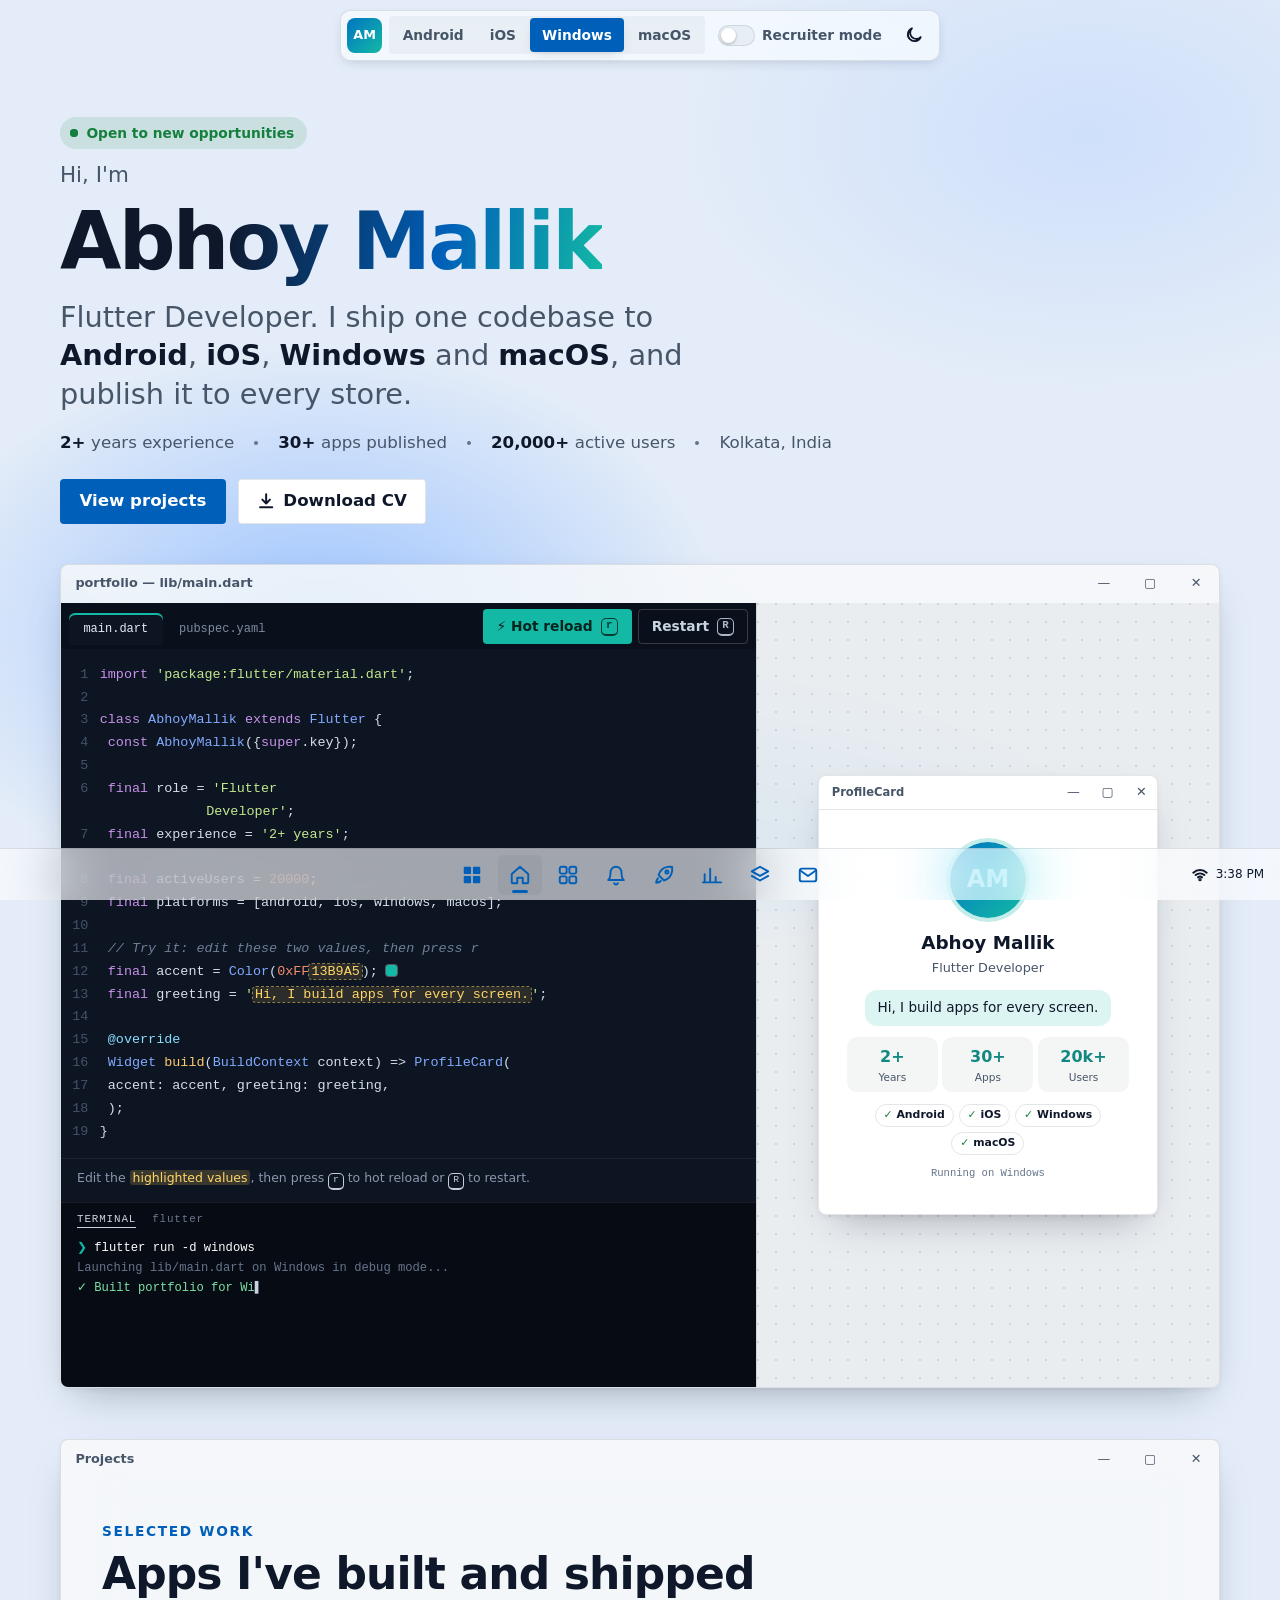
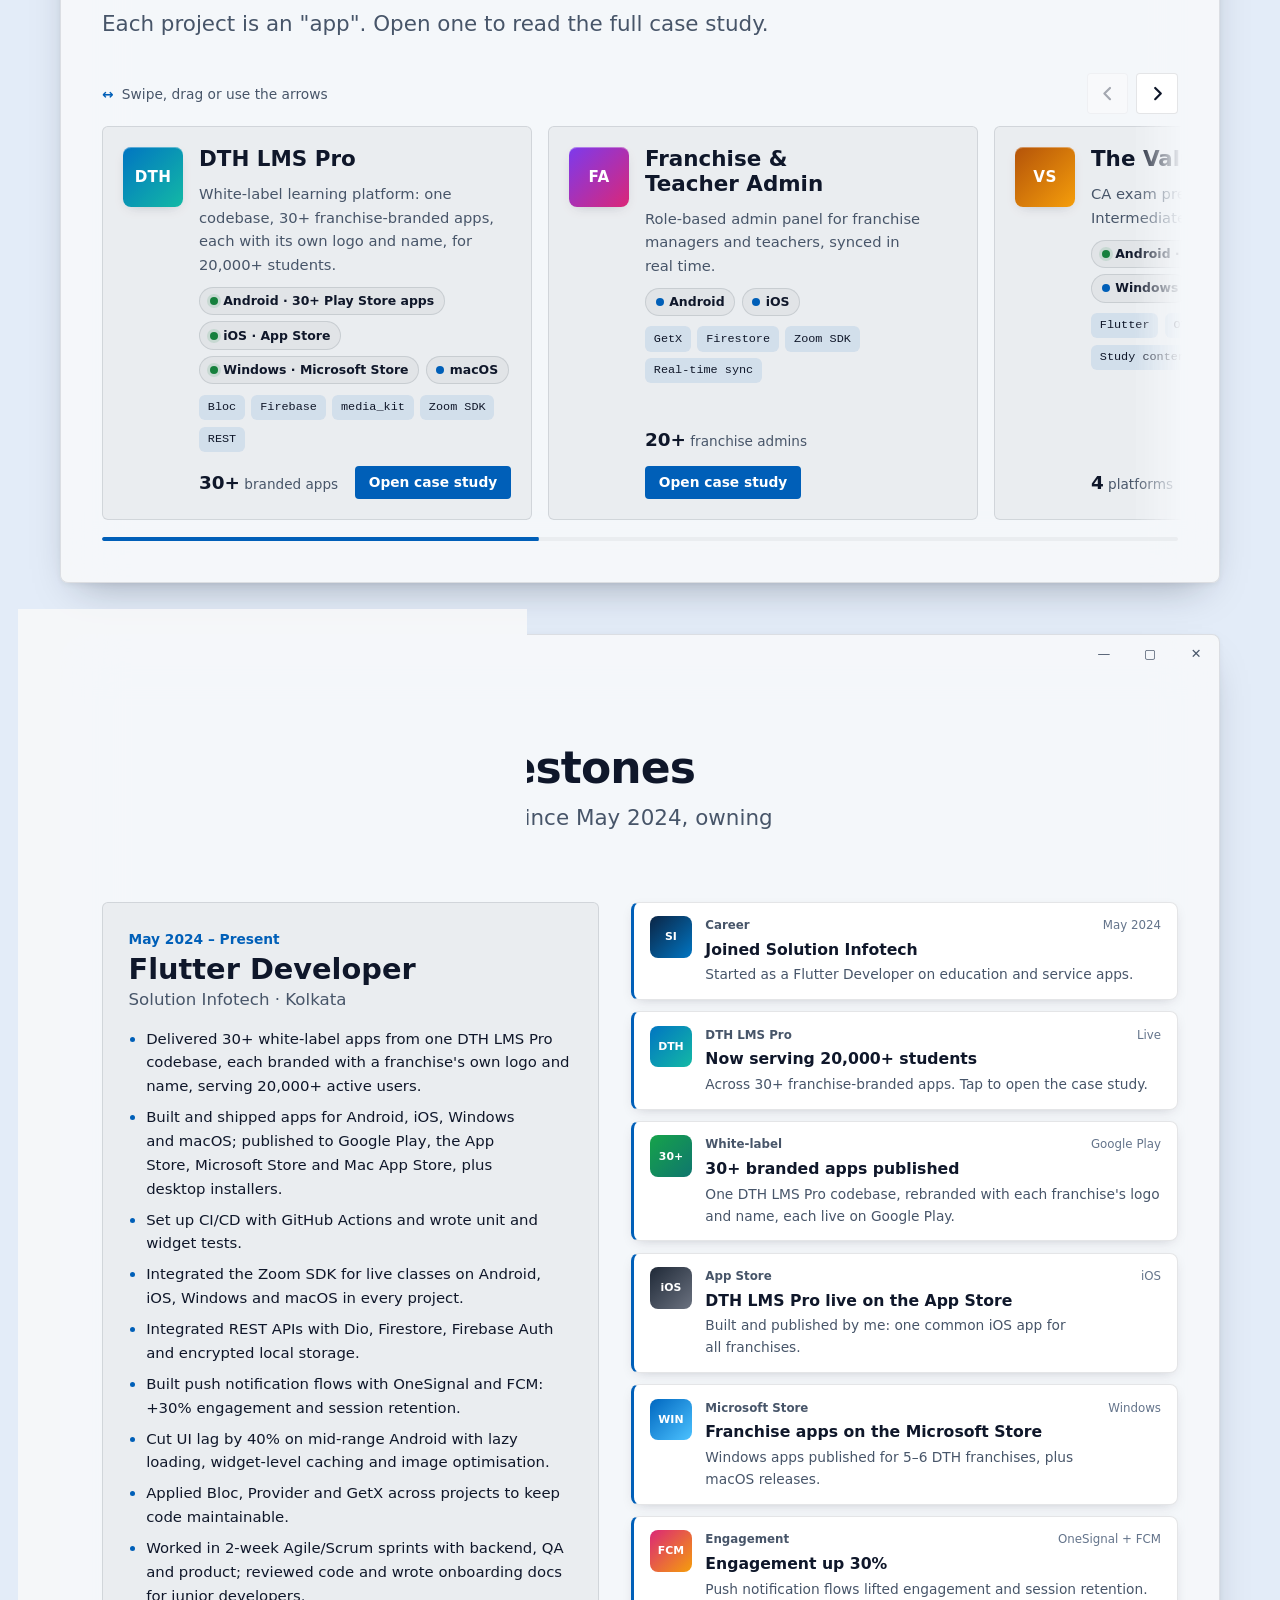
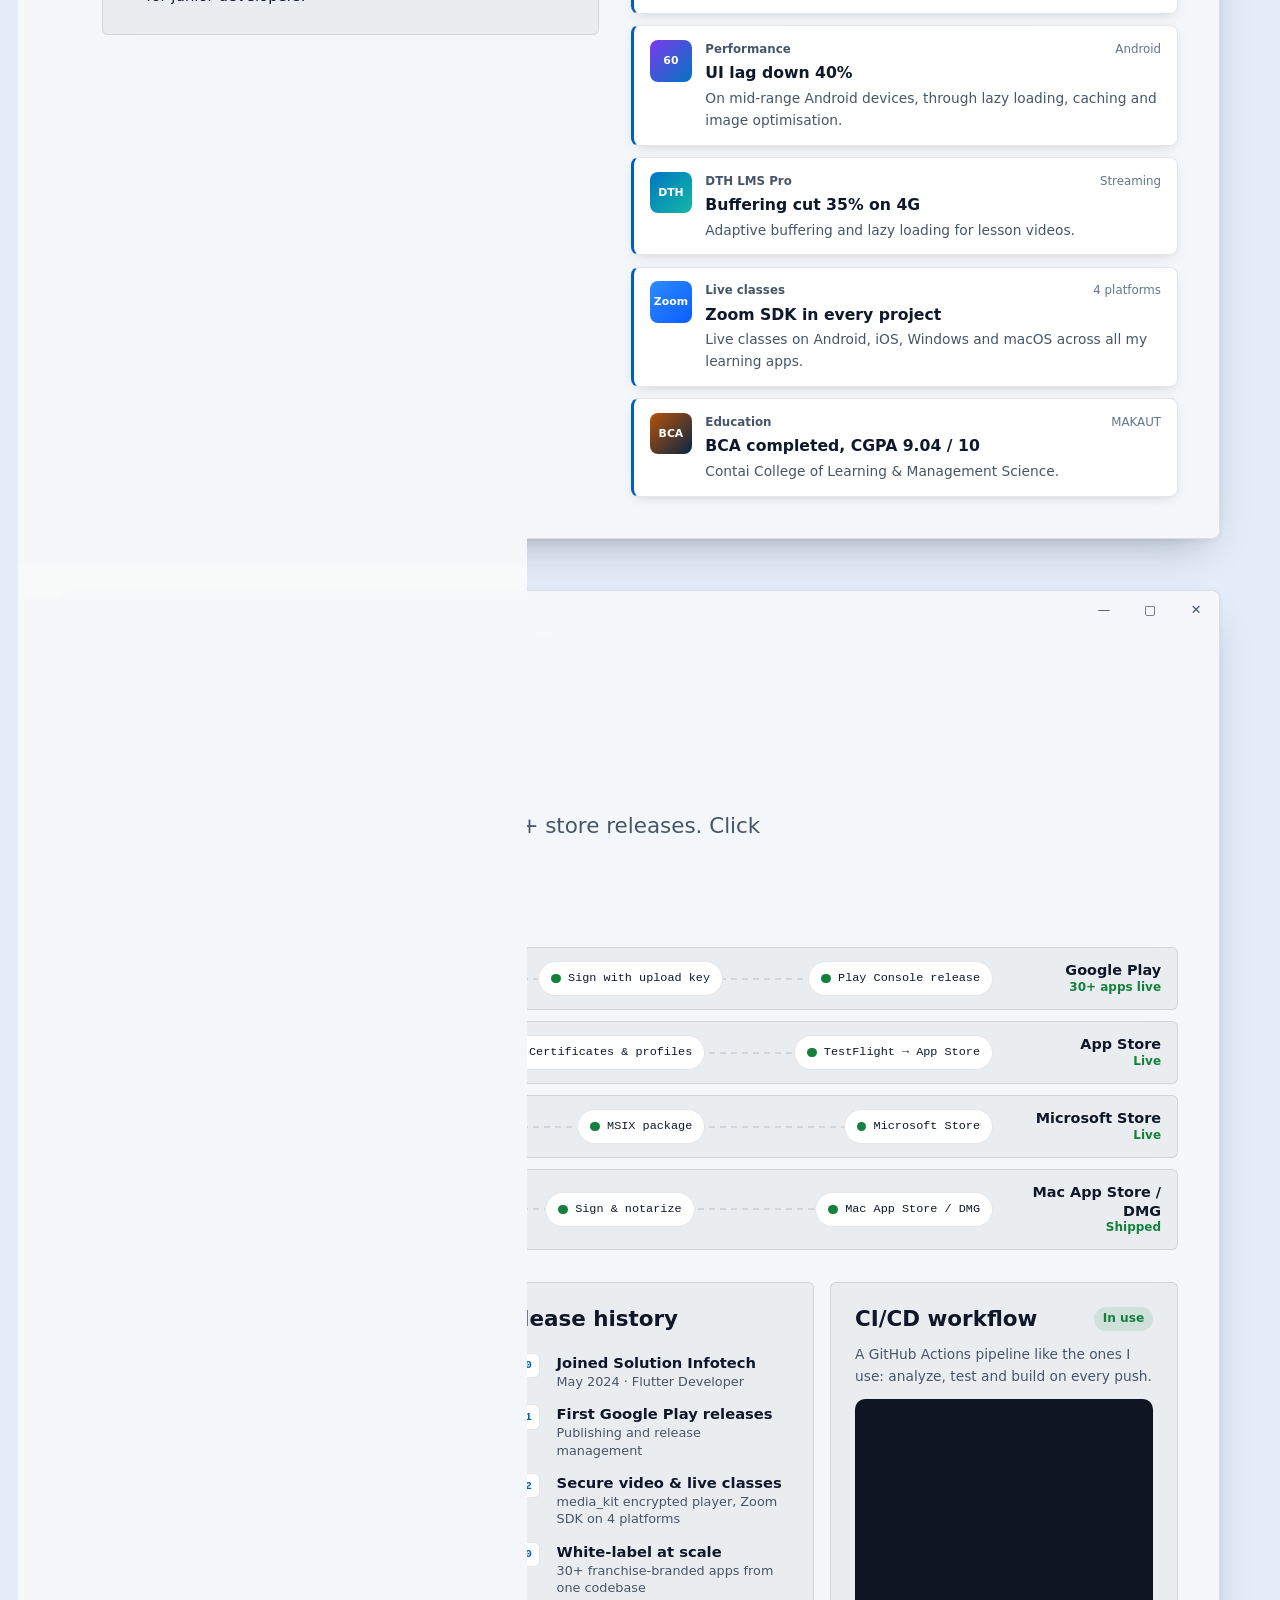
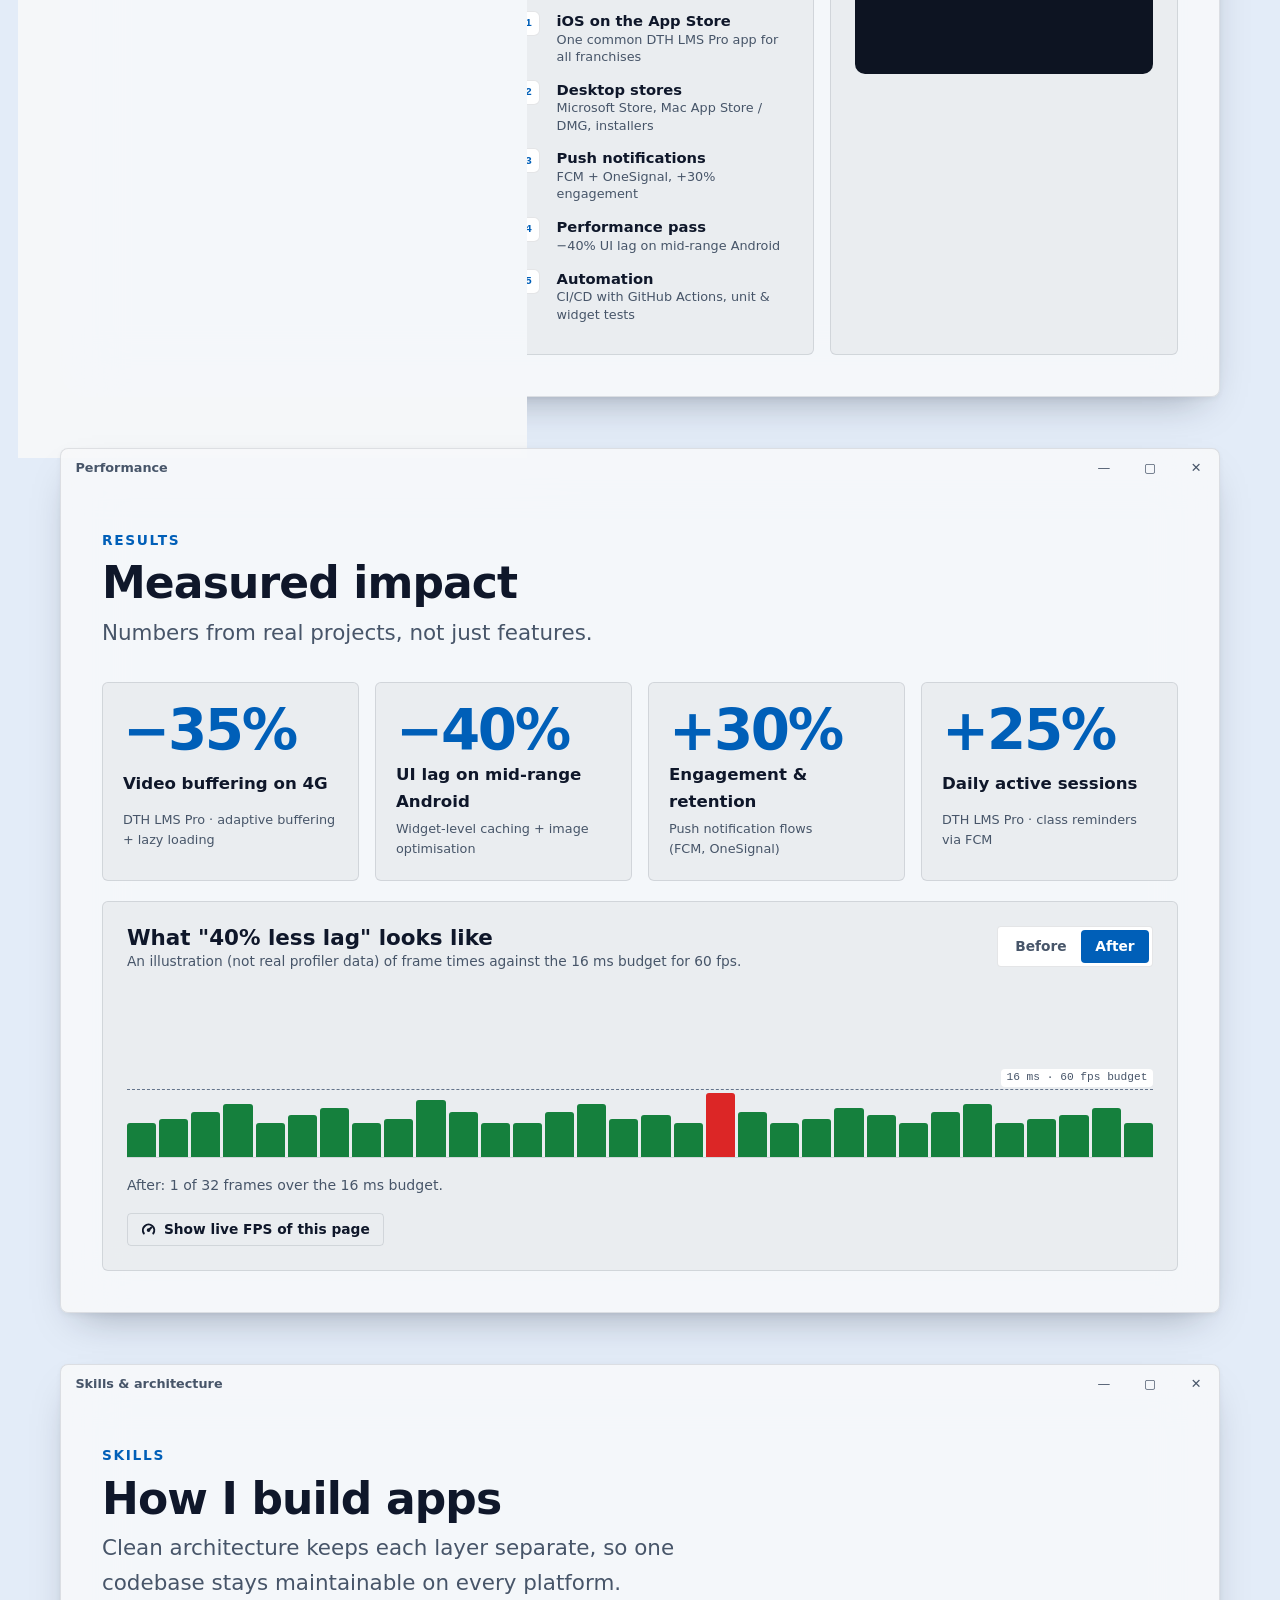
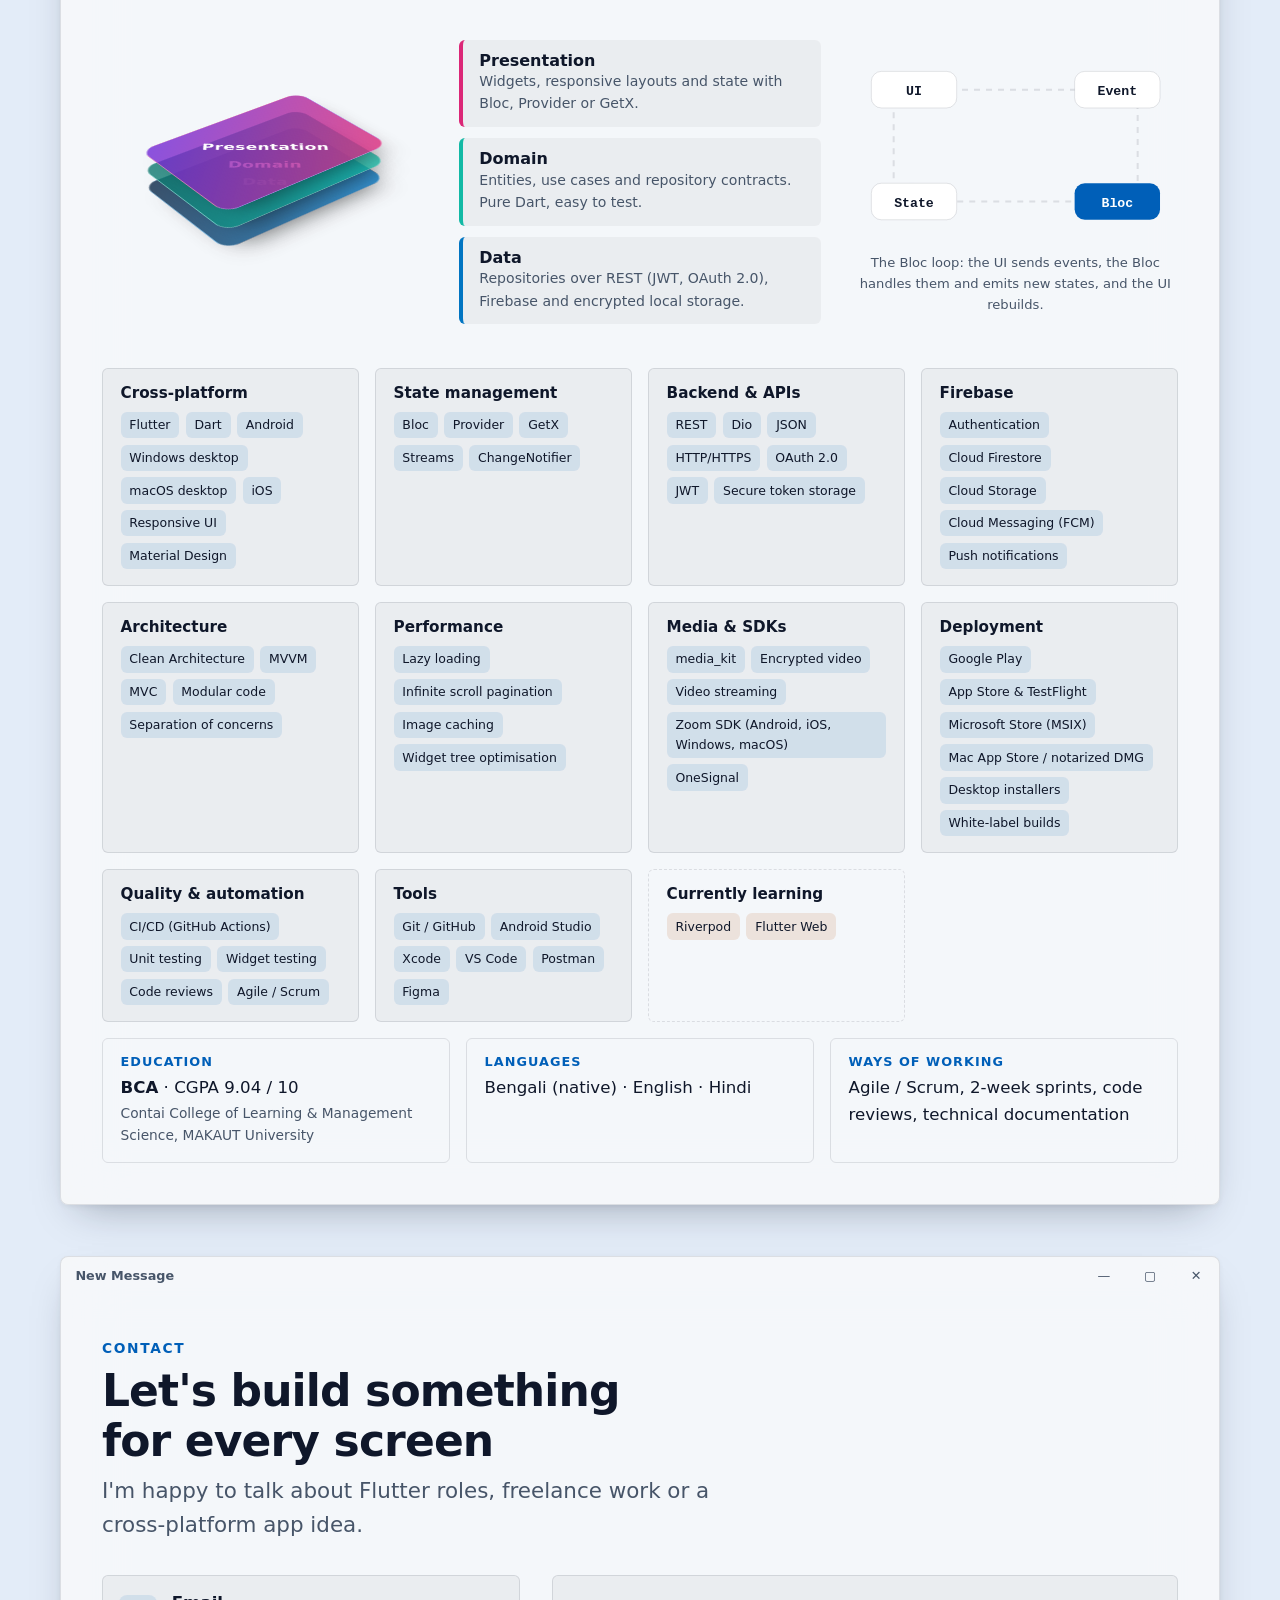
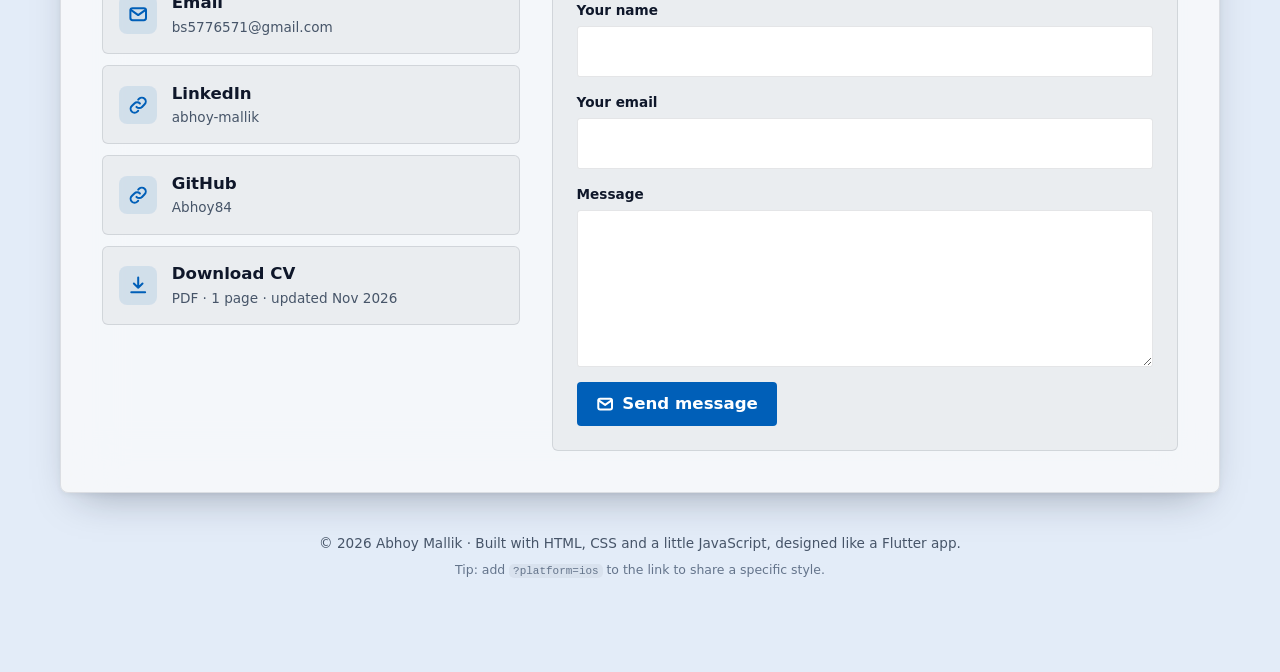
<file: index.html>
<!DOCTYPE html>
<html lang="en">

<head>
  <meta charset="utf-8">
  <meta name="viewport" content="width=device-width, initial-scale=1, viewport-fit=cover">
  <title>Abhoy Mallik · Flutter Developer (Android, iOS, Windows &amp; macOS)</title>
  <meta name="description"
    content="Flutter developer in Kolkata shipping 35+ white-label apps to Google Play, the App Store, Microsoft Store and macOS for 20,000+ active users. Bloc, GetX, Firebase, CI/CD and clean architecture.">
  <meta name="author" content="Abhoy Mallik">
  <meta name="theme-color" content="#0B2545">
  <link rel="icon" href="assets/icons/favicon.svg" type="image/svg+xml">

  <!-- Social sharing preview (LinkedIn, WhatsApp, X) -->
  <meta property="og:type" content="website">
  <meta property="og:title" content="Abhoy Mallik · Flutter Developer">
  <meta property="og:description"
    content="One codebase, four platforms, 30+ branded apps. Flutter apps on Google Play, the App Store, Microsoft Store and macOS for 20,000+ users.">
  <meta property="og:url" content="https://abhoy84.github.io/">
  <link rel="canonical" href="https://abhoy84.github.io/">
  <!-- TODO: add <meta property="og:image" content="https://abhoy84.github.io/assets/img/og-image.png"> (1200x630 screenshot) -->
  <meta name="twitter:card" content="summary_large_image">

  <script type="application/ld+json">
{
  "@context": "https://schema.org",
  "@type": "Person",
  "name": "Abhoy Mallik",
  "jobTitle": "Flutter Developer",
  "worksFor": { "@type": "Organization", "name": "Solution Infotech" },
  "address": { "@type": "PostalAddress", "addressLocality": "Kolkata", "addressCountry": "IN" },
  "alumniOf": "MAKAUT University",
  "knowsAbout": ["Flutter", "Dart", "Firebase", "Bloc", "GetX", "Dio", "Clean Architecture", "CI/CD", "Android", "iOS", "Windows", "macOS"],
  "url": "https://abhoy84.github.io/",
  "sameAs": ["https://www.linkedin.com/in/abhoy-mallik-4588842b8", "https://github.com/Abhoy84"]
}
</script>

  <!-- Set platform, theme and recruiter mode before first paint (no flash) -->
  <script>
    (function () {
      var d = document.documentElement, P = ['android', 'ios', 'windows', 'macos'], p, t, r;
      try { p = new URLSearchParams(location.search).get('platform'); } catch (e) { }
      try {
        if (P.indexOf(p) < 0) p = localStorage.getItem('platform');
        t = localStorage.getItem('theme');
        r = localStorage.getItem('recruiter');
      } catch (e) { }
      if (P.indexOf(p) < 0) {
        var u = navigator.userAgent;
        p = /iPhone|iPad|iPod/.test(u) ? 'ios' : /Android/.test(u) ? 'android' : /Mac/.test(u) ? 'macos' : 'windows';
      }
      if (t !== 'light' && t !== 'dark') t = matchMedia('(prefers-color-scheme: dark)').matches ? 'dark' : 'light';
      d.setAttribute('data-platform', p);
      d.setAttribute('data-theme', t);
      if (r === '1') d.setAttribute('data-recruiter', '');
      d.className += ' js';
    })();
  </script>

  <link rel="stylesheet" href="css/tokens.css?v=2">
  <link rel="stylesheet" href="css/base.css?v=2">
  <link rel="stylesheet" href="css/platforms.css?v=2">
  <link rel="stylesheet" href="css/sections.css?v=2">
  <link rel="stylesheet" href="css/recruiter.css?v=2">

  <script src="js/platform-switch.js?v=2" defer></script>
  <script src="js/hot-reload.js?v=2" defer></script>
  <script src="js/main.js?v=2" defer></script>
</head>

<body>
  <a class="skip-link" href="#main">Skip to content</a>

  <!-- ============ Icon sprite ============ -->
  <svg class="sprite" aria-hidden="true" xmlns="http://www.w3.org/2000/svg">
    <symbol id="i-home" viewBox="0 0 24 24">
      <path d="M3 11l9-8 9 8v9a1 1 0 0 1-1 1h-5v-6H9v6H4a1 1 0 0 1-1-1z" />
    </symbol>
    <symbol id="i-grid" viewBox="0 0 24 24">
      <rect x="3" y="3" width="7.5" height="7.5" rx="2" />
      <rect x="13.5" y="3" width="7.5" height="7.5" rx="2" />
      <rect x="3" y="13.5" width="7.5" height="7.5" rx="2" />
      <rect x="13.5" y="13.5" width="7.5" height="7.5" rx="2" />
    </symbol>
    <symbol id="i-bell" viewBox="0 0 24 24">
      <path d="M6 9a6 6 0 1 1 12 0c0 6.5 2.5 8.5 2.5 8.5h-17S6 15.5 6 9z" />
      <path d="M10 21a2.2 2.2 0 0 0 4 0" />
    </symbol>
    <symbol id="i-rocket" viewBox="0 0 24 24">
      <path d="M5.5 15.5c-1.6 1.6-2 5-2 5s3.4-.4 5-2" />
      <path d="M9 15l-2.9-2.9C7.4 7.6 11 4 16 3.2c1.3-.2 3.3-.2 4.8 0 .2 1.5.2 3.5 0 4.8C20 13 16.4 16.6 12 18z" />
      <circle cx="15.2" cy="8.8" r="1.7" />
    </symbol>
    <symbol id="i-chart" viewBox="0 0 24 24">
      <path d="M4 20V11M10 20V5M16 20v-6M22 20H2" />
    </symbol>
    <symbol id="i-layers" viewBox="0 0 24 24">
      <path d="M12 3l9 5-9 5-9-5z" />
      <path d="M3 13l9 5 9-5" />
    </symbol>
    <symbol id="i-mail" viewBox="0 0 24 24">
      <rect x="3" y="5" width="18" height="14" rx="2.5" />
      <path d="M3.5 7l8.5 6 8.5-6" />
    </symbol>
    <symbol id="i-moon" viewBox="0 0 24 24">
      <path d="M20 14.5A8 8 0 1 1 9.5 4a6.5 6.5 0 0 0 10.5 10.5z" />
    </symbol>
    <symbol id="i-sun" viewBox="0 0 24 24">
      <circle cx="12" cy="12" r="4" />
      <path d="M12 2v2M12 20v2M4.9 4.9l1.4 1.4M17.7 17.7l1.4 1.4M2 12h2M20 12h2M4.9 19.1l1.4-1.4M17.7 6.3l1.4-1.4" />
    </symbol>
    <symbol id="i-download" viewBox="0 0 24 24">
      <path d="M12 3v12M7 10l5 5 5-5M4 20h16" />
    </symbol>
    <symbol id="i-link" viewBox="0 0 24 24">
      <path d="M10 14a4.5 4.5 0 0 0 6.4 0l3-3a4.5 4.5 0 0 0-6.4-6.4l-1 1" />
      <path d="M14 10a4.5 4.5 0 0 0-6.4 0l-3 3a4.5 4.5 0 0 0 6.4 6.4l1-1" />
    </symbol>
    <symbol id="i-start" viewBox="0 0 24 24">
      <rect x="3" y="3" width="8" height="8" rx="1.2" />
      <rect x="13" y="3" width="8" height="8" rx="1.2" />
      <rect x="3" y="13" width="8" height="8" rx="1.2" />
      <rect x="13" y="13" width="8" height="8" rx="1.2" />
    </symbol>
    <symbol id="i-wifi" viewBox="0 0 24 24">
      <path d="M2 8.5a15 15 0 0 1 20 0M5.5 12a10 10 0 0 1 13 0M9 15.5a5 5 0 0 1 6 0" />
      <circle cx="12" cy="19" r="1" />
    </symbol>
    <symbol id="i-battery" viewBox="0 0 28 24">
      <rect x="1.5" y="6" width="22" height="12" rx="3.5" />
      <rect x="4" y="8.5" width="15" height="7" rx="1.5" class="fill" />
      <path d="M26 10v4" />
    </symbol>
    <symbol id="i-signal" viewBox="0 0 24 24">
      <path d="M4 20v-3M9 20v-6M14 20v-9M19 20V5" />
    </symbol>
    <symbol id="i-gauge" viewBox="0 0 24 24">
      <path d="M4.5 18a9 9 0 1 1 15 0" />
      <path d="M12 13l4-4" />
      <circle cx="12" cy="13" r="1.3" />
    </symbol>
    <symbol id="i-left" viewBox="0 0 24 24">
      <path d="M15 5l-7 7 7 7" />
    </symbol>
    <symbol id="i-right" viewBox="0 0 24 24">
      <path d="M9 5l7 7-7 7" />
    </symbol>
    <symbol id="i-close" viewBox="0 0 24 24">
      <path d="M6 6l12 12M18 6L6 18" />
    </symbol>
  </svg>

  <!-- ============ System bar (decorative, changes per platform) ============ -->
  <div class="sysbar" aria-hidden="true" style="view-transition-name: sysbar">
    <div class="sysbar__left">
      <span class="only-phone" data-clock="short">9:41</span>
      <span class="only-mac sysbar__logo">&#9670;</span>
      <span class="only-mac sysbar__app">Portfolio</span>
      <span class="only-mac sysbar__menu">File</span>
      <span class="only-mac sysbar__menu">Edit</span>
      <span class="only-mac sysbar__menu">View</span>
      <span class="only-mac sysbar__menu">Window</span>
      <span class="only-mac sysbar__menu">Help</span>
    </div>
    <div class="sysbar__right">
      <svg class="only-phone">
        <use href="#i-signal" />
      </svg>
      <svg>
        <use href="#i-wifi" />
      </svg>
      <svg class="sysbar__battery">
        <use href="#i-battery" />
      </svg>
      <span class="only-mac" data-clock="long"></span>
    </div>
  </div>

  <!-- iOS Dynamic Island (interactive) -->
  <button class="island only-ios" type="button" aria-expanded="false" aria-controls="island-content"
    style="view-transition-name: island">
    <span class="sr-only">Show what I'm building right now</span>
    <span class="island__content" id="island-content">
      <span class="island__icon" aria-hidden="true">DTH</span>
      <span class="island__text">
        <strong>Shipping DTH LMS Pro</strong>
        <span>Android &#10003; &middot; iOS &#10003; &middot; Windows &#10003; &middot; macOS &#10003;</span>
      </span>
      <span class="island__ring" aria-hidden="true"></span>
    </span>
  </button>

  <!-- ============ Controls ============ -->
  <header class="controls" style="view-transition-name: controls">
    <a class="brand" href="#top" aria-label="Abhoy Mallik, back to top"><span class="brand__mark"
        aria-hidden="true">AM</span></a>

    <fieldset class="switcher">
      <legend class="sr-only">Choose a platform style for this portfolio</legend>
      <label><input type="radio" name="platform" value="android"><span>Android</span></label>
      <label><input type="radio" name="platform" value="ios"><span>iOS</span></label>
      <label><input type="radio" name="platform" value="windows"><span>Windows</span></label>
      <label><input type="radio" name="platform" value="macos"><span>macOS</span></label>
    </fieldset>

    <label class="toggle" title="Recruiter mode: a clean, printable one-page view">
      <input type="checkbox" id="recruiter" role="switch">
      <span class="toggle__track" aria-hidden="true"></span>
      <span class="toggle__label">Recruiter<span class="hide-sm"> mode</span></span>
    </label>

    <button class="icon-btn" id="theme-toggle" type="button" aria-label="Switch to dark theme">
      <svg aria-hidden="true">
        <use href="#i-moon" />
      </svg>
    </button>
  </header>

  <main id="main">

    <!-- Recruiter mode banner -->
    <aside class="recruiter-note" aria-label="Recruiter mode">
      <p><strong>Recruiter mode:</strong> a clean one-page view with no effects.</p>
      <div class="recruiter-note__actions">
        <a class="btn btn--primary btn--sm" href="assets/cv/Abhoy_Mallik_CV.pdf" download>
          <svg aria-hidden="true">
            <use href="#i-download" />
          </svg> Download CV (PDF)</a>
        <button class="btn btn--sm" type="button" data-print>Print this page</button>
      </div>
    </aside>

    <!-- ===================== HERO ===================== -->
    <section class="hero" id="top" aria-labelledby="hero-title">
      <div class="hero__intro">
        <!-- TODO: remove this badge if you are not looking for a new role -->
        <p class="status-badge"><span class="pulse" aria-hidden="true"></span> Open to new opportunities</p>
        <p class="hero__hello">Hi, I'm</p>
        <h1 id="hero-title">Abhoy Mallik</h1>
        <p class="hero__role">Flutter Developer. I ship one codebase to <strong>Android</strong>, <strong>iOS</strong>,
          <strong>Windows</strong> and <strong>macOS</strong>, and publish it to every store.</p>
        <ul class="hero__facts" role="list">
          <li><strong>2+</strong> years experience</li>
          <li><strong>30+</strong> apps published</li>
          <li><strong>20,000+</strong> active users</li>
          <li>Kolkata, India</li>
        </ul>
        <div class="hero__cta">
          <a class="btn btn--primary" href="#projects">View projects</a>
          <a class="btn" href="assets/cv/Abhoy_Mallik_CV.pdf" download>
            <svg aria-hidden="true">
              <use href="#i-download" />
            </svg> Download CV</a>
        </div>
      </div>

      <div class="window ide" style="view-transition-name: ide">
        <div class="window__bar" aria-hidden="true">
          <span class="lights only-mac"><i></i><i></i><i></i></span>
          <span class="window__label">portfolio &mdash; lib/main.dart</span>
          <span class="winctl only-win"><i>&#8212;</i><i>&#9634;</i><i>&#10005;</i></span>
        </div>

        <div class="ide__grid">
          <div class="editor">
            <div class="editor__tabs">
              <span class="editor__tab is-active" aria-hidden="true">main.dart</span>
              <span class="editor__tab" aria-hidden="true">pubspec.yaml</span>
              <div class="editor__actions">
                <button class="btn btn--sm btn--accent" id="hot-reload" type="button">&#9889; Hot reload
                  <kbd>r</kbd></button>
                <button class="btn btn--sm btn--ghost" id="hot-restart" type="button">Restart <kbd>R</kbd></button>
              </div>
            </div>
            <div class="code" role="group" aria-label="Dart code describing me. Two values are editable.">
              <div class="line"><span class="tk-kw">import</span> <span
                  class="tk-str">'package:flutter/material.dart'</span>;</div>
              <div class="line"> </div>
              <div class="line"><span class="tk-kw">class</span> <span class="tk-ty">AbhoyMallik</span> <span
                  class="tk-kw">extends</span> <span class="tk-ty">Flutter</span> {</div>
              <div class="line"> <span class="tk-kw">const</span> <span class="tk-ty">AbhoyMallik</span>({<span
                  class="tk-kw">super</span>.key});</div>
              <div class="line"> </div>
              <div class="line"> <span class="tk-kw">final</span> role = <span class="tk-str">'Flutter
                  Developer'</span>;</div>
              <div class="line"> <span class="tk-kw">final</span> experience = <span class="tk-str">'2+ years'</span>;
              </div>
              <div class="line"> <span class="tk-kw">final</span> activeUsers = <span class="tk-num">20000</span>;</div>
              <div class="line"> <span class="tk-kw">final</span> platforms = [android, ios, windows, macos];</div>
              <div class="line"> </div>
              <div class="line"> <span class="tk-cm">// Try it: edit these two values, then press r</span></div>
              <div class="line"> <span class="tk-kw">final</span> accent = <span class="tk-ty">Color</span>(<span
                  class="tk-num">0xFF<span class="editable" data-edit="accent" contenteditable="true" spellcheck="false"
                    role="textbox" aria-label="Accent colour, six-digit hex">13B9A5</span></span>);<span class="swatch"
                  id="swatch" aria-hidden="true"></span></div>
              <div class="line"> <span class="tk-kw">final</span> greeting = <span class="tk-str">'<span
                    class="editable" data-edit="greeting" contenteditable="true" spellcheck="false" role="textbox"
                    aria-label="Greeting text">Hi, I build apps for every screen.</span>'</span>;</div>
              <div class="line"> </div>
              <div class="line"> <span class="tk-an">@override</span></div>
              <div class="line"> <span class="tk-ty">Widget</span> <span class="tk-fn">build</span>(<span
                  class="tk-ty">BuildContext</span> context) =&gt; <span class="tk-ty">ProfileCard</span>(</div>
              <div class="line"> accent: accent, greeting: greeting,</div>
              <div class="line"> );</div>
              <div class="line">}</div>
            </div>
            <p class="editor__hint">Edit the <mark>highlighted values</mark>, then press <kbd>r</kbd> to hot reload or
              <kbd>R</kbd> to restart.</p>
          </div>

          <div class="preview">
            <div class="device" style="view-transition-name: device">
              <div class="device__notch" aria-hidden="true"></div>
              <div class="device__bar" aria-hidden="true">
                <span class="lights only-mac"><i></i><i></i><i></i></span>
                <span>ProfileCard</span>
                <span class="winctl only-win"><i>&#8212;</i><i>&#9634;</i><i>&#10005;</i></span>
              </div>
              <div class="device__screen">
                <article class="profile-card" id="profile-card" aria-label="Live preview of the profile card">
                  <div class="profile-card__avatar" aria-hidden="true">AM</div>
                  <p class="profile-card__name">Abhoy Mallik</p>
                  <p class="profile-card__role">Flutter Developer</p>
                  <p class="profile-card__greeting" id="greeting">Hi, I build apps for every screen.</p>
                  <ul class="profile-card__stats" role="list">
                    <li><b>2+</b><span>Years</span></li>
                    <li><b>30+</b><span>Apps</span></li>
                    <li><b>20k+</b><span>Users</span></li>
                  </ul>
                  <ul class="profile-card__platforms" role="list" aria-label="Platforms">
                    <li class="ok">Android</li>
                    <li class="ok">iOS</li>
                    <li class="ok">Windows</li>
                    <li class="ok">macOS</li>
                  </ul>
                  <p class="profile-card__device" data-device-name>Running on Windows</p>
                </article>
              </div>
            </div>
          </div>

          <div class="terminal" aria-hidden="true">
            <div class="terminal__head"><span>TERMINAL</span><span>flutter</span></div>
            <div class="terminal__body" id="terminal"></div>
          </div>
        </div>
      </div>
    </section>

    <!-- ===================== PROJECTS ===================== -->
    <section class="window section" id="projects" aria-labelledby="projects-title"
      style="view-transition-name: w-projects">
      <div class="window__bar" aria-hidden="true">
        <span class="lights only-mac"><i></i><i></i><i></i></span>
        <span class="window__label">Projects</span>
        <span class="winctl only-win"><i>&#8212;</i><i>&#9634;</i><i>&#10005;</i></span>
      </div>
      <div class="window__body">
        <header class="section-head">
          <p class="eyebrow">Selected work</p>
          <h2 id="projects-title">Apps I've built and shipped</h2>
          <p class="section-lead">Each project is an "app". Open one to read the full case study.</p>
        </header>

        <div class="carousel" data-carousel>
          <div class="carousel__bar">
            <p class="carousel__hint"><span aria-hidden="true">&#8596;</span> Swipe, drag or use the arrows</p>
            <div class="carousel__nav">
              <button class="carousel__btn" type="button" data-dir="-1" aria-label="Previous project"><svg
                  aria-hidden="true">
                  <use href="#i-left" />
                </svg></button>
              <button class="carousel__btn" type="button" data-dir="1" aria-label="Next project"><svg
                  aria-hidden="true">
                  <use href="#i-right" />
                </svg></button>
            </div>
          </div>
          <div class="apps" tabindex="0" role="region" aria-label="Projects. Scroll sideways to see more.">
            <article class="app-card" style="--app: linear-gradient(135deg,#0175C2,#13B9A5)">
              <div class="app-card__layout">
                <div class="app-icon" aria-hidden="true">DTH</div>
                <div class="app-card__body">
                  <h3>DTH LMS Pro</h3>
                  <p>White-label learning platform: one codebase, 30+ franchise-branded apps, each with its own logo and
                    name, for 20,000+ students.</p>
                  <ul class="badges" role="list" aria-label="Platforms">
                    <li class="badge badge--live">Android &middot; 30+ Play Store apps</li>
                    <li class="badge badge--live">iOS &middot; App Store</li>
                    <li class="badge badge--live">Windows &middot; Microsoft Store</li>
                    <li class="badge badge--ok">macOS</li>
                  </ul>
                  <ul class="pills" role="list" aria-label="Tech stack">
                    <li>Bloc</li>
                    <li>Firebase</li>
                    <li>media_kit</li>
                    <li>Zoom SDK</li>
                    <li>REST</li>
                  </ul>
                  <div class="app-card__foot">
                    <p class="app-card__metric"><strong>30+</strong> branded apps</p>
                    <button class="btn btn--accent btn--sm" type="button" data-open="case-dth">Open case study</button>
                  </div>
                </div>
              </div>
            </article>

            <article class="app-card" style="--app: linear-gradient(135deg,#7C3AED,#DB2777)">
              <div class="app-card__layout">
                <div class="app-icon" aria-hidden="true">FA</div>
                <div class="app-card__body">
                  <h3>Franchise &amp; Teacher Admin</h3>
                  <p>Role-based admin panel for franchise managers and teachers, synced in real time.</p>
                  <ul class="badges" role="list" aria-label="Platforms">
                    <li class="badge badge--ok">Android</li>
                    <li class="badge badge--ok">iOS</li>
                  </ul>
                  <ul class="pills" role="list" aria-label="Tech stack">
                    <li>GetX</li>
                    <li>Firestore</li>
                    <li>Zoom SDK</li>
                    <li>Real-time sync</li>
                  </ul>
                  <div class="app-card__foot">
                    <p class="app-card__metric"><strong>20+</strong> franchise admins</p>
                    <button class="btn btn--accent btn--sm" type="button" data-open="case-admin">Open case
                      study</button>
                  </div>
                </div>
              </div>
            </article>

            <article class="app-card" style="--app: linear-gradient(135deg,#B45309,#F59E0B)">
              <div class="app-card__layout">
                <div class="app-icon" aria-hidden="true">VS</div>
                <div class="app-card__body">
                  <h3>The Valuation School</h3>
                  <p>CA exam preparation app for Foundation, Intermediate and Final students.</p>
                  <ul class="badges" role="list" aria-label="Platforms">
                    <li class="badge badge--live">Android &middot; Google Play</li>
                    <li class="badge badge--ok">iOS</li>
                    <li class="badge badge--ok">Windows</li>
                    <li class="badge badge--ok">macOS</li>
                  </ul>
                  <ul class="pills" role="list" aria-label="Tech stack">
                    <li>Flutter</li>
                    <li>OTP sign-in</li>
                    <li>Zoom SDK</li>
                    <li>Study content</li>
                  </ul>
                  <div class="app-card__foot">
                    <p class="app-card__metric"><strong>4</strong> platforms</p>
                    <button class="btn btn--accent btn--sm" type="button" data-open="case-vs">Open case study</button>
                  </div>
                </div>
              </div>
            </article>

            <article class="app-card" style="--app: linear-gradient(135deg,#BE123C,#F97316)">
              <div class="app-card__layout">
                <div class="app-icon" aria-hidden="true">AB</div>
                <div class="app-card__body">
                  <h3>Ashwini Bajaj</h3>
                  <p>Private learning app for Ashwini Bajaj's students, shared directly with them instead of public app
                    stores.</p>
                  <ul class="badges" role="list" aria-label="Platforms">
                    <li class="badge badge--ok">Android</li>
                    <li class="badge badge--ok">iOS</li>
                    <li class="badge badge--ok">Windows</li>
                    <li class="badge badge--ok">macOS</li>
                    <li class="badge badge--team">Private distribution</li>
                  </ul>
                  <ul class="pills" role="list" aria-label="Tech stack">
                    <li>Flutter</li>
                    <li>OTP sign-in</li>
                    <li>Zoom SDK</li>
                    <li>Study content</li>
                  </ul>
                  <div class="app-card__foot">
                    <p class="app-card__metric"><strong>4</strong> platforms</p>
                    <button class="btn btn--accent btn--sm" type="button" data-open="case-ab">Open case study</button>
                  </div>
                </div>
              </div>
            </article>

            <article class="app-card" style="--app: linear-gradient(135deg,#0F766E,#0B2545)">
              <div class="app-card__layout">
                <div class="app-icon" aria-hidden="true">P2T</div>
                <div class="app-card__body">
                  <h3>Peaks2Tails</h3>
                  <p>Learning app for a financial risk modelling and quantitative finance training provider.</p>
                  <ul class="badges" role="list" aria-label="Platforms">
                    <li class="badge badge--ok">Android</li>
                    <li class="badge badge--ok">iOS</li>
                    <li class="badge badge--ok">Windows</li>
                    <li class="badge badge--ok">macOS</li>
                  </ul>
                  <ul class="pills" role="list" aria-label="Tech stack">
                    <li>Flutter</li>
                    <li>Dart</li>
                    <li>Zoom SDK</li>
                  </ul>
                  <div class="app-card__foot">
                    <p class="app-card__metric"><strong>4</strong> platforms</p>
                    <button class="btn btn--accent btn--sm" type="button" data-open="case-p2t">Open case study</button>
                  </div>
                </div>
              </div>
            </article>

            <article class="app-card" style="--app: linear-gradient(135deg,#312E81,#B45309)">
              <div class="app-card__layout">
                <div class="app-icon" aria-hidden="true">GV</div>
                <div class="app-card__body">
                  <h3>Grahavani</h3>
                  <p>Vedic astrology app: generate a Kundli from birth details, read the charts and ask an AI astrologer
                    about your own chart. Personal open-source project.</p>
                  <ul class="badges" role="list" aria-label="Platforms">
                    <li class="badge badge--ok">Android</li>
                    <li class="badge badge--team">Open source</li>
                  </ul>
                  <ul class="pills" role="list" aria-label="Tech stack">
                    <li>Flutter</li>
                    <li>Riverpod</li>
                    <li>Gemini AI</li>
                    <li>Firebase</li>
                    <li>Hive</li>
                  </ul>
                  <div class="app-card__foot">
                    <p class="app-card__metric"><strong>Offline</strong> Kundli engine</p>
                    <button class="btn btn--accent btn--sm" type="button" data-open="case-gv">Open case study</button>
                  </div>
                </div>
              </div>
            </article>
          </div>
          <div class="carousel__progress" aria-hidden="true"><span></span></div>
        </div>
      </div>
    </section>

    <!-- ===================== EXPERIENCE ===================== -->
    <section class="window section" id="experience" aria-labelledby="experience-title"
      style="view-transition-name: w-experience">
      <div class="window__bar" aria-hidden="true">
        <span class="lights only-mac"><i></i><i></i><i></i></span>
        <span class="window__label">Experience</span>
        <span class="winctl only-win"><i>&#8212;</i><i>&#9634;</i><i>&#10005;</i></span>
      </div>
      <div class="window__body">
        <header class="section-head">
          <p class="eyebrow">Experience</p>
          <h2 id="experience-title">Experience &amp; milestones</h2>
          <p class="section-lead">Flutter Developer at Solution Infotech since May 2024, owning apps from code to store
            release.</p>
        </header>

        <div class="xp-grid">
          <article class="role-card">
            <p class="role-card__dates">May 2024 &ndash; Present</p>
            <h3>Flutter Developer</h3>
            <p class="role-card__company">Solution Infotech &middot; Kolkata</p>
            <ul>
              <li>Delivered 30+ white-label apps from one DTH LMS Pro codebase, each branded with a franchise's own logo
                and name, serving 20,000+ active users.</li>
              <li>Built and shipped apps for Android, iOS, Windows and macOS; published to Google Play, the App Store,
                Microsoft Store and Mac App Store, plus desktop installers.</li>
              <li>Set up CI/CD with GitHub Actions and wrote unit and widget tests.</li>
              <li>Integrated the Zoom SDK for live classes on Android, iOS, Windows and macOS in every project.</li>
              <li>Integrated REST APIs with Dio, Firestore, Firebase Auth and encrypted local storage.</li>
              <li>Built push notification flows with OneSignal and FCM: +30% engagement and session retention.</li>
              <li>Cut UI lag by 40% on mid-range Android with lazy loading, widget-level caching and image optimisation.
              </li>
              <li>Applied Bloc, Provider and GetX across projects to keep code maintainable.</li>
              <li>Worked in 2-week Agile/Scrum sprints with backend, QA and product; reviewed code and wrote onboarding
                docs for junior developers.</li>
            </ul>
          </article>

          <ol class="notifs" role="list">
            <li class="notif reveal">
              <div class="notif__inner" style="--app: linear-gradient(135deg,#0B2545,#0175C2)">
                <span class="notif__icon" aria-hidden="true">SI</span>
                <span class="notif__content">
                  <span class="notif__meta"><span class="notif__app">Career</span><time datetime="2024-05">May
                      2024</time></span>
                  <strong class="notif__title">Joined Solution Infotech</strong>
                  <span class="notif__text">Started as a Flutter Developer on education and service apps.</span>
                </span>
              </div>
            </li>
            <li class="notif reveal">
              <button class="notif__inner" type="button" data-open="case-dth"
                style="--app: linear-gradient(135deg,#0175C2,#13B9A5)">
                <span class="notif__icon" aria-hidden="true">DTH</span>
                <span class="notif__content">
                  <span class="notif__meta"><span class="notif__app">DTH LMS Pro</span><span>Live</span></span>
                  <strong class="notif__title">Now serving 20,000+ students</strong>
                  <span class="notif__text">Across 30+ franchise-branded apps. Tap to open the case study.</span>
                </span>
              </button>
            </li>
            <li class="notif reveal">
              <div class="notif__inner" style="--app: linear-gradient(135deg,#16A34A,#0F766E)">
                <span class="notif__icon" aria-hidden="true">30+</span>
                <span class="notif__content">
                  <span class="notif__meta"><span class="notif__app">White-label</span><span>Google Play</span></span>
                  <strong class="notif__title">30+ branded apps published</strong>
                  <span class="notif__text">One DTH LMS Pro codebase, rebranded with each franchise's logo and name,
                    each live on Google Play.</span>
                </span>
              </div>
            </li>
            <li class="notif reveal">
              <div class="notif__inner" style="--app: linear-gradient(135deg,#1f2937,#6b7280)">
                <span class="notif__icon" aria-hidden="true">iOS</span>
                <span class="notif__content">
                  <span class="notif__meta"><span class="notif__app">App Store</span><span>iOS</span></span>
                  <strong class="notif__title">DTH LMS Pro live on the App Store</strong>
                  <span class="notif__text">Built and published by me: one common iOS app for all franchises.</span>
                </span>
              </div>
            </li>
            <li class="notif reveal">
              <div class="notif__inner" style="--app: linear-gradient(135deg,#0067C0,#4CC2FF)">
                <span class="notif__icon" aria-hidden="true">WIN</span>
                <span class="notif__content">
                  <span class="notif__meta"><span class="notif__app">Microsoft Store</span><span>Windows</span></span>
                  <strong class="notif__title">Franchise apps on the Microsoft Store</strong>
                  <span class="notif__text">Windows apps published for 5&ndash;6 DTH franchises, plus macOS
                    releases.</span>
                </span>
              </div>
            </li>
            <li class="notif reveal">
              <div class="notif__inner" style="--app: linear-gradient(135deg,#DB2777,#F59E0B)">
                <span class="notif__icon" aria-hidden="true">FCM</span>
                <span class="notif__content">
                  <span class="notif__meta"><span class="notif__app">Engagement</span><span>OneSignal +
                      FCM</span></span>
                  <strong class="notif__title">Engagement up 30%</strong>
                  <span class="notif__text">Push notification flows lifted engagement and session retention.</span>
                </span>
              </div>
            </li>
            <li class="notif reveal">
              <div class="notif__inner" style="--app: linear-gradient(135deg,#7C3AED,#0175C2)">
                <span class="notif__icon" aria-hidden="true">60</span>
                <span class="notif__content">
                  <span class="notif__meta"><span class="notif__app">Performance</span><span>Android</span></span>
                  <strong class="notif__title">UI lag down 40%</strong>
                  <span class="notif__text">On mid-range Android devices, through lazy loading, caching and image
                    optimisation.</span>
                </span>
              </div>
            </li>
            <li class="notif reveal">
              <button class="notif__inner" type="button" data-open="case-dth"
                style="--app: linear-gradient(135deg,#0175C2,#13B9A5)">
                <span class="notif__icon" aria-hidden="true">DTH</span>
                <span class="notif__content">
                  <span class="notif__meta"><span class="notif__app">DTH LMS Pro</span><span>Streaming</span></span>
                  <strong class="notif__title">Buffering cut 35% on 4G</strong>
                  <span class="notif__text">Adaptive buffering and lazy loading for lesson videos.</span>
                </span>
              </button>
            </li>
            <li class="notif reveal">
              <div class="notif__inner" style="--app: linear-gradient(135deg,#2D8CFF,#0B5CFF)">
                <span class="notif__icon" aria-hidden="true">Zoom</span>
                <span class="notif__content">
                  <span class="notif__meta"><span class="notif__app">Live classes</span><span>4 platforms</span></span>
                  <strong class="notif__title">Zoom SDK in every project</strong>
                  <span class="notif__text">Live classes on Android, iOS, Windows and macOS across all my learning
                    apps.</span>
                </span>
              </div>
            </li>
            <li class="notif reveal">
              <div class="notif__inner" style="--app: linear-gradient(135deg,#B45309,#0B2545)">
                <span class="notif__icon" aria-hidden="true">BCA</span>
                <span class="notif__content">
                  <span class="notif__meta"><span class="notif__app">Education</span><span>MAKAUT</span></span>
                  <strong class="notif__title">BCA completed, CGPA 9.04 / 10</strong>
                  <span class="notif__text">Contai College of Learning &amp; Management Science.</span>
                </span>
              </div>
            </li>
          </ol>
        </div>
      </div>
    </section>

    <!-- ===================== DEPLOYMENT ===================== -->
    <section class="window section" id="deploy" aria-labelledby="deploy-title" style="view-transition-name: w-deploy">
      <div class="window__bar" aria-hidden="true">
        <span class="lights only-mac"><i></i><i></i><i></i></span>
        <span class="window__label">Release pipeline</span>
        <span class="winctl only-win"><i>&#8212;</i><i>&#9634;</i><i>&#10005;</i></span>
      </div>
      <div class="window__body">
        <header class="section-head">
          <p class="eyebrow">Deployment</p>
          <h2 id="deploy-title">From one <code>lib/</code> to four platforms</h2>
          <p class="section-lead">How one Flutter codebase becomes 30+ store releases. Click any stage to see what I
            handle there.</p>
        </header>

        <ul class="legend" role="list" aria-label="Status legend">
          <li><span class="dot dot--done" aria-hidden="true"></span> Every stage shipped by me</li>
        </ul>

        <div class="pipeline">
          <div class="track reveal">
            <div class="track__platform"><strong>Android</strong><span>lib/ &rarr;</span></div>
            <ol class="track__stages" role="list">
              <li><button class="stage stage--done" type="button" popovertarget="pop-a1">flutter build
                  appbundle</button></li>
              <li><button class="stage stage--done" type="button" popovertarget="pop-a2">Sign with upload key</button>
              </li>
              <li><button class="stage stage--done" type="button" popovertarget="pop-a3">Play Console release</button>
              </li>
            </ol>
            <div class="track__store"><strong>Google Play</strong><span class="ok">30+ apps live</span></div>
          </div>
          <div class="track reveal">
            <div class="track__platform"><strong>iOS</strong><span>lib/ &rarr;</span></div>
            <ol class="track__stages" role="list">
              <li><button class="stage stage--done" type="button" popovertarget="pop-i1">flutter build ipa</button></li>
              <li><button class="stage stage--done" type="button" popovertarget="pop-i2">Certificates &amp;
                  profiles</button></li>
              <li><button class="stage stage--done" type="button" popovertarget="pop-i3">TestFlight &rarr; App
                  Store</button></li>
            </ol>
            <div class="track__store"><strong>App Store</strong><span class="ok">Live</span></div>
          </div>
          <div class="track reveal">
            <div class="track__platform"><strong>Windows</strong><span>lib/ &rarr;</span></div>
            <ol class="track__stages" role="list">
              <li><button class="stage stage--done" type="button" popovertarget="pop-w1">flutter build windows</button>
              </li>
              <li><button class="stage stage--done" type="button" popovertarget="pop-w2">MSIX package</button></li>
              <li><button class="stage stage--done" type="button" popovertarget="pop-w3">Microsoft Store</button></li>
            </ol>
            <div class="track__store"><strong>Microsoft Store</strong><span class="ok">Live</span></div>
          </div>
          <div class="track reveal">
            <div class="track__platform"><strong>macOS</strong><span>lib/ &rarr;</span></div>
            <ol class="track__stages" role="list">
              <li><button class="stage stage--done" type="button" popovertarget="pop-m1">flutter build macos</button>
              </li>
              <li><button class="stage stage--done" type="button" popovertarget="pop-m2">Sign &amp; notarize</button>
              </li>
              <li><button class="stage stage--done" type="button" popovertarget="pop-m3">Mac App Store / DMG</button>
              </li>
            </ol>
            <div class="track__store"><strong>Mac App Store / DMG</strong><span class="ok">Shipped</span></div>
          </div>
        </div>

        <div class="deploy-grid">
          <div class="panel reveal">
            <h3>Platform matrix</h3>
            <div class="table-wrap">
              <table class="matrix">
                <caption class="sr-only">Which platforms each project shipped on</caption>
                <thead>
                  <tr>
                    <th scope="col">Project</th>
                    <th scope="col">Android</th>
                    <th scope="col">iOS</th>
                    <th scope="col">Windows</th>
                    <th scope="col">macOS</th>
                  </tr>
                </thead>
                <tbody>
                  <tr>
                    <th scope="row">DTH LMS Pro</th>
                    <td><span class="st st--live">30+ apps</span></td>
                    <td><span class="st st--live">App Store</span></td>
                    <td><span class="st st--live">MS Store</span></td>
                    <td><span class="st st--ok">Built</span></td>
                  </tr>
                  <tr>
                    <th scope="row">Valuation School</th>
                    <td><span class="st st--live">Published</span></td>
                    <td><span class="st st--ok">Built</span></td>
                    <td><span class="st st--ok">Built</span></td>
                    <td><span class="st st--ok">Built</span></td>
                  </tr>
                  <tr>
                    <th scope="row">Ashwini Bajaj</th>
                    <td><span class="st st--team">Private</span></td>
                    <td><span class="st st--team">Private</span></td>
                    <td><span class="st st--team">Private</span></td>
                    <td><span class="st st--team">Private</span></td>
                  </tr>
                  <tr>
                    <th scope="row">Peaks2Tails</th>
                    <td><span class="st st--ok">Built</span></td>
                    <td><span class="st st--ok">Built</span></td>
                    <td><span class="st st--ok">Built</span></td>
                    <td><span class="st st--ok">Built</span></td>
                  </tr>
                </tbody>
              </table>
            </div>
            <p class="note">DTH LMS Pro: a branded Google Play app for each of 30+ franchises, one shared iOS app for
              all franchises, and Microsoft Store apps for 5&ndash;6 franchises. "Private" means the app is shared
              directly with students, not listed on public stores.</p>
          </div>

          <div class="panel reveal">
            <h3>Release history</h3>
            <!-- TODO: adjust the order and add real dates -->
            <ol class="changelog" role="list">
              <li><span class="ver">v1.0</span>
                <div><strong>Joined Solution Infotech</strong><span>May 2024 &middot; Flutter Developer</span></div>
              </li>
              <li><span class="ver">v1.1</span>
                <div><strong>First Google Play releases</strong><span>Publishing and release management</span></div>
              </li>
              <li><span class="ver">v1.2</span>
                <div><strong>Secure video &amp; live classes</strong><span>media_kit encrypted player, Zoom SDK on 4
                    platforms</span></div>
              </li>
              <li><span class="ver">v2.0</span>
                <div><strong>White-label at scale</strong><span>30+ franchise-branded apps from one codebase</span>
                </div>
              </li>
              <li><span class="ver">v2.1</span>
                <div><strong>iOS on the App Store</strong><span>One common DTH LMS Pro app for all franchises</span>
                </div>
              </li>
              <li><span class="ver">v2.2</span>
                <div><strong>Desktop stores</strong><span>Microsoft Store, Mac App Store / DMG, installers</span></div>
              </li>
              <li><span class="ver">v2.3</span>
                <div><strong>Push notifications</strong><span>FCM + OneSignal, +30% engagement</span></div>
              </li>
              <li><span class="ver">v2.4</span>
                <div><strong>Performance pass</strong><span>&minus;40% UI lag on mid-range Android</span></div>
              </li>
              <li><span class="ver">v2.5</span>
                <div><strong>Automation</strong><span>CI/CD with GitHub Actions, unit &amp; widget tests</span></div>
              </li>
            </ol>
          </div>

          <div class="panel ci reveal">
            <div class="ci__head">
              <h3>CI/CD workflow</h3>
              <span class="st st--live">In use</span>
            </div>
            <p class="note">A GitHub Actions pipeline like the ones I use: analyze, test and build on every push.</p>
            <pre class="yaml" aria-label="GitHub Actions workflow file"><code><span class="y-k">name:</span> flutter-ci
<span class="y-k">on:</span> [push, pull_request]
<span class="y-k">jobs:</span>
  <span class="y-k">build:</span>
    <span class="y-k">runs-on:</span> ubuntu-latest
    <span class="y-k">steps:</span>
      - <span class="y-k">uses:</span> actions/checkout@v4
      - <span class="y-k">uses:</span> subosito/flutter-action@v2
        <span class="y-k">with:</span> { channel: stable }
      - <span class="y-k">run:</span> flutter pub get
      - <span class="y-k">run:</span> flutter analyze
      - <span class="y-k">run:</span> flutter test
      - <span class="y-k">run:</span> flutter build appbundle --release</code></pre>
          </div>
        </div>
      </div>
    </section>

    <!-- ===================== RESULTS ===================== -->
    <section class="window section" id="results" aria-labelledby="results-title"
      style="view-transition-name: w-results">
      <div class="window__bar" aria-hidden="true">
        <span class="lights only-mac"><i></i><i></i><i></i></span>
        <span class="window__label">Performance</span>
        <span class="winctl only-win"><i>&#8212;</i><i>&#9634;</i><i>&#10005;</i></span>
      </div>
      <div class="window__body">
        <header class="section-head">
          <p class="eyebrow">Results</p>
          <h2 id="results-title">Measured impact</h2>
          <p class="section-lead">Numbers from real projects, not just features.</p>
        </header>

        <div class="stats">
          <article class="stat reveal">
            <p class="stat__num" data-count="35" data-prefix="&minus;" data-suffix="%">&minus;35%</p>
            <p class="stat__label">Video buffering on 4G</p>
            <p class="stat__ctx">DTH LMS Pro &middot; adaptive buffering + lazy loading</p>
          </article>
          <article class="stat reveal">
            <p class="stat__num" data-count="40" data-prefix="&minus;" data-suffix="%">&minus;40%</p>
            <p class="stat__label">UI lag on mid-range Android</p>
            <p class="stat__ctx">Widget-level caching + image optimisation</p>
          </article>
          <article class="stat reveal">
            <p class="stat__num" data-count="30" data-prefix="+" data-suffix="%">+30%</p>
            <p class="stat__label">Engagement &amp; retention</p>
            <p class="stat__ctx">Push notification flows (FCM, OneSignal)</p>
          </article>
          <article class="stat reveal">
            <p class="stat__num" data-count="25" data-prefix="+" data-suffix="%">+25%</p>
            <p class="stat__label">Daily active sessions</p>
            <p class="stat__ctx">DTH LMS Pro &middot; class reminders via FCM</p>
          </article>
        </div>

        <div class="frames-panel reveal">
          <div class="frames-panel__head">
            <div>
              <h3>What "40% less lag" looks like</h3>
              <p class="note">An illustration (not real profiler data) of frame times against the 16 ms budget for 60
                fps.</p>
            </div>
            <div class="seg" role="group" aria-label="Show frame times">
              <button type="button" data-frames="before" aria-pressed="true">Before</button>
              <button type="button" data-frames="after" aria-pressed="false">After</button>
            </div>
          </div>
          <div class="frames" id="frames" data-state="before" aria-hidden="true">
            <span class="frames__budget"><span>16 ms &middot; 60 fps budget</span></span>
          </div>
          <p class="frames__summary" id="frames-summary" aria-live="polite"></p>
          <button class="btn btn--sm btn--ghost" type="button" id="fps-toggle" aria-pressed="false">
            <svg aria-hidden="true">
              <use href="#i-gauge" />
            </svg> Show live FPS of this page</button>
        </div>
      </div>
    </section>

    <!-- ===================== SKILLS ===================== -->
    <section class="window section" id="skills" aria-labelledby="skills-title" style="view-transition-name: w-skills">
      <div class="window__bar" aria-hidden="true">
        <span class="lights only-mac"><i></i><i></i><i></i></span>
        <span class="window__label">Skills &amp; architecture</span>
        <span class="winctl only-win"><i>&#8212;</i><i>&#9634;</i><i>&#10005;</i></span>
      </div>
      <div class="window__body">
        <header class="section-head">
          <p class="eyebrow">Skills</p>
          <h2 id="skills-title">How I build apps</h2>
          <p class="section-lead">Clean architecture keeps each layer separate, so one codebase stays maintainable on
            every platform.</p>
        </header>

        <div class="arch">
          <div class="arch3d" aria-hidden="true">
            <div class="arch3d__stack">
              <div class="layer layer--data" style="--i:0"><span>Data</span></div>
              <div class="layer layer--domain" style="--i:1"><span>Domain</span></div>
              <div class="layer layer--ui" style="--i:2"><span>Presentation</span></div>
            </div>
          </div>
          <ol class="arch__list" role="list">
            <li class="arch__item arch__item--ui">
              <h3>Presentation</h3>
              <p>Widgets, responsive layouts and state with Bloc, Provider or GetX.</p>
            </li>
            <li class="arch__item arch__item--domain">
              <h3>Domain</h3>
              <p>Entities, use cases and repository contracts. Pure Dart, easy to test.</p>
            </li>
            <li class="arch__item arch__item--data">
              <h3>Data</h3>
              <p>Repositories over REST (JWT, OAuth 2.0), Firebase and encrypted local storage.</p>
            </li>
          </ol>
          <figure class="bloc">
            <svg viewBox="0 0 320 190" role="img" aria-labelledby="bloc-cap">
              <path id="bloc-path" class="bloc__path"
                d="M60 40 H260 A20 20 0 0 1 280 60 V130 A20 20 0 0 1 260 150 H60 A20 20 0 0 1 40 130 V60 A20 20 0 0 1 60 40 Z" />
              <circle r="6" class="bloc__dot">
                <animateMotion dur="4s" repeatCount="indefinite" rotate="auto">
                  <mpath href="#bloc-path" />
                </animateMotion>
              </circle>
              <g class="bloc__node">
                <rect x="18" y="22" width="84" height="36" rx="10" /><text x="60" y="45">UI</text>
              </g>
              <g class="bloc__node">
                <rect x="218" y="22" width="84" height="36" rx="10" /><text x="260" y="45">Event</text>
              </g>
              <g class="bloc__node bloc__node--main">
                <rect x="218" y="132" width="84" height="36" rx="10" /><text x="260" y="155">Bloc</text>
              </g>
              <g class="bloc__node">
                <rect x="18" y="132" width="84" height="36" rx="10" /><text x="60" y="155">State</text>
              </g>
            </svg>
            <figcaption id="bloc-cap">The Bloc loop: the UI sends events, the Bloc handles them and emits new states,
              and the UI rebuilds.</figcaption>
          </figure>
        </div>

        <div class="skills">
          <div class="skill-group reveal">
            <h3>Cross-platform</h3>
            <ul class="chips" role="list">
              <li>Flutter</li>
              <li>Dart</li>
              <li>Android</li>
              <li>Windows desktop</li>
              <li>macOS desktop</li>
              <li>iOS</li>
              <li>Responsive UI</li>
              <li>Material Design</li>
            </ul>
          </div>
          <div class="skill-group reveal">
            <h3>State management</h3>
            <ul class="chips" role="list">
              <li>Bloc</li>
              <li>Provider</li>
              <li>GetX</li>
              <li>Streams</li>
              <li>ChangeNotifier</li>
            </ul>
          </div>
          <div class="skill-group reveal">
            <h3>Backend &amp; APIs</h3>
            <ul class="chips" role="list">
              <li>REST</li>
              <li>Dio</li>
              <li>JSON</li>
              <li>HTTP/HTTPS</li>
              <li>OAuth 2.0</li>
              <li>JWT</li>
              <li>Secure token storage</li>
            </ul>
          </div>
          <div class="skill-group reveal">
            <h3>Firebase</h3>
            <ul class="chips" role="list">
              <li>Authentication</li>
              <li>Cloud Firestore</li>
              <li>Cloud Storage</li>
              <li>Cloud Messaging (FCM)</li>
              <li>Push notifications</li>
            </ul>
          </div>
          <div class="skill-group reveal">
            <h3>Architecture</h3>
            <ul class="chips" role="list">
              <li>Clean Architecture</li>
              <li>MVVM</li>
              <li>MVC</li>
              <li>Modular code</li>
              <li>Separation of concerns</li>
            </ul>
          </div>
          <div class="skill-group reveal">
            <h3>Performance</h3>
            <ul class="chips" role="list">
              <li>Lazy loading</li>
              <li>Infinite scroll pagination</li>
              <li>Image caching</li>
              <li>Widget tree optimisation</li>
            </ul>
          </div>
          <div class="skill-group reveal">
            <h3>Media &amp; SDKs</h3>
            <ul class="chips" role="list">
              <li>media_kit</li>
              <li>Encrypted video</li>
              <li>Video streaming</li>
              <li>Zoom SDK (Android, iOS, Windows, macOS)</li>
              <li>OneSignal</li>
            </ul>
          </div>
          <div class="skill-group reveal">
            <h3>Deployment</h3>
            <ul class="chips" role="list">
              <li>Google Play</li>
              <li>App Store &amp; TestFlight</li>
              <li>Microsoft Store (MSIX)</li>
              <li>Mac App Store / notarized DMG</li>
              <li>Desktop installers</li>
              <li>White-label builds</li>
            </ul>
          </div>
          <div class="skill-group reveal">
            <h3>Quality &amp; automation</h3>
            <ul class="chips" role="list">
              <li>CI/CD (GitHub Actions)</li>
              <li>Unit testing</li>
              <li>Widget testing</li>
              <li>Code reviews</li>
              <li>Agile / Scrum</li>
            </ul>
          </div>
          <div class="skill-group reveal">
            <h3>Tools</h3>
            <ul class="chips" role="list">
              <li>Git / GitHub</li>
              <li>Android Studio</li>
              <li>Xcode</li>
              <li>VS Code</li>
              <li>Postman</li>
              <li>Figma</li>
            </ul>
          </div>
          <div class="skill-group skill-group--learning reveal">
            <h3>Currently learning</h3>
            <ul class="chips" role="list">
              <li>Riverpod</li>
              <li>Flutter Web</li>
            </ul>
          </div>
        </div>

        <div class="facts">
          <div class="fact reveal">
            <h3>Education</h3>
            <p><strong>BCA</strong> &middot; CGPA 9.04 / 10</p>
            <p class="note">Contai College of Learning &amp; Management Science, MAKAUT University</p>
          </div>
          <div class="fact reveal">
            <h3>Languages</h3>
            <p>Bengali (native) &middot; English &middot; Hindi</p>
          </div>
          <div class="fact reveal">
            <h3>Ways of working</h3>
            <p>Agile / Scrum, 2-week sprints, code reviews, technical documentation</p>
          </div>
        </div>
      </div>
    </section>

    <!-- ===================== CONTACT ===================== -->
    <section class="window section" id="contact" aria-labelledby="contact-title"
      style="view-transition-name: w-contact">
      <div class="window__bar" aria-hidden="true">
        <span class="lights only-mac"><i></i><i></i><i></i></span>
        <span class="window__label">New Message</span>
        <span class="winctl only-win"><i>&#8212;</i><i>&#9634;</i><i>&#10005;</i></span>
      </div>
      <div class="window__body">
        <header class="section-head">
          <p class="eyebrow">Contact</p>
          <h2 id="contact-title">Let's build something for every screen</h2>
          <p class="section-lead">I'm happy to talk about Flutter roles, freelance work or a cross-platform app idea.
          </p>
        </header>

        <div class="contact">
          <ul class="contact__links" role="list">
            <li><a class="link-card" href="mailto:bs5776571@gmail.com"><svg aria-hidden="true">
                  <use href="#i-mail" />
                </svg><span><strong>Email</strong><span>bs5776571@gmail.com</span></span></a></li>
            <li><a class="link-card" href="https://www.linkedin.com/in/abhoy-mallik-4588842b8" target="_blank"
                rel="noopener"><svg aria-hidden="true">
                  <use href="#i-link" />
                </svg><span><strong>LinkedIn</strong><span>abhoy-mallik</span></span></a></li>
            <li><a class="link-card" href="https://github.com/Abhoy84" target="_blank" rel="noopener"><svg
                  aria-hidden="true">
                  <use href="#i-link" />
                </svg><span><strong>GitHub</strong><span>Abhoy84</span></span></a></li>
            <li><a class="link-card" href="assets/cv/Abhoy_Mallik_CV.pdf" download><svg aria-hidden="true">
                  <use href="#i-download" />
                </svg><span><strong>Download CV</strong><span>PDF &middot; 1 page &middot; updated Nov
                    2026</span></span></a></li>
          </ul>

          <!-- TODO: create a free form at formspree.io and replace YOUR_FORM_ID.
             Until then, the form opens the visitor's email app instead. -->
          <form class="contact__form" action="https://formspree.io/f/YOUR_FORM_ID" method="POST" id="contact-form">
            <div class="field"><label for="f-name">Your name</label><input id="f-name" name="name" type="text"
                autocomplete="name" required></div>
            <div class="field"><label for="f-email">Your email</label><input id="f-email" name="email" type="email"
                autocomplete="email" required></div>
            <div class="field"><label for="f-msg">Message</label><textarea id="f-msg" name="message" rows="5"
                required></textarea></div>
            <div class="hp" aria-hidden="true"><label for="f-hp">Leave this empty</label><input id="f-hp" name="_gotcha"
                type="text" tabindex="-1" autocomplete="off"></div>
            <div class="contact__submit">
              <button class="btn btn--primary" type="submit"><svg aria-hidden="true">
                  <use href="#i-mail" />
                </svg> Send message</button>
              <p class="form-status" id="form-status" role="status"></p>
            </div>
          </form>
        </div>
      </div>
    </section>
  </main>

  <footer class="footer">
    <p>&copy; <span id="year">2026</span> Abhoy Mallik &middot; Built with HTML, CSS and a little JavaScript, designed
      like a Flutter app.</p>
    <p class="footer__tip">Tip: add <code>?platform=ios</code> to the link to share a specific style.</p>
  </footer>

  <!-- ============ Dock / taskbar / bottom navigation ============ -->
  <nav class="dock" aria-label="Sections" style="view-transition-name: dock">
    <button class="dock__start only-win" type="button" popovertarget="start-menu" aria-label="Open start menu">
      <svg aria-hidden="true">
        <use href="#i-start" />
      </svg>
    </button>
    <a class="dock__item" href="#top" style="--tile: linear-gradient(160deg,#5AC8FA,#0175C2)"><svg class="dock__icon"
        aria-hidden="true">
        <use href="#i-home" />
      </svg><span class="dock__label">Home</span></a>
    <a class="dock__item" href="#projects" style="--tile: linear-gradient(160deg,#A78BFA,#6D28D9)"><svg
        class="dock__icon" aria-hidden="true">
        <use href="#i-grid" />
      </svg><span class="dock__label">Projects</span></a>
    <a class="dock__item" href="#experience" style="--tile: linear-gradient(160deg,#FB7185,#E11D48)"><svg
        class="dock__icon" aria-hidden="true">
        <use href="#i-bell" />
      </svg><span class="dock__label">Experience</span></a>
    <a class="dock__item" href="#deploy" style="--tile: linear-gradient(160deg,#FDBA74,#EA580C)"><svg class="dock__icon"
        aria-hidden="true">
        <use href="#i-rocket" />
      </svg><span class="dock__label">Deploy</span></a>
    <a class="dock__item" href="#results" style="--tile: linear-gradient(160deg,#6EE7B7,#059669)"><svg
        class="dock__icon" aria-hidden="true">
        <use href="#i-chart" />
      </svg><span class="dock__label">Results</span></a>
    <a class="dock__item" href="#skills" style="--tile: linear-gradient(160deg,#93C5FD,#1D4ED8)"><svg class="dock__icon"
        aria-hidden="true">
        <use href="#i-layers" />
      </svg><span class="dock__label">Skills</span></a>
    <a class="dock__item" href="#contact" style="--tile: linear-gradient(160deg,#67E8F9,#0891B2)"><svg
        class="dock__icon" aria-hidden="true">
        <use href="#i-mail" />
      </svg><span class="dock__label">Contact</span></a>
    <span class="dock__tray only-win" aria-hidden="true"><svg>
        <use href="#i-wifi" />
      </svg><span data-clock="tray"></span></span>
  </nav>
  <span class="home-indicator only-phone" aria-hidden="true"></span>

  <!-- Android floating action button -->
  <a class="fab only-android" href="#contact" aria-label="Contact me"><svg aria-hidden="true">
      <use href="#i-mail" />
    </svg></a>

  <!-- Windows start menu -->
  <div class="start-menu" id="start-menu" popover>
    <p class="start-menu__search" aria-hidden="true">Search for apps, settings and documents</p>
    <h2 class="start-menu__title">Pinned</h2>
    <ul class="start-menu__grid" role="list">
      <li><button type="button" data-open="case-dth" style="--app: linear-gradient(135deg,#0175C2,#13B9A5)"><span
            class="app-icon" aria-hidden="true">DTH</span>DTH LMS Pro</button></li>
      <li><button type="button" data-open="case-admin" style="--app: linear-gradient(135deg,#7C3AED,#DB2777)"><span
            class="app-icon" aria-hidden="true">FA</span>Franchise Admin</button></li>
      <li><button type="button" data-open="case-vs" style="--app: linear-gradient(135deg,#B45309,#F59E0B)"><span
            class="app-icon" aria-hidden="true">VS</span>Valuation School</button></li>
      <li><button type="button" data-open="case-ab" style="--app: linear-gradient(135deg,#BE123C,#F97316)"><span
            class="app-icon" aria-hidden="true">AB</span>Ashwini Bajaj</button></li>
      <li><button type="button" data-open="case-p2t" style="--app: linear-gradient(135deg,#0F766E,#0B2545)"><span
            class="app-icon" aria-hidden="true">P2T</span>Peaks2Tails</button></li>
      <li><a href="#deploy" style="--app: linear-gradient(135deg,#FDBA74,#EA580C)"><span class="app-icon"
            aria-hidden="true"><svg>
              <use href="#i-rocket" />
            </svg></span>Deploy</a></li>
      <li><a href="#contact" style="--app: linear-gradient(135deg,#67E8F9,#0891B2)"><span class="app-icon"
            aria-hidden="true"><svg>
              <use href="#i-mail" />
            </svg></span>Contact</a></li>
    </ul>
    <div class="start-menu__foot">
      <span class="start-menu__user"><span class="brand__mark" aria-hidden="true">AM</span> Abhoy Mallik</span>
      <a class="btn btn--sm" href="assets/cv/Abhoy_Mallik_CV.pdf" download><svg aria-hidden="true">
          <use href="#i-download" />
        </svg> CV</a>
    </div>
  </div>

  <!-- ============ Stage popovers (deployment pipeline) ============ -->
  <div class="info-pop" id="pop-a1" popover>
    <h3>flutter build appbundle</h3>
    <p>Builds a release Android App Bundle (<code>.aab</code>), the format Google Play requires. Each franchise build
      gets its own app ID, name and logo from the same codebase.</p>
    <p class="info-pop__status st st--live">Shipped by me</p>
  </div>
  <div class="info-pop" id="pop-a2" popover>
    <h3>Sign with the upload key</h3>
    <p>The bundle is signed with an upload keystore so Google Play can verify it came from us. Play App Signing then
      signs the copies users download.</p>
    <p class="info-pop__status st st--live">Shipped by me</p>
  </div>
  <div class="info-pop" id="pop-a3" popover>
    <h3>Google Play Console release</h3>
    <p>I publish and maintain 30+ franchise-branded DTH LMS Pro apps on Google Play, plus The Valuation School:
      uploading builds, writing release notes and rolling out updates.</p>
    <p class="info-pop__status st st--live">Shipped by me</p>
  </div>
  <div class="info-pop" id="pop-i1" popover>
    <h3>flutter build ipa</h3>
    <p>Builds the iOS archive and <code>.ipa</code>. I built and shipped the iOS version of DTH LMS Pro (one common app
      for all franchises) and the iOS versions of my other apps.</p>
    <p class="info-pop__status st st--live">Shipped by me</p>
  </div>
  <div class="info-pop" id="pop-i2" popover>
    <h3>Certificates &amp; provisioning profiles</h3>
    <p>I manage Apple certificates, provisioning profiles and code signing so builds install and pass App Store checks.
    </p>
    <p class="info-pop__status st st--live">Shipped by me</p>
  </div>
  <div class="info-pop" id="pop-i3" popover>
    <h3>TestFlight &rarr; App Store</h3>
    <p>Beta builds go out through TestFlight, then through App Store review to release.</p>
    <p class="info-pop__status st st--live">Shipped by me</p>
  </div>
  <div class="info-pop" id="pop-w1" popover>
    <h3>flutter build windows</h3>
    <p>Builds the Windows desktop app. I built the Windows versions of DTH LMS Pro, The Valuation School, Ashwini Bajaj
      and Peaks2Tails.</p>
    <p class="info-pop__status st st--live">Shipped by me</p>
  </div>
  <div class="info-pop" id="pop-w2" popover>
    <h3>MSIX package</h3>
    <p>Packages the app as a signed MSIX for clean installs and automatic updates.</p>
    <p class="info-pop__status st st--live">Shipped by me</p>
  </div>
  <div class="info-pop" id="pop-w3" popover>
    <h3>Microsoft Store</h3>
    <p>I published DTH LMS Pro Windows apps for 5&ndash;6 franchises on the Microsoft Store.</p>
    <p class="info-pop__status st st--live">Shipped by me</p>
  </div>
  <div class="info-pop" id="pop-m1" popover>
    <h3>flutter build macos</h3>
    <p>Builds the macOS <code>.app</code> bundle. I built the macOS versions of DTH LMS Pro, The Valuation School,
      Ashwini Bajaj and Peaks2Tails.</p>
    <p class="info-pop__status st st--live">Shipped by me</p>
  </div>
  <div class="info-pop" id="pop-m2" popover>
    <h3>Sign &amp; notarize</h3>
    <p>Developer ID signing, entitlements and Apple notarization, so macOS Gatekeeper trusts the app when users open it.
    </p>
    <p class="info-pop__status st st--live">Shipped by me</p>
  </div>
  <div class="info-pop" id="pop-m3" popover>
    <h3>Mac App Store / DMG</h3>
    <p>macOS apps distributed through the Mac App Store or as a notarized DMG.</p>
    <p class="info-pop__status st st--live">Shipped by me</p>
  </div>

  <!-- ============ Case study dialogs ============ -->
  <!-- TODO: replace the .mock blocks with real screenshots, e.g.
     <img src="assets/img/dth-phone.webp" alt="DTH LMS Pro course list on Android" loading="lazy" width="390" height="844"> -->
  <dialog class="case" id="case-dth" aria-labelledby="case-dth-title"
    style="--app: linear-gradient(135deg,#0175C2,#13B9A5)">
    <div class="case__head">
      <span class="app-icon" aria-hidden="true">DTH</span>
      <div>
        <h2 id="case-dth-title">DTH LMS Pro</h2>
        <p>White-label learning management system &middot; Flutter, Dart, Bloc, Firebase, media_kit, Zoom SDK, REST API
        </p>
      </div>
      <form method="dialog"><button class="icon-btn" aria-label="Close case study"><svg aria-hidden="true">
            <use href="#i-close" />
          </svg></button></form>
    </div>
    <div class="case__body">
      <div class="mock" aria-hidden="true">
        <div class="mock__phone">
          <div class="mock__appbar">DTH LMS Pro</div>
          <div class="mock__video"></div><i></i><i></i><i class="short"></i><i></i>
        </div>
        <div class="mock__window">
          <div class="mock__titlebar"><span class="lights"><i></i><i></i><i></i></span></div>
          <div class="mock__desk">
            <div class="mock__side"><i></i><i></i><i></i><i></i></div>
            <div class="mock__main">
              <div class="mock__video"></div><i></i><i class="short"></i>
            </div>
          </div>
        </div>
      </div>
      <ul class="badges" role="list" aria-label="Platforms">
        <li class="badge badge--live">Android &middot; 30+ Play Store apps</li>
        <li class="badge badge--live">iOS &middot; App Store</li>
        <li class="badge badge--live">Windows &middot; Microsoft Store</li>
        <li class="badge badge--ok">macOS</li>
      </ul>
      <div class="case__cols">
        <div>
          <h3>The problem</h3>
          <p>30+ franchises each wanted their own branded learning app, with their own logo and name, for recorded
            lessons, live classes and announcements on phones and computers, while keeping paid video content protected.
          </p>
        </div>
        <div>
          <h3>My role</h3>
          <p>I built DTH LMS Pro for Android, iOS, Windows and macOS using clean architecture, and I run the releases:
            30+ branded apps on Google Play, one common iOS app on the App Store, and Microsoft Store apps for 5&ndash;6
            franchises.</p>
        </div>
      </div>
      <h3>Approach</h3>
      <ul class="case__list">
        <li>White-label setup: each franchise build gets its own app name, logo and store listing from the same
          codebase.</li>
        <li>Encrypted video player with <code>media_kit</code> for secure lesson playback.</li>
        <li>Zoom SDK integration for live instructor-student classes on Android, iOS, Windows and macOS.</li>
        <li>Role-based authentication and course access control with Firebase Authentication and JWT tokens.</li>
        <li>Adaptive buffering and lazy loading for smoother streaming on mobile networks.</li>
        <li>FCM push notifications for class reminders, new content and announcements.</li>
      </ul>
      <h3>Results</h3>
      <div class="case__results">
        <div><strong>30+</strong><span>branded apps</span></div>
        <div><strong>20,000+</strong><span>students</span></div>
        <div><strong>&minus;35%</strong><span>buffering on 4G</span></div>
        <div><strong>+25%</strong><span>daily active sessions</span></div>
      </div>
      <!-- TODO: add the Play Store link:
    <a class="btn btn--primary" href="https://play.google.com/store/apps/details?id=YOUR.APP.ID" target="_blank" rel="noopener">View on Google Play</a> -->
    </div>
  </dialog>

  <dialog class="case" id="case-admin" aria-labelledby="case-admin-title"
    style="--app: linear-gradient(135deg,#7C3AED,#DB2777)">
    <div class="case__head">
      <span class="app-icon" aria-hidden="true">FA</span>
      <div>
        <h2 id="case-admin-title">Franchise &amp; Teacher Admin</h2>
        <p>Admin management app (Android, iOS) &middot; Flutter, Dart, GetX, Firebase Firestore, Zoom SDK</p>
      </div>
      <form method="dialog"><button class="icon-btn" aria-label="Close case study"><svg aria-hidden="true">
            <use href="#i-close" />
          </svg></button></form>
    </div>
    <div class="case__body">
      <div class="shots" tabindex="0" role="region" aria-label="Teacher Admin app screenshots. Scroll sideways to see more.">
        <figure>
          <img src="assets/img/teacher-admin/home.webp" alt="Teacher Admin home with quick actions and the management hub" decoding="async" fetchpriority="low" width="400" height="892">
          <figcaption>Home &middot; management hub</figcaption>
        </figure>
        <figure>
          <img src="assets/img/teacher-admin/add-student.webp" alt="Enroll student form with student details and package selection" decoding="async" fetchpriority="low" width="400" height="892">
          <figcaption>Enroll student</figcaption>
        </figure>
        <figure>
          <img src="assets/img/teacher-admin/scheduled-classes.webp" alt="Scheduled live classes with today, upcoming and past tabs" decoding="async" fetchpriority="low" width="400" height="892">
          <figcaption>Scheduled classes</figcaption>
        </figure>
        <figure>
          <img src="assets/img/teacher-admin/attendance.webp" alt="Student attendance tracker grouped by date" decoding="async" fetchpriority="low" width="400" height="892">
          <figcaption>Attendance</figcaption>
        </figure>
        <figure>
          <img src="assets/img/teacher-admin/course-packages.webp" alt="Catalog manager listing course packages with live, PDF and quiz counts" decoding="async" fetchpriority="low" width="400" height="892">
          <figcaption>Course packages</figcaption>
        </figure>
        <figure>
          <img src="assets/img/teacher-admin/activation-reports.webp" alt="Activation reports with total, active, inactive and free counts" decoding="async" fetchpriority="low" width="400" height="892">
          <figcaption>Activation reports</figcaption>
        </figure>
        <figure>
          <img src="assets/img/teacher-admin/coupons.webp" alt="Coupons list with discount, usage and validity dates" decoding="async" fetchpriority="low" width="400" height="892">
          <figcaption>Coupons</figcaption>
        </figure>
        <figure>
          <img src="assets/img/teacher-admin/support-tickets.webp" alt="Support tickets with status filters, priority and franchise" decoding="async" fetchpriority="low" width="400" height="892">
          <figcaption>Support tickets</figcaption>
        </figure>
        <figure>
          <img src="assets/img/teacher-admin/profile.webp" alt="My account screen with dark mode and feature shortcuts" decoding="async" fetchpriority="low" width="400" height="892">
          <figcaption>My account</figcaption>
        </figure>
      </div>
      <ul class="badges" role="list" aria-label="Platforms">
        <li class="badge badge--ok">Android</li>
        <li class="badge badge--ok">iOS</li>
      </ul>
      <div class="case__cols">
        <div>
          <h3>The problem</h3>
          <p>Franchise managers and teachers needed one place to track student progress, schedule classes, mark
            attendance and see performance reports.</p>
        </div>
        <div>
          <h3>My role</h3>
          <p>I built the role-based admin app for Android and iOS, covering progress, scheduling, attendance and
            reporting screens.</p>
        </div>
      </div>
      <h3>Approach</h3>
      <ul class="case__list">
        <li>Role-based access so managers and teachers each see the right tools.</li>
        <li>Firestore real-time listeners for instant sync across devices.</li>
        <li>GetX for reactive UI updates, improving dashboard responsiveness and page load times.</li>
        <li>Zoom SDK integrated for live classes on Android and iOS.</li>
      </ul>
      <h3>Results</h3>
      <div class="case__results">
        <div><strong>20+</strong><span>franchise admins</span></div>
        <div><strong>Real-time</strong><span>cross-device sync</span></div>
      </div>
    </div>
  </dialog>

  <dialog class="case" id="case-vs" aria-labelledby="case-vs-title"
    style="--app: linear-gradient(135deg,#B45309,#F59E0B)">
    <div class="case__head">
      <span class="app-icon" aria-hidden="true">VS</span>
      <div>
        <h2 id="case-vs-title">The Valuation School</h2>
        <p>CA exam preparation app &middot; Flutter, Dart</p>
      </div>
      <form method="dialog"><button class="icon-btn" aria-label="Close case study"><svg aria-hidden="true">
            <use href="#i-close" />
          </svg></button></form>
    </div>
    <div class="case__body">
      <div class="mock" aria-hidden="true">
        <div class="mock__phone">
          <div class="mock__appbar">Valuation School</div>
          <div class="mock__otp"><b></b><b></b><b></b><b></b></div><i></i><i class="short"></i>
        </div>
        <div class="mock__window">
          <div class="mock__titlebar"><span class="lights"><i></i><i></i><i></i></span></div>
          <div class="mock__desk">
            <div class="mock__side"><i></i><i></i><i></i></div>
            <div class="mock__main"><i></i><i></i><i class="short"></i><i></i></div>
          </div>
        </div>
      </div>
      <ul class="badges" role="list" aria-label="Platforms">
        <li class="badge badge--live">Android &middot; Google Play</li>
        <li class="badge badge--ok">iOS</li>
        <li class="badge badge--ok">Windows</li>
        <li class="badge badge--ok">macOS</li>
      </ul>
      <div class="case__cols">
        <div>
          <h3>The problem</h3>
          <p>CA Foundation, Intermediate and Final students needed simple, secure access to structured study material on
            their phones and computers.</p>
        </div>
        <div>
          <h3>My role</h3>
          <p>I developed the Android, iOS, Windows and macOS versions, and published and maintained the Android release
            on Google Play.</p>
        </div>
      </div>
      <h3>Approach</h3>
      <ul class="case__list">
        <li>OTP-based mobile sign-in for quick, password-free access.</li>
        <li>Structured study material organised by CA level.</li>
        <li>Zoom SDK integrated for live classes on Android, iOS, Windows and macOS.</li>
        <li>One Flutter codebase delivered to four platforms.</li>
      </ul>
      <h3>Results</h3>
      <div class="case__results">
        <div><strong>4</strong><span>platforms</span></div>
        <div><strong>Live</strong><span>on Google Play</span></div>
      </div>
    </div>
  </dialog>

  <dialog class="case" id="case-p2t" aria-labelledby="case-p2t-title"
    style="--app: linear-gradient(135deg,#0F766E,#0B2545)">
    <div class="case__head">
      <span class="app-icon" aria-hidden="true">P2T</span>
      <div>
        <h2 id="case-p2t-title">Peaks2Tails</h2>
        <p>Finance training platform app &middot; Flutter, Dart</p>
      </div>
      <form method="dialog"><button class="icon-btn" aria-label="Close case study"><svg aria-hidden="true">
            <use href="#i-close" />
          </svg></button></form>
    </div>
    <div class="case__body">
      <div class="mock" aria-hidden="true">
        <div class="mock__window mock__window--wide">
          <div class="mock__titlebar"><span class="lights"><i></i><i></i><i></i></span></div>
          <div class="mock__desk">
            <div class="mock__side"><i></i><i></i><i></i><i></i></div>
            <div class="mock__main">
              <div class="mock__chart"></div><i></i><i class="short"></i>
            </div>
          </div>
        </div>
      </div>
      <ul class="badges" role="list" aria-label="Platforms">
        <li class="badge badge--ok">Android</li>
        <li class="badge badge--ok">iOS</li>
        <li class="badge badge--ok">Windows</li>
        <li class="badge badge--ok">macOS</li>
      </ul>
      <div class="case__cols">
        <div>
          <h3>The problem</h3>
          <p>Peaks2Tails trains learners in financial risk modelling and quantitative finance, and needed a learning app
            for both mobile and desktop users.</p>
        </div>
        <div>
          <h3>My role</h3>
          <p>I developed the Android, iOS, Windows and macOS versions of the app.</p>
        </div>
      </div>
      <h3>Approach</h3>
      <ul class="case__list">
        <li>Zoom SDK integrated for live classes on Android, iOS, Windows and macOS.</li>
        <li>One Flutter codebase delivered to four platforms.</li>
      </ul>
      <h3>Results</h3>
      <div class="case__results">
        <div><strong>4</strong><span>platforms from one codebase</span></div>
      </div>
    </div>
  </dialog>

  <dialog class="case" id="case-ab" aria-labelledby="case-ab-title"
    style="--app: linear-gradient(135deg,#BE123C,#F97316)">
    <div class="case__head">
      <span class="app-icon" aria-hidden="true">AB</span>
      <div>
        <h2 id="case-ab-title">Ashwini Bajaj</h2>
        <p>Private learning app &middot; Flutter, Dart, Zoom SDK</p>
      </div>
      <form method="dialog"><button class="icon-btn" aria-label="Close case study"><svg aria-hidden="true">
            <use href="#i-close" />
          </svg></button></form>
    </div>
    <div class="case__body">
      <div class="mock" aria-hidden="true">
        <div class="mock__phone">
          <div class="mock__appbar">Ashwini Bajaj</div>
          <div class="mock__otp"><b></b><b></b><b></b><b></b></div><i></i><i class="short"></i>
        </div>
        <div class="mock__window">
          <div class="mock__titlebar"><span class="lights"><i></i><i></i><i></i></span></div>
          <div class="mock__desk">
            <div class="mock__side"><i></i><i></i><i></i></div>
            <div class="mock__main">
              <div class="mock__video"></div><i></i><i class="short"></i>
            </div>
          </div>
        </div>
      </div>
      <ul class="badges" role="list" aria-label="Platforms">
        <li class="badge badge--ok">Android</li>
        <li class="badge badge--ok">iOS</li>
        <li class="badge badge--ok">Windows</li>
        <li class="badge badge--ok">macOS</li>
        <li class="badge badge--team">Private distribution</li>
      </ul>
      <div class="case__cols">
        <div>
          <h3>The problem</h3>
          <p>Ashwini Bajaj wanted a learning app only for their own students, not listed on public app stores, with
            secure sign-in, structured study material and live classes on phones and computers.</p>
        </div>
        <div>
          <h3>My role</h3>
          <p>I developed the Android, iOS, Windows and macOS versions. The app is distributed privately: builds are
            shared directly with students instead of public store listings.</p>
        </div>
      </div>
      <h3>Approach</h3>
      <ul class="case__list">
        <li>OTP-based mobile sign-in for quick, password-free access.</li>
        <li>Structured study material for students.</li>
        <li>Zoom SDK integrated for live classes on Android, iOS, Windows and macOS.</li>
        <li>One Flutter codebase delivered to four platforms, distributed privately.</li>
      </ul>
      <h3>Results</h3>
      <div class="case__results">
        <div><strong>4</strong><span>platforms</span></div>
        <div><strong>Private</strong><span>distribution to students</span></div>
      </div>
    </div>
  </dialog>

  <dialog class="case" id="case-gv" aria-labelledby="case-gv-title"
    style="--app: linear-gradient(135deg,#312E81,#B45309)">
    <div class="case__head">
      <span class="app-icon" aria-hidden="true">GV</span>
      <div>
        <h2 id="case-gv-title">Grahavani</h2>
        <p>Vedic astrology &amp; AI astrologer &middot; Flutter, Dart, Riverpod, Hive, Firebase AI (Gemini)</p>
      </div>
      <form method="dialog"><button class="icon-btn" aria-label="Close case study"><svg aria-hidden="true">
            <use href="#i-close" />
          </svg></button></form>
    </div>
    <div class="case__body">
      <div class="shots" tabindex="0" role="region" aria-label="Grahavani app screenshots. Scroll sideways to see more.">
        <figure>
          <img src="assets/img/grahavani/home-forecast.webp" alt="Grahavani home screen with the Lagna, Moon and Sun signs and today's forecast" decoding="async" fetchpriority="low" width="400" height="892">
          <figcaption>Home &middot; daily forecast</figcaption>
        </figure>
        <figure>
          <img src="assets/img/grahavani/kundli-chart.webp" alt="North Indian birth chart with planets, retrograde and exalted markers" decoding="async" fetchpriority="low" width="400" height="892">
          <figcaption>Kundli chart</figcaption>
        </figure>
        <figure>
          <img src="assets/img/grahavani/jyotish-guru.webp" alt="Jyotish Guru AI astrologer answering a question about marriage timing" decoding="async" fetchpriority="low" width="400" height="892">
          <figcaption>Jyotish Guru (AI)</figcaption>
        </figure>
        <figure>
          <img src="assets/img/grahavani/panchang.webp" alt="Daily Panchang screen" decoding="async" fetchpriority="low" width="400" height="892">
          <figcaption>Panchang</figcaption>
        </figure>
        <figure>
          <img src="assets/img/grahavani/birth-details.webp" alt="Birth details form with offline place search" decoding="async" fetchpriority="low" width="400" height="892">
          <figcaption>Birth details</figcaption>
        </figure>
        <figure>
          <img src="assets/img/grahavani/more.webp" alt="More screen with tools and settings" decoding="async" fetchpriority="low" width="400" height="892">
          <figcaption>More</figcaption>
        </figure>
      </div>
      <ul class="badges" role="list" aria-label="Platforms">
        <li class="badge badge--ok">Android</li>
        <li class="badge badge--team">Open source &middot; Apache-2.0</li>
      </ul>
      <div class="case__cols">
        <div>
          <h3>The problem</h3>
          <p>Most Kundli apps need an account, send birth details to a server and charge for readings. I wanted a
            Vedic astrology app that calculates on the phone, keeps birth data private and costs nothing to run.</p>
        </div>
        <div>
          <h3>My role</h3>
          <p>Personal project, built end to end by me: product plan, calculation engine, UI, AI integration, tests and
            documentation. Source is public on <a href="https://github.com/Abhoy84/grahavani" target="_blank"
              rel="noopener">GitHub</a>.</p>
        </div>
      </div>
      <h3>Approach</h3>
      <ul class="case__list">
        <li>Pure-Dart calculation engine: planets, Lagna, nakshatras, Navamsa (D9), Vimshottari dasha and Panchang,
          using the Lahiri ayanamsa. It runs fully offline.</li>
        <li>Planet positions come from a compact Chebyshev table built from NASA/JPL DE440s, covering 1850&ndash;2150, and
          are tested against Swiss Ephemeris (planets within 3&ndash;4 arcseconds).</li>
        <li>North and South Indian charts drawn with custom painters, plus planet table, dasha timeline, Avakhada and
          Manglik, Kaal Sarp and Sade Sati doshas.</li>
        <li>Rule-based forecasts for Today, Week, Month and Year from Vedic transits, so the same chart always gives
          the same reading.</li>
        <li>Jyotish Guru: Gemini through Firebase AI Logic, with streamed replies and voice input. It receives only the
          calculated chart, never the name, birth date, time or place. Daily free limits come from Remote Config.</li>
        <li>Birth place search: an offline list of about 70,000 towns, plus online village search and current location,
          with the historical time zone worked out for each place.</li>
        <li>Birth details stored only on the device (Hive). Google sign-in is optional; everything works as a guest.</li>
        <li>Riverpod and go_router for state and navigation, with unit and widget tests for the engine, forecasts, chat
          and auth.</li>
      </ul>
      <h3>Results</h3>
      <div class="case__results">
        <div><strong>Offline</strong><span>Kundli calculations, no server</span></div>
        <div><strong>1850&ndash;2150</strong><span>birth years supported</span></div>
        <div><strong>25</strong><span>test files</span></div>
        <div><strong>$0</strong><span>running cost (free tiers)</span></div>
      </div>
    </div>
  </dialog>

  <!-- ============ Live regions & overlays ============ -->
  <div class="toast" id="toast" role="status" aria-live="polite"></div>
  <p class="sr-only" id="sr-status" aria-live="polite"></p>
  <div class="fps" id="fps" hidden><span id="fps-value">60</span> fps</div>
</body>

</html>
</file>
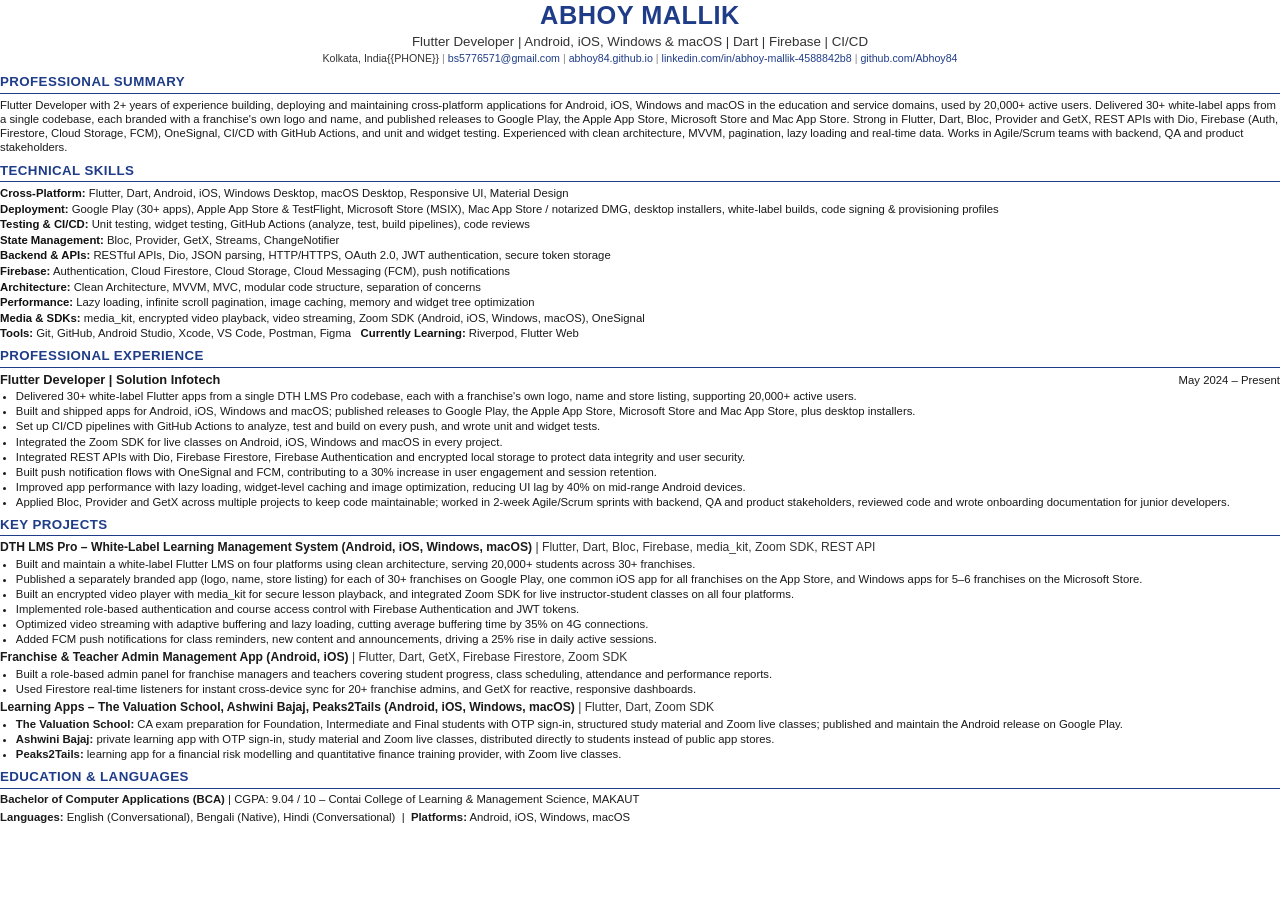
<file: tools/cv/cv-source.html>
<!DOCTYPE html>
<html lang="en">
<head>
<meta charset="utf-8">
<title>Abhoy Mallik - Flutter Developer CV</title>
<style>
  @page { size: A4; margin: 9mm 12mm 8mm 12mm; }
  * { box-sizing: border-box; }
  body { font-family: Arial, Helvetica, sans-serif; color: #1a1a1a; font-size: 8.5pt; line-height: 1.26; margin: 0; }
  a { color: #1f3c88; text-decoration: none; }
  header { text-align: center; margin-bottom: 2.2mm; }
  h1 { font-size: 19pt; letter-spacing: .02em; color: #1f3c88; margin: 0; }
  .title { font-size: 10pt; color: #333; margin: .6mm 0 .4mm; }
  .contact { font-size: 8pt; color: #333; }
  .contact span + span::before { content: " | "; color: #888; white-space: pre; }
  h2 { font-size: 10pt; color: #1f3c88; text-transform: uppercase; letter-spacing: .03em; border-bottom: 1.3px solid #1f3c88; padding-bottom: .5mm; margin: 2.1mm 0 1mm; }
  p { margin: 0; }
  ul { margin: .4mm 0 0; padding-left: 4.2mm; }
  li { margin-bottom: .2mm; }
  .skills div { margin-bottom: .35mm; }
  .skills b { color: #111; }
  .job { display: flex; justify-content: space-between; align-items: baseline; margin-top: .6mm; }
  .job b { font-size: 9.6pt; }
  .proj { margin-top: 1mm; font-weight: bold; font-size: 9.1pt; }
  .proj span { font-weight: normal; color: #333; }
</style>
</head>
<body>
<header>
  <h1>ABHOY MALLIK</h1>
  <p class="title">Flutter Developer | Android, iOS, Windows &amp; macOS | Dart | Firebase | CI/CD</p>
  <p class="contact"><span>Kolkata, India</span>{{PHONE}}<span><a href="mailto:bs5776571@gmail.com">bs5776571@gmail.com</a></span><span><a href="https://abhoy84.github.io/">abhoy84.github.io</a></span><span><a href="https://www.linkedin.com/in/abhoy-mallik-4588842b8">linkedin.com/in/abhoy-mallik-4588842b8</a></span><span><a href="https://github.com/Abhoy84">github.com/Abhoy84</a></span></p>
</header>

<h2>Professional Summary</h2>
<p>Flutter Developer with 2+ years of experience building, deploying and maintaining cross-platform applications for Android, iOS, Windows and macOS in the education and service domains, used by 20,000+ active users. Delivered 30+ white-label apps from a single codebase, each branded with a franchise's own logo and name, and published releases to Google Play, the Apple App Store, Microsoft Store and Mac App Store. Strong in Flutter, Dart, Bloc, Provider and GetX, REST APIs with Dio, Firebase (Auth, Firestore, Cloud Storage, FCM), OneSignal, CI/CD with GitHub Actions, and unit and widget testing. Experienced with clean architecture, MVVM, pagination, lazy loading and real-time data. Works in Agile/Scrum teams with backend, QA and product stakeholders.</p>

<h2>Technical Skills</h2>
<div class="skills">
  <div><b>Cross-Platform:</b> Flutter, Dart, Android, iOS, Windows Desktop, macOS Desktop, Responsive UI, Material Design</div>
  <div><b>Deployment:</b> Google Play (30+ apps), Apple App Store &amp; TestFlight, Microsoft Store (MSIX), Mac App Store / notarized DMG, desktop installers, white-label builds, code signing &amp; provisioning profiles</div>
  <div><b>Testing &amp; CI/CD:</b> Unit testing, widget testing, GitHub Actions (analyze, test, build pipelines), code reviews</div>
  <div><b>State Management:</b> Bloc, Provider, GetX, Streams, ChangeNotifier</div>
  <div><b>Backend &amp; APIs:</b> RESTful APIs, Dio, JSON parsing, HTTP/HTTPS, OAuth 2.0, JWT authentication, secure token storage</div>
  <div><b>Firebase:</b> Authentication, Cloud Firestore, Cloud Storage, Cloud Messaging (FCM), push notifications</div>
  <div><b>Architecture:</b> Clean Architecture, MVVM, MVC, modular code structure, separation of concerns</div>
  <div><b>Performance:</b> Lazy loading, infinite scroll pagination, image caching, memory and widget tree optimization</div>
  <div><b>Media &amp; SDKs:</b> media_kit, encrypted video playback, video streaming, Zoom SDK (Android, iOS, Windows, macOS), OneSignal</div>
  <div><b>Tools:</b> Git, GitHub, Android Studio, Xcode, VS Code, Postman, Figma &nbsp;&nbsp;<b>Currently Learning:</b> Riverpod, Flutter Web</div>
</div>

<h2>Professional Experience</h2>
<div class="job"><b>Flutter Developer | Solution Infotech</b><span>May 2024 &ndash; Present</span></div>
<ul>
  <li>Delivered 30+ white-label Flutter apps from a single DTH LMS Pro codebase, each with a franchise's own logo, name and store listing, supporting 20,000+ active users.</li>
  <li>Built and shipped apps for Android, iOS, Windows and macOS; published releases to Google Play, the Apple App Store, Microsoft Store and Mac App Store, plus desktop installers.</li>
  <li>Set up CI/CD pipelines with GitHub Actions to analyze, test and build on every push, and wrote unit and widget tests.</li>
  <li>Integrated the Zoom SDK for live classes on Android, iOS, Windows and macOS in every project.</li>
  <li>Integrated REST APIs with Dio, Firebase Firestore, Firebase Authentication and encrypted local storage to protect data integrity and user security.</li>
  <li>Built push notification flows with OneSignal and FCM, contributing to a 30% increase in user engagement and session retention.</li>
  <li>Improved app performance with lazy loading, widget-level caching and image optimization, reducing UI lag by 40% on mid-range Android devices.</li>
  <li>Applied Bloc, Provider and GetX across multiple projects to keep code maintainable; worked in 2-week Agile/Scrum sprints with backend, QA and product stakeholders, reviewed code and wrote onboarding documentation for junior developers.</li>
</ul>

<h2>Key Projects</h2>
<p class="proj">DTH LMS Pro &ndash; White-Label Learning Management System (Android, iOS, Windows, macOS) <span>| Flutter, Dart, Bloc, Firebase, media_kit, Zoom SDK, REST API</span></p>
<ul>
  <li>Built and maintain a white-label Flutter LMS on four platforms using clean architecture, serving 20,000+ students across 30+ franchises.</li>
  <li>Published a separately branded app (logo, name, store listing) for each of 30+ franchises on Google Play, one common iOS app for all franchises on the App Store, and Windows apps for 5&ndash;6 franchises on the Microsoft Store.</li>
  <li>Built an encrypted video player with media_kit for secure lesson playback, and integrated Zoom SDK for live instructor-student classes on all four platforms.</li>
  <li>Implemented role-based authentication and course access control with Firebase Authentication and JWT tokens.</li>
  <li>Optimized video streaming with adaptive buffering and lazy loading, cutting average buffering time by 35% on 4G connections.</li>
  <li>Added FCM push notifications for class reminders, new content and announcements, driving a 25% rise in daily active sessions.</li>
</ul>
<p class="proj">Franchise &amp; Teacher Admin Management App (Android, iOS) <span>| Flutter, Dart, GetX, Firebase Firestore, Zoom SDK</span></p>
<ul>
  <li>Built a role-based admin panel for franchise managers and teachers covering student progress, class scheduling, attendance and performance reports.</li>
  <li>Used Firestore real-time listeners for instant cross-device sync for 20+ franchise admins, and GetX for reactive, responsive dashboards.</li>
</ul>
<p class="proj">Learning Apps &ndash; The Valuation School, Ashwini Bajaj, Peaks2Tails (Android, iOS, Windows, macOS) <span>| Flutter, Dart, Zoom SDK</span></p>
<ul>
  <li><b>The Valuation School:</b> CA exam preparation for Foundation, Intermediate and Final students with OTP sign-in, structured study material and Zoom live classes; published and maintain the Android release on Google Play.</li>
  <li><b>Ashwini Bajaj:</b> private learning app with OTP sign-in, study material and Zoom live classes, distributed directly to students instead of public app stores.</li>
  <li><b>Peaks2Tails:</b> learning app for a financial risk modelling and quantitative finance training provider, with Zoom live classes.</li>
</ul>

<h2>Education &amp; Languages</h2>
<p><b>Bachelor of Computer Applications (BCA)</b> | CGPA: 9.04 / 10 &ndash; Contai College of Learning &amp; Management Science, MAKAUT</p>

<p style="margin-top:.8mm"><b>Languages:</b> English (Conversational), Bengali (Native), Hindi (Conversational) &nbsp;|&nbsp; <b>Platforms:</b> Android, iOS, Windows, macOS</p>
</body>
</html>
</file>
<file: css/tokens.css>
/* =========================================================
   tokens.css: layer order, design tokens, light/dark theme
   ========================================================= */
@layer reset, tokens, base, platforms, sections, recruiter, utilities;

/* Registered custom properties so CSS can animate them */
@property --gap {
  syntax: '<length>';
  inherits: true;
  initial-value: 20px;
}
@property --angle {
  syntax: '<angle>';
  inherits: false;
  initial-value: 0deg;
}

@layer tokens {
  :root {
    /* Typography */
    --font-ui: "Segoe UI Variable Text", "Segoe UI", system-ui, -apple-system, "Helvetica Neue", Arial, sans-serif;
    --font-mono: "JetBrains Mono", "Cascadia Code", "SF Mono", Consolas, "Liberation Mono", monospace;
    --step--1: clamp(0.8rem, 0.78rem + 0.1vw, 0.875rem);
    --step-0: clamp(0.95rem, 0.92rem + 0.15vw, 1.05rem);
    --step-1: clamp(1.1rem, 1.02rem + 0.4vw, 1.35rem);
    --step-2: clamp(1.35rem, 1.2rem + 0.8vw, 1.8rem);
    --step-3: clamp(1.75rem, 1.4rem + 1.7vw, 2.75rem);
    --step-4: clamp(2.5rem, 1.6rem + 4.2vw, 5rem);

    /* Spacing */
    --space-2xs: 0.25rem;
    --space-xs: 0.5rem;
    --space-s: 0.75rem;
    --space-m: 1.25rem;
    --space-l: 2rem;
    --space-xl: 3.5rem;

    /* Brand (Flutter-inspired) */
    --brand: #0175C2;
    --brand-2: #13B9A5;
    --ok: #15803d;
    --ok-soft: rgb(21 128 61 / .12);
    --warn: #b45309;
    --warn-soft: rgb(180 83 9 / .12);
    --bad: #dc2626;

    /* Motion */
    --ease-out: cubic-bezier(.2, .8, .2, 1);
    --ease-spring: cubic-bezier(.3, 1.35, .45, 1);

    /* Light theme surfaces */
    color-scheme: light;
    --text: #0f172a;
    --muted: #475569;
    --faint: #64748b;
    --surface-solid: #ffffff;
    --surface-2: rgb(15 23 42 / .045);
    --border: rgb(15 23 42 / .11);
    --bar: rgb(255 255 255 / .62);
    --shadow: 0 18px 40px -18px rgb(15 23 42 / .35), 0 2px 6px rgb(15 23 42 / .06);
    --shadow-sm: 0 4px 14px -6px rgb(15 23 42 / .25);

    /* Platform chrome heights (overridden per platform) */
    --sysbar-h: 0px;
    --dock-h: 64px;
  }

  [data-theme="dark"] {
    color-scheme: dark;
    --text: #e8eef6;
    --muted: #a6b3c5;
    --faint: #8494a9;
    --surface-solid: #151a24;
    --surface-2: rgb(255 255 255 / .05);
    --border: rgb(255 255 255 / .11);
    --bar: rgb(18 22 30 / .6);
    --shadow: 0 20px 50px -20px rgb(0 0 0 / .8), 0 2px 6px rgb(0 0 0 / .3);
    --shadow-sm: 0 4px 14px -6px rgb(0 0 0 / .6);
    --ok: #4ade80;
    --ok-soft: rgb(74 222 128 / .14);
    --warn: #fbbf24;
    --warn-soft: rgb(251 191 36 / .14);
  }
}
</file>
<file: css/base.css>
/* =========================================================
   base.css: reset, typography, shared components
   ========================================================= */
@layer reset {
  *, *::before, *::after { box-sizing: border-box; }
  * { margin: 0; }
  html { -webkit-text-size-adjust: 100%; text-size-adjust: 100%; }
  img, svg, video { display: block; max-width: 100%; }
  input, button, textarea, select { font: inherit; color: inherit; }
  button { cursor: pointer; background: none; border: 0; padding: 0; }
  ul[role="list"], ol[role="list"] { list-style: none; padding: 0; }
  h1, h2, h3, h4 { line-height: 1.15; text-wrap: balance; }
  p, li { text-wrap: pretty; }
  fieldset { border: 0; padding: 0; min-inline-size: 0; }
}

@layer base {
  html {
    scroll-behavior: smooth;
    scroll-padding-top: calc(var(--sysbar-h) + 5rem);
  }

  body {
    font-family: var(--font-ui);
    font-size: var(--step-0);
    line-height: 1.6;
    color: var(--text);
    background-color: var(--bg);
    min-height: 100dvh;
    padding: calc(var(--sysbar-h) + .6rem) 0 calc(var(--dock-h) + 2.5rem);
    -webkit-font-smoothing: antialiased;
  }

  /* Wallpaper on a fixed layer (background-attachment: fixed is unreliable on mobile) */
  body::before {
    content: "";
    position: fixed;
    inset: 0;
    z-index: -1;
    background: var(--wallpaper);
    transition: background .5s ease;
  }

  a { color: var(--accent-text); text-underline-offset: .2em; }
  strong, b { font-weight: 650; }
  code, kbd { font-family: var(--font-mono); font-size: .88em; }
  code { background: var(--surface-2); padding: .08em .35em; border-radius: 5px; }
  kbd {
    display: inline-block;
    padding: .05em .4em;
    border: 1px solid currentColor;
    border-bottom-width: 2px;
    border-radius: 5px;
    font-size: .78em;
    line-height: 1.3;
    opacity: .85;
  }

  :focus-visible {
    outline: 3px solid var(--accent-text);
    outline-offset: 2px;
    border-radius: 6px;
  }

  ::selection { background: var(--accent); color: var(--on-accent); }

  .sprite { position: absolute; width: 0; height: 0; overflow: hidden; }

  .sr-only {
    position: absolute !important;
    width: 1px; height: 1px;
    padding: 0; margin: -1px;
    overflow: hidden; clip: rect(0 0 0 0);
    white-space: nowrap; border: 0;
  }

  .skip-link {
    position: fixed;
    top: .5rem; left: .5rem;
    z-index: 1000;
    padding: .6rem 1rem;
    background: var(--accent);
    color: var(--on-accent);
    border-radius: 8px;
    font-weight: 600;
    translate: 0 -200%;
    transition: translate .2s;
  }
  .skip-link:focus { translate: 0 0; }

  svg use, svg path, svg rect, svg circle { vector-effect: non-scaling-stroke; }

  /* ---------- Buttons ---------- */
  .btn {
    display: inline-flex;
    align-items: center;
    justify-content: center;
    gap: .5rem;
    padding: .7rem 1.15rem;
    border: 1px solid var(--border);
    border-radius: var(--btn-radius);
    background: var(--surface-solid);
    color: var(--text);
    font-weight: 600;
    font-size: var(--step-0);
    line-height: 1.2;
    text-decoration: none;
    white-space: nowrap;
    transition: transform .18s var(--ease-out), background-color .2s, box-shadow .2s, border-color .2s;
  }
  .btn svg { width: 1.1em; height: 1.1em; fill: none; stroke: currentColor; stroke-width: 2; stroke-linecap: round; stroke-linejoin: round; }
  .btn:hover { transform: translateY(-1px); box-shadow: var(--shadow-sm); }
  .btn:active { transform: translateY(0) scale(.98); }
  .btn--primary, .btn--accent {
    background: var(--accent);
    border-color: transparent;
    color: var(--on-accent);
  }
  .btn--ghost { background: transparent; }
  .btn--sm { padding: .45rem .8rem; font-size: var(--step--1); }
  .btn kbd { border-color: currentColor; }

  .icon-btn {
    display: inline-grid;
    place-items: center;
    width: 2.4rem; height: 2.4rem;
    border-radius: 999px;
    color: var(--text);
    transition: background-color .2s;
  }
  .icon-btn:hover { background: var(--surface-2); }
  .icon-btn svg { width: 1.25rem; height: 1.25rem; fill: none; stroke: currentColor; stroke-width: 1.9; stroke-linecap: round; stroke-linejoin: round; }

  /* ---------- Small shared bits ---------- */
  .eyebrow {
    font-size: var(--step--1);
    font-weight: 700;
    letter-spacing: .12em;
    text-transform: uppercase;
    color: var(--accent-text);
  }
  .note { font-size: var(--step--1); color: var(--muted); }

  .badges, .pills, .chips { display: flex; flex-wrap: wrap; gap: .4rem; }

  .badge {
    display: inline-flex;
    align-items: center;
    gap: .35rem;
    padding: .2rem .6rem;
    border-radius: 999px;
    font-size: .78rem;
    font-weight: 600;
    background: var(--surface-2);
    border: 1px solid var(--border);
    color: var(--text);
  }
  .badge::before { content: ""; width: .5rem; height: .5rem; border-radius: 50%; background: var(--faint); }
  .badge--live::before { background: var(--ok); box-shadow: 0 0 0 3px var(--ok-soft); }
  .badge--ok::before { background: var(--accent-text); }
  .badge--team::before { background: transparent; border: 1.5px solid var(--faint); }

  .pills li, .chips li {
    font-size: .78rem;
    padding: .2rem .55rem;
    border-radius: 6px;
    background: var(--accent-soft);
    color: var(--text);
    font-weight: 500;
  }
  .pills li { font-family: var(--font-mono); font-size: .74rem; }

  /* Status pills (matrix, popovers) */
  .st {
    display: inline-block;
    padding: .15rem .55rem;
    border-radius: 999px;
    font-size: .76rem;
    font-weight: 650;
    white-space: nowrap;
  }
  .st--live { background: var(--ok-soft); color: var(--ok); }
  .st--ok { background: var(--accent-soft); color: var(--accent-text); }
  .st--team, .st--learn { background: var(--warn-soft); color: var(--warn); }
  .st--next { background: var(--surface-2); color: var(--muted); border: 1px dashed var(--faint); }
  .st--none { color: var(--faint); }

  .dot { display: inline-block; width: .7rem; height: .7rem; border-radius: 50%; vertical-align: -.05em; }
  .dot--done { background: var(--ok); }
  .dot--learn { background: conic-gradient(var(--warn) 0 50%, transparent 0); border: 1.5px solid var(--warn); }
  .dot--next { border: 1.5px solid var(--faint); }

  /* App icon (used in cards, start menu, dialogs, notifications) */
  .app-icon {
    display: grid;
    place-items: center;
    width: 3.75rem; height: 3.75rem;
    flex: none;
    border-radius: var(--icon-radius);
    background: var(--app, var(--accent));
    color: #fff;
    font-weight: 800;
    font-size: .95rem;
    letter-spacing: .02em;
    box-shadow: inset 0 1px 0 rgb(255 255 255 / .35), var(--shadow-sm);
  }
  .app-icon svg { width: 1.6rem; height: 1.6rem; fill: none; stroke: #fff; stroke-width: 2; stroke-linecap: round; stroke-linejoin: round; }
}

@layer utilities {
  [hidden] { display: none; }
  html:not([data-platform="macos"]) .only-mac { display: none; }
  html:not([data-platform="windows"]) .only-win { display: none; }
  html:not([data-platform="android"]) .only-android { display: none; }
  html:not([data-platform="ios"]) .only-ios { display: none; }
  html:not([data-platform="android"]):not([data-platform="ios"]) .only-phone { display: none; }
  @media (max-width: 560px) { .hide-sm { display: none; } }
}

/* Respect reduced motion everywhere */
@media (prefers-reduced-motion: reduce) {
  html { scroll-behavior: auto; }
  *, *::before, *::after {
    animation-duration: .001ms !important;
    animation-iteration-count: 1 !important;
    transition-duration: .001ms !important;
  }
}
</file>
<file: css/platforms.css>
/* =========================================================
   platforms.css: the four skins (Android, iOS, Windows, macOS)
   One attribute on <html> (data-platform) re-themes everything.
   ========================================================= */
@layer platforms {

  /* ---------------- Platform tokens ---------------- */
  [data-platform="android"] {
    --font-ui: Roboto, "Google Sans", "Segoe UI", system-ui, sans-serif;
    --radius: 28px; --radius-sm: 18px; --btn-radius: 999px; --icon-radius: 50%;
    --blur: 0px;
    --sysbar-h: 30px; --dock-h: 76px;
    --accent: #2E6B30; --on-accent: #fff; --accent-text: #2E6B30; --accent-soft: rgb(46 107 48 / .12);
    --bg: #eef5ea;
    --surface: rgb(250 253 246 / .95);
    --wallpaper:
      radial-gradient(55% 45% at 12% 8%, #c6ebc0 0, transparent 70%),
      radial-gradient(50% 45% at 92% 18%, #cfe2ff 0, transparent 70%),
      radial-gradient(60% 50% at 70% 100%, #e3f1d2 0, transparent 70%),
      #eef5ea;
  }
  [data-platform="android"][data-theme="dark"] {
    --accent: #8BD58A; --on-accent: #003A07; --accent-text: #9BE09A; --accent-soft: rgb(139 213 138 / .14);
    --bg: #0d130e;
    --surface: rgb(24 31 24 / .95);
    --wallpaper:
      radial-gradient(55% 45% at 12% 8%, #1e3d21 0, transparent 70%),
      radial-gradient(50% 45% at 92% 18%, #132848 0, transparent 70%),
      radial-gradient(60% 50% at 70% 100%, #22301a 0, transparent 70%),
      #0d130e;
  }

  [data-platform="ios"] {
    --font-ui: -apple-system, BlinkMacSystemFont, "SF Pro Text", "Helvetica Neue", "Segoe UI", system-ui, sans-serif;
    --radius: 24px; --radius-sm: 16px; --btn-radius: 999px; --icon-radius: 23%;
    --blur: 24px;
    --sysbar-h: 48px; --dock-h: 82px;
    --accent: #0066D6; --on-accent: #fff; --accent-text: #0060C9; --accent-soft: rgb(0 102 214 / .1);
    --bg: #eef1f8;
    --surface: rgb(255 255 255 / .74);
    --wallpaper:
      radial-gradient(60% 50% at 15% 10%, #c7d6ff 0, transparent 70%),
      radial-gradient(50% 45% at 90% 25%, #ffd3e6 0, transparent 70%),
      radial-gradient(60% 55% at 50% 100%, #cdf1ff 0, transparent 70%),
      #eef1f8;
  }
  [data-platform="ios"][data-theme="dark"] {
    --accent: #0071E3; --on-accent: #fff; --accent-text: #5AA9FF; --accent-soft: rgb(10 132 255 / .18);
    --bg: #05070c;
    --surface: rgb(28 28 32 / .72);
    --wallpaper:
      radial-gradient(60% 50% at 15% 10%, #1b2c66 0, transparent 70%),
      radial-gradient(50% 45% at 90% 25%, #4a1b40 0, transparent 70%),
      radial-gradient(60% 55% at 50% 100%, #0e3a4b 0, transparent 70%),
      #05070c;
  }

  [data-platform="windows"] {
    --font-ui: "Segoe UI Variable Text", "Segoe UI", system-ui, sans-serif;
    --radius: 8px; --radius-sm: 6px; --btn-radius: 4px; --icon-radius: 8px;
    --blur: 30px;
    --sysbar-h: 0px; --dock-h: 52px;
    --accent: #005FB8; --on-accent: #fff; --accent-text: #005FB8; --accent-soft: rgb(0 95 184 / .1);
    --bg: #e3ecf8;
    --surface: rgb(249 249 249 / .82);
    --wallpaper:
      radial-gradient(70% 60% at 50% 115%, #5aa6ff 0, transparent 70%),
      radial-gradient(45% 45% at 25% 70%, #9cc3ff 0, transparent 70%),
      radial-gradient(45% 40% at 85% 15%, #cfe0fb 0, transparent 70%),
      #e3ecf8;
  }
  [data-platform="windows"][data-theme="dark"] {
    --accent: #60CDFF; --on-accent: #00263b; --accent-text: #60CDFF; --accent-soft: rgb(96 205 255 / .14);
    --bg: #070d1a;
    --surface: rgb(32 32 36 / .8);
    --wallpaper:
      radial-gradient(70% 60% at 50% 115%, #0f4aa8 0, transparent 70%),
      radial-gradient(45% 45% at 25% 70%, #0b2f6b 0, transparent 70%),
      radial-gradient(45% 40% at 85% 15%, #13234a 0, transparent 70%),
      #070d1a;
  }

  [data-platform="macos"] {
    --font-ui: -apple-system, BlinkMacSystemFont, "SF Pro Text", "Helvetica Neue", "Segoe UI", system-ui, sans-serif;
    --radius: 12px; --radius-sm: 9px; --btn-radius: 7px; --icon-radius: 23%;
    --blur: 22px;
    --sysbar-h: 28px; --dock-h: 84px;
    --accent: #0A62CC; --on-accent: #fff; --accent-text: #0A5FC6; --accent-soft: rgb(10 98 204 / .1);
    --bg: #f2e9f2;
    --surface: rgb(255 255 255 / .78);
    --wallpaper:
      radial-gradient(55% 50% at 8% 92%, #ffb39b 0, transparent 70%),
      radial-gradient(55% 50% at 85% 8%, #b9a4ff 0, transparent 70%),
      radial-gradient(45% 45% at 92% 82%, #ffd8a3 0, transparent 70%),
      radial-gradient(40% 40% at 30% 25%, #ffd1ec 0, transparent 70%),
      #f2e9f2;
  }
  [data-platform="macos"][data-theme="dark"] {
    --accent: #0A6FE0; --on-accent: #fff; --accent-text: #5AA9FF; --accent-soft: rgb(90 169 255 / .15);
    --bg: #0c0816;
    --surface: rgb(30 30 36 / .76);
    --wallpaper:
      radial-gradient(55% 50% at 8% 92%, #6b2a4a 0, transparent 70%),
      radial-gradient(55% 50% at 85% 8%, #3d2a86 0, transparent 70%),
      radial-gradient(45% 45% at 92% 82%, #1f3f8a 0, transparent 70%),
      #0c0816;
  }

  /* ---------------- Windows (section containers) ---------------- */
  .window {
    background: var(--surface);
    -webkit-backdrop-filter: blur(var(--blur)) saturate(1.5);
    backdrop-filter: blur(var(--blur)) saturate(1.5);
    border: 1px solid var(--border);
    border-radius: var(--radius);
    box-shadow: var(--shadow);
    overflow: clip;
  }
  .window__bar {
    display: flex;
    align-items: center;
    gap: .75rem;
    min-height: 2.4rem;
    padding: 0 .9rem;
    border-bottom: 1px solid var(--border);
    font-size: .8rem;
    font-weight: 600;
    color: var(--muted);
    user-select: none;
  }
  .window__label { flex: 1; }

  /* Phones: no title bar, the section heading does the work */
  [data-platform="android"] .window__bar,
  [data-platform="ios"] .window__bar { display: none; }

  /* macOS: traffic lights left, centered title */
  .lights { display: inline-flex; gap: 8px; }
  .lights i { width: 12px; height: 12px; border-radius: 50%; background: #ff5f57; box-shadow: inset 0 0 0 .5px rgb(0 0 0 / .2); }
  .lights i:nth-child(2) { background: #febc2e; }
  .lights i:nth-child(3) { background: #28c840; }
  [data-platform="macos"] .window__label { text-align: center; margin-right: 52px; }
  [data-platform="macos"] .window__bar { background: rgb(127 127 127 / .06); }

  /* Windows: title left, caption buttons right */
  .winctl { display: inline-flex; margin-right: -.9rem; align-self: stretch; }
  .winctl i { display: grid; place-items: center; width: 46px; font-style: normal; font-weight: 400; font-size: .8rem; }
  .winctl i:last-child:hover { background: #c42b1c; color: #fff; }
  [data-platform="windows"] .window__bar { border-bottom: 0; }

  /* Android: Material surfaces have no border, softer shadow */
  [data-platform="android"] .window { border-color: transparent; box-shadow: 0 1px 3px rgb(0 0 0 / .08), 0 8px 24px -12px rgb(0 0 0 / .2); }

  /* ---------------- System bar (top) ---------------- */
  .sysbar {
    position: fixed;
    inset: 0 0 auto;
    z-index: 60;
    height: var(--sysbar-h);
    display: flex;
    align-items: center;
    justify-content: space-between;
    padding: 0 1rem;
    font-size: .82rem;
    font-weight: 600;
    color: var(--text);
    pointer-events: none;
  }
  .sysbar__left, .sysbar__right { display: flex; align-items: center; gap: .9rem; }
  .sysbar__right { gap: .45rem; }
  .sysbar svg { width: 16px; height: 16px; fill: none; stroke: currentColor; stroke-width: 2; stroke-linecap: round; }
  .sysbar__battery { width: 22px !important; }
  .sysbar svg .fill { fill: currentColor; stroke: none; }
  [data-platform="windows"] .sysbar { display: none; }
  [data-platform="macos"] .sysbar {
    background: var(--bar);
    -webkit-backdrop-filter: blur(20px) saturate(1.8);
    backdrop-filter: blur(20px) saturate(1.8);
    font-size: .8rem;
  }
  .sysbar__app { font-weight: 750; }
  .sysbar__menu { font-weight: 450; }
  @media (max-width: 640px) { .sysbar__menu { display: none; } }
  [data-platform="ios"] .sysbar { padding: 0 1.6rem; font-size: .95rem; }
  [data-platform="android"] .sysbar { font-size: .8rem; }

  /* ---------------- iOS Dynamic Island ---------------- */
  .island {
    position: fixed;
    top: 9px;
    left: 50%;
    translate: -50% 0;
    z-index: 70;
    width: 124px;
    height: 34px;
    border-radius: 22px;
    background: #000;
    color: #fff;
    overflow: hidden;
    transition: width .5s var(--ease-spring), height .5s var(--ease-spring), border-radius .5s var(--ease-spring);
  }
  .island::after { /* camera */
    content: ""; position: absolute; right: 14px; top: 11px;
    width: 12px; height: 12px; border-radius: 50%;
    background: radial-gradient(circle at 35% 35%, #2a3550, #0a0d14 60%);
    transition: opacity .2s;
  }
  .island__content {
    display: flex; align-items: center; gap: .75rem;
    padding: 0 1rem;
    height: 100%;
    opacity: 0;
    transition: opacity .25s;
    text-align: left;
  }
  .island__icon {
    display: grid; place-items: center; flex: none;
    width: 40px; height: 40px; border-radius: 12px;
    background: linear-gradient(135deg, #0175C2, #13B9A5);
    font-size: .7rem; font-weight: 800;
  }
  .island__text { display: grid; line-height: 1.3; font-size: .78rem; flex: 1; min-width: 0; }
  .island__text strong { font-size: .88rem; }
  .island__text span { opacity: .75; white-space: nowrap; overflow: hidden; text-overflow: ellipsis; }
  .island__ring {
    width: 26px; height: 26px; border-radius: 50%; flex: none;
    background: conic-gradient(#34c759 var(--p, 78%), rgb(255 255 255 / .15) 0);
    mask: radial-gradient(circle, transparent 55%, #000 57%);
  }
  .island[aria-expanded="true"] { width: min(370px, 92vw); height: 72px; border-radius: 30px; }
  .island[aria-expanded="true"] .island__content { opacity: 1; transition-delay: .15s; }
  .island[aria-expanded="true"]::after { opacity: 0; }
  .island:hover:not([aria-expanded="true"]) { width: 136px; }

  /* ---------------- Controls (always available) ---------------- */
  .controls {
    position: sticky;
    top: calc(var(--sysbar-h) + .5rem);
    z-index: 50;
    width: fit-content;
    max-width: calc(100% - 1rem);
    margin: 0 auto 1.5rem;
    display: flex;
    align-items: center;
    gap: .4rem;
    padding: .35rem .4rem;
    background: var(--bar);
    -webkit-backdrop-filter: blur(20px) saturate(1.8);
    backdrop-filter: blur(20px) saturate(1.8);
    border: 1px solid var(--border);
    border-radius: calc(var(--btn-radius) + 6px);
    box-shadow: var(--shadow-sm);
  }
  [data-platform="ios"] .controls { margin-top: .4rem; }

  .brand { text-decoration: none; }
  .brand__mark {
    display: grid; place-items: center;
    width: 2.2rem; height: 2.2rem;
    border-radius: var(--icon-radius);
    background: linear-gradient(135deg, var(--brand), var(--brand-2));
    color: #fff; font-weight: 800; font-size: .8rem;
  }

  .switcher { display: flex; gap: 2px; padding: 2px; border-radius: var(--btn-radius); background: var(--surface-2); }
  .switcher label { position: relative; }
  .switcher input { position: absolute; opacity: 0; inset: 0; cursor: pointer; margin: 0; }
  .switcher span {
    display: block;
    padding: .38rem .75rem;
    border-radius: var(--btn-radius);
    font-size: var(--step--1);
    font-weight: 600;
    color: var(--muted);
    transition: background-color .25s, color .25s;
  }
  .switcher label:hover span { color: var(--text); }
  .switcher input:checked + span { background: var(--accent); color: var(--on-accent); box-shadow: var(--shadow-sm); }
  .switcher input:focus-visible + span { outline: 3px solid var(--accent-text); outline-offset: 1px; }
  @media (max-width: 480px) { .switcher span { padding: .38rem .5rem; font-size: .75rem; } }

  .toggle { display: inline-flex; align-items: center; gap: .45rem; padding: 0 .4rem; cursor: pointer; font-size: var(--step--1); font-weight: 600; color: var(--muted); }
  .toggle input { position: absolute; opacity: 0; width: 1px; height: 1px; }
  .toggle__track {
    position: relative; width: 2.3rem; height: 1.3rem; border-radius: 999px;
    background: var(--surface-2); border: 1px solid var(--border);
    transition: background-color .25s;
  }
  .toggle__track::after {
    content: ""; position: absolute; top: 2px; left: 2px;
    width: calc(1.3rem - 6px); height: calc(1.3rem - 6px); border-radius: 50%;
    background: var(--surface-solid); box-shadow: 0 1px 3px rgb(0 0 0 / .3);
    transition: translate .25s var(--ease-spring);
  }
  .toggle input:checked + .toggle__track { background: var(--accent); }
  .toggle input:checked + .toggle__track::after { translate: 1rem 0; }
  .toggle input:focus-visible + .toggle__track { outline: 3px solid var(--accent-text); outline-offset: 2px; }
  @media (max-width: 420px) { .toggle__label { display: none; } .controls .brand { display: none; } .controls { gap: .25rem; } }

  /* ---------------- Dock / taskbar / bottom nav ---------------- */
  .dock {
    position: fixed;
    z-index: 55;
    display: flex;
    align-items: center;
    justify-content: center;
  }
  .dock__item, .dock__start {
    position: relative;
    display: grid;
    place-items: center;
    color: var(--text);
    text-decoration: none;
  }
  .dock__icon, .dock__start svg { fill: none; stroke: currentColor; stroke-width: 1.9; stroke-linecap: round; stroke-linejoin: round; }
  .dock__label { font-size: .7rem; font-weight: 600; }
  .dock__tray { display: flex; align-items: center; gap: .5rem; font-size: .75rem; }
  .dock__tray svg { width: 16px; height: 16px; fill: none; stroke: currentColor; stroke-width: 2; stroke-linecap: round; }

  /* macOS dock with magnification (pure CSS via :has) */
  [data-platform="macos"] .dock {
    left: 50%; bottom: 10px; translate: -50% 0;
    gap: 6px; padding: 6px 7px;
    align-items: flex-end;
    background: var(--bar);
    -webkit-backdrop-filter: blur(24px) saturate(1.8);
    backdrop-filter: blur(24px) saturate(1.8);
    border: 1px solid var(--border);
    border-radius: 22px;
    box-shadow: var(--shadow);
  }
  [data-platform="macos"] .dock__item {
    width: 54px; height: 54px;
    border-radius: 13px;
    background: var(--tile);
    color: #fff;
    box-shadow: inset 0 1px 0 rgb(255 255 255 / .4), 0 4px 10px -4px rgb(0 0 0 / .4);
    transform-origin: bottom center;
    transition: scale .2s var(--ease-out), margin .2s var(--ease-out);
  }
  [data-platform="macos"] .dock__icon { width: 28px; height: 28px; stroke-width: 2.1; }
  [data-platform="macos"] .dock__label {
    position: absolute; bottom: calc(100% + 14px); left: 50%; translate: -50% 0;
    padding: .2rem .55rem; border-radius: 6px;
    background: var(--surface-solid); color: var(--text);
    border: 1px solid var(--border);
    white-space: nowrap; opacity: 0; pointer-events: none;
    transition: opacity .15s;
  }
  [data-platform="macos"] .dock__item:hover .dock__label,
  [data-platform="macos"] .dock__item:focus-visible .dock__label { opacity: 1; }
  [data-platform="macos"] .dock__item:hover { scale: 1.45; margin-inline: 12px; }
  [data-platform="macos"] .dock__item:has(+ .dock__item:hover),
  [data-platform="macos"] .dock__item:hover + .dock__item { scale: 1.2; margin-inline: 5px; }
  [data-platform="macos"] .dock__item[aria-current="true"]::after {
    content: ""; position: absolute; bottom: -5px; width: 4px; height: 4px; border-radius: 50%; background: var(--text);
  }
  @media (max-width: 520px) {
    [data-platform="macos"] .dock { gap: 4px; padding: 5px; }
    [data-platform="macos"] .dock__item { width: 40px; height: 40px; border-radius: 10px; }
    [data-platform="macos"] .dock__icon { width: 21px; height: 21px; }
    [data-platform="macos"] .dock__item:hover { scale: 1.25; margin-inline: 6px; }
  }

  /* Windows taskbar */
  [data-platform="windows"] .dock {
    inset: auto 0 0 0;
    height: var(--dock-h);
    gap: 4px;
    background: var(--bar);
    -webkit-backdrop-filter: blur(30px) saturate(1.8);
    backdrop-filter: blur(30px) saturate(1.8);
    border-top: 1px solid var(--border);
  }
  [data-platform="windows"] .dock__item,
  [data-platform="windows"] .dock__start {
    width: 44px; height: 40px; border-radius: 5px;
    transition: background-color .15s;
  }
  [data-platform="windows"] .dock__item:hover,
  [data-platform="windows"] .dock__start:hover,
  [data-platform="windows"] .dock__start:popover-open { background: var(--surface-2); }
  [data-platform="windows"] .dock__icon { width: 22px; height: 22px; color: var(--accent-text); }
  [data-platform="windows"] .dock__start svg { width: 22px; height: 22px; stroke: none; fill: var(--accent-text); }
  [data-platform="windows"] .dock__label { position: absolute; width: 1px; height: 1px; overflow: hidden; clip: rect(0 0 0 0); }
  [data-platform="windows"] .dock__item[aria-current="true"] { background: var(--surface-2); }
  [data-platform="windows"] .dock__item[aria-current="true"]::after {
    content: ""; position: absolute; bottom: 2px; width: 16px; height: 3px; border-radius: 3px; background: var(--accent-text);
  }
  [data-platform="windows"] .dock__tray { position: absolute; right: 1rem; color: var(--text); }
  @media (max-width: 560px) { [data-platform="windows"] .dock__tray { display: none; } [data-platform="windows"] .dock__item { width: 40px; } }

  /* Android bottom navigation (Material 3) */
  [data-platform="android"] .dock {
    inset: auto 0 0 0;
    height: var(--dock-h);
    padding-bottom: 10px;
    justify-content: space-around;
    background: color-mix(in srgb, var(--surface-solid) 82%, var(--accent) 8%);
    box-shadow: 0 -1px 0 var(--border);
  }
  [data-platform="android"] .dock__item { gap: 4px; padding: 0 2px; flex: 1; max-width: 96px; }
  [data-platform="android"] .dock__icon {
    width: 56px; height: 30px; padding: 4px 16px;
    border-radius: 999px;
    transition: background-color .25s;
  }
  [data-platform="android"] .dock__item[aria-current="true"] .dock__icon { background: var(--accent-soft); color: var(--accent-text); }
  [data-platform="android"] .dock__item[aria-current="true"] .dock__label { color: var(--accent-text); }

  /* iOS tab bar */
  [data-platform="ios"] .dock {
    inset: auto 0 0 0;
    height: var(--dock-h);
    padding-bottom: 22px;
    justify-content: space-around;
    background: var(--bar);
    -webkit-backdrop-filter: blur(24px) saturate(1.8);
    backdrop-filter: blur(24px) saturate(1.8);
    border-top: 1px solid var(--border);
  }
  [data-platform="ios"] .dock__item { gap: 2px; flex: 1; max-width: 90px; color: var(--faint); }
  [data-platform="ios"] .dock__icon { width: 26px; height: 26px; }
  [data-platform="ios"] .dock__label { font-size: .65rem; font-weight: 500; }
  [data-platform="ios"] .dock__item[aria-current="true"] { color: var(--accent-text); }

  @media (max-width: 440px) {
    [data-platform="android"] .dock__icon { width: 44px; padding: 4px 10px; }
    [data-platform="android"] .dock__label, [data-platform="ios"] .dock__label { font-size: .6rem; }
  }

  .home-indicator {
    position: fixed; z-index: 56;
    left: 50%; bottom: 7px; translate: -50% 0;
    width: 134px; height: 5px; border-radius: 3px;
    background: var(--text); opacity: .8;
    pointer-events: none;
  }
  [data-platform="android"] .home-indicator { width: 108px; height: 4px; bottom: 5px; opacity: .5; }

  /* Android floating action button */
  .fab {
    position: fixed; z-index: 54;
    right: 1rem; bottom: calc(var(--dock-h) + 1rem);
    display: grid; place-items: center;
    width: 56px; height: 56px; border-radius: 16px;
    background: var(--accent); color: var(--on-accent);
    box-shadow: 0 6px 16px -4px rgb(0 0 0 / .35);
    transition: transform .2s var(--ease-out);
  }
  .fab:hover { transform: translateY(-2px); }
  .fab svg { width: 24px; height: 24px; fill: none; stroke: currentColor; stroke-width: 2; stroke-linecap: round; stroke-linejoin: round; }

  /* ---------------- Windows start menu (Popover API) ---------------- */
  .start-menu {
    inset: auto auto calc(var(--dock-h) + 12px) 50%;
    translate: -50% 0;
    margin: 0;
    width: min(560px, 94vw);
    padding: 1.25rem 1.5rem 0;
    border: 1px solid var(--border);
    border-radius: 10px;
    background: color-mix(in srgb, var(--surface-solid) 88%, transparent);
    -webkit-backdrop-filter: blur(40px) saturate(1.8);
    backdrop-filter: blur(40px) saturate(1.8);
    color: var(--text);
    box-shadow: var(--shadow);
  }
  .start-menu:popover-open { display: grid; gap: 1rem; }
  .start-menu__search { padding: .55rem .9rem; border-radius: 999px; border: 1px solid var(--border); background: var(--surface-2); color: var(--faint); font-size: .85rem; }
  .start-menu__title { font-size: .9rem; }
  .start-menu__grid { display: grid; grid-template-columns: repeat(auto-fill, minmax(110px, 1fr)); gap: .25rem; }
  .start-menu__grid button, .start-menu__grid a {
    display: grid; justify-items: center; gap: .45rem; width: 100%;
    padding: .7rem .4rem; border-radius: 6px;
    font-size: .78rem; color: var(--text); text-decoration: none; text-align: center;
  }
  .start-menu__grid button:hover, .start-menu__grid a:hover { background: var(--surface-2); }
  .start-menu__grid .app-icon { width: 2.6rem; height: 2.6rem; font-size: .7rem; }
  .start-menu__grid .app-icon svg { width: 1.2rem; height: 1.2rem; }
  .start-menu__foot {
    display: flex; align-items: center; justify-content: space-between;
    margin: 0 -1.5rem; padding: .8rem 1.5rem;
    border-top: 1px solid var(--border); background: var(--surface-2);
  }
  .start-menu__user { display: flex; align-items: center; gap: .6rem; font-size: .85rem; font-weight: 600; }
  .start-menu__user .brand__mark { width: 2rem; height: 2rem; border-radius: 50%; }

  /* ---------------- View Transitions ---------------- */
  ::view-transition-group(*) {
    animation-duration: .5s;
    animation-timing-function: var(--ease-out);
  }
  ::view-transition-old(root),
  ::view-transition-new(root) { animation-duration: .45s; }
}
</file>
<file: css/sections.css>
/* =========================================================
   sections.css: hero, projects, experience, deploy,
   results, skills, contact, dialogs, overlays
   ========================================================= */
@layer sections {

  main {
    width: min(1160px, 100% - 2rem);
    margin-inline: auto;
    display: grid;
    gap: clamp(1.75rem, 4vw, 3.25rem);
  }

  .window__body { padding: clamp(1.25rem, 3.2vw, 2.6rem); }

  .section-head { display: grid; gap: .45rem; margin-bottom: clamp(1.25rem, 3vw, 2rem); max-width: 64ch; }
  .section-head h2 { font-size: var(--step-3); letter-spacing: -.02em; }
  .section-head h2 code { font-size: .8em; }
  .section-lead { color: var(--muted); font-size: var(--step-1); }
  [data-platform="ios"] .section-head h2,
  [data-platform="android"] .section-head h2 { font-weight: 750; }

  .panel {
    background: var(--surface-2);
    border: 1px solid var(--border);
    border-radius: var(--radius-sm);
    padding: clamp(1rem, 2.4vw, 1.5rem);
    min-width: 0;
  }
  .panel h3 { font-size: var(--step-1); margin-bottom: .9rem; }

  /* ===================== HERO ===================== */
  .hero { display: grid; gap: clamp(1.5rem, 4vw, 2.5rem); padding-top: clamp(.5rem, 3vw, 2rem); }
  .hero__intro { display: grid; gap: .6rem; justify-items: start; }
  .hero__hello { font-size: var(--step-1); color: var(--muted); font-weight: 500; }
  .hero h1 {
    font-size: var(--step-4);
    letter-spacing: -.035em;
    line-height: 1;
    font-weight: 800;
    background: linear-gradient(100deg, var(--text) 30%, var(--accent-text) 70%, var(--brand-2));
    -webkit-background-clip: text;
    background-clip: text;
    color: transparent;
    padding-bottom: .08em;
  }
  .hero__role { font-size: var(--step-2); max-width: 34ch; line-height: 1.35; color: var(--muted); font-weight: 450; }
  .hero__role strong { color: var(--text); }
  .hero__facts { display: flex; flex-wrap: wrap; gap: .4rem 1.25rem; color: var(--muted); margin-top: .4rem; }
  .hero__facts li { display: flex; gap: .35rem; align-items: baseline; }
  .hero__facts li + li::before { content: ""; width: 4px; height: 4px; border-radius: 50%; background: var(--faint); margin-right: .9rem; align-self: center; }
  .hero__facts strong { color: var(--text); }
  @media (max-width: 560px) { .hero__facts li + li::before { display: none; } .hero__facts { gap: .3rem 1rem; } }
  .hero__cta { display: flex; flex-wrap: wrap; gap: .75rem; margin-top: .8rem; }

  .status-badge {
    display: inline-flex; align-items: center; gap: .5rem;
    padding: .3rem .8rem .3rem .6rem;
    border-radius: 999px;
    background: var(--ok-soft);
    color: var(--ok);
    font-size: var(--step--1);
    font-weight: 650;
  }
  .pulse { position: relative; width: .55rem; height: .55rem; border-radius: 50%; background: currentColor; }
  .pulse::after {
    content: ""; position: absolute; inset: 0; border-radius: 50%;
    background: currentColor; animation: pulse 2s ease-out infinite;
  }
  @keyframes pulse { to { scale: 3; opacity: 0; } }

  /* ----- IDE ----- */
  .ide { position: relative; isolation: isolate; }
  .ide::before { /* rotating glow made with @property --angle */
    content: ""; position: absolute; inset: -40%; z-index: -1;
    background: conic-gradient(from var(--angle), transparent 0 60%, rgb(19 185 165 / .25), rgb(1 117 194 / .25), transparent 85%);
    animation: spin 14s linear infinite;
    pointer-events: none;
  }
  @keyframes spin { to { --angle: 360deg; } }

  .ide__grid {
    display: grid;
    grid-template-columns: minmax(0, 1.35fr) minmax(270px, .9fr);
    grid-template-areas: "editor preview" "terminal preview";
  }
  .editor { grid-area: editor; background: #0d1422; color: #d6deeb; min-width: 0; }
  .editor__tabs {
    display: flex; align-items: center; gap: 2px;
    padding: .4rem .5rem 0;
    background: #0a101b;
    font-family: var(--font-mono); font-size: .75rem;
  }
  .editor__tab { padding: .4rem .9rem; border-radius: 6px 6px 0 0; color: #7d8ba1; }
  .editor__tab.is-active { background: #0d1422; color: #e6edf6; box-shadow: inset 0 2px 0 var(--brand-2); }
  .editor__actions { margin-left: auto; display: flex; gap: .4rem; padding-bottom: .35rem; }
  .editor__actions .btn { font-family: var(--font-ui); }
  .editor__actions .btn--ghost { color: #c9d4e3; border-color: rgb(255 255 255 / .18); }
  .editor__actions .btn--accent { background: var(--brand-2); color: #04241f; }

  .code {
    font-family: var(--font-mono);
    font-size: clamp(.72rem, .68rem + .25vw, .84rem);
    line-height: 1.7;
    padding: .9rem 0;
    overflow-x: auto;
    counter-reset: ln;
    tab-size: 2;
  }
  .line { white-space: pre; padding-right: 1rem; min-height: 1.7em; counter-increment: ln; }
  .line::before {
    content: counter(ln);
    display: inline-block; width: 2.4ch; margin: 0 1.4ch 0 1ch;
    text-align: right; color: #44526a;
  }
  .tk-kw { color: #c792ea; }
  .tk-ty { color: #82aaff; }
  .tk-str { color: #c3e88d; }
  .tk-num { color: #f78c6c; }
  .tk-cm { color: #6f7f97; font-style: italic; }
  .tk-fn { color: #ffcb6b; }
  .tk-an { color: #89ddff; }
  .editable {
    color: #ffd666;
    background: rgb(255 214 102 / .13);
    outline: 1px dashed rgb(255 214 102 / .55);
    border-radius: 3px;
    padding: 0 2px;
    caret-color: #fff;
    cursor: text;
  }
  .editable:focus { outline: 2px solid #ffd666; background: rgb(255 214 102 / .2); }
  .swatch {
    display: inline-block; width: .85em; height: .85em; margin-left: .6em;
    vertical-align: -.1em; border-radius: 3px;
    background: var(--swatch, #13B9A5);
    box-shadow: 0 0 0 1px rgb(255 255 255 / .3);
  }
  .editor__hint { padding: .6rem 1rem .8rem; font-size: .78rem; color: #8a98ad; border-top: 1px solid rgb(255 255 255 / .06); }
  .editor__hint mark { background: rgb(255 214 102 / .18); color: #ffd666; border-radius: 3px; padding: 0 3px; }
  .editor__hint kbd { color: #e6edf6; }

  .terminal { grid-area: terminal; background: #070b13; color: #b8c4d6; font-family: var(--font-mono); font-size: .76rem; min-width: 0; }
  .terminal__head { display: flex; gap: 1rem; padding: .45rem 1rem; border-top: 1px solid rgb(255 255 255 / .07); color: #6b7a90; font-size: .68rem; letter-spacing: .08em; }
  .terminal__head span:first-child { color: #c9d4e3; box-shadow: inset 0 -1px 0 #c9d4e3; }
  .terminal__body { height: 9.5rem; overflow-y: auto; padding: .2rem 1rem .8rem; line-height: 1.65; scrollbar-width: thin; }
  .tl { white-space: pre-wrap; word-break: break-word; }
  .tl.cmd { color: #fff; }
  .tl.cmd::before { content: "❯ "; color: var(--brand-2); }
  .tl.ok { color: #7ee2a8; }
  .tl.err { color: #ff8f8f; }
  .tl.info { color: #8ab4ff; }
  .tl.dim { color: #66758c; }
  .tl.typing::after { content: "▌"; animation: blink 1s steps(1) infinite; color: #c9d4e3; }
  @keyframes blink { 50% { opacity: 0; } }

  .preview {
    grid-area: preview;
    display: grid; place-items: center;
    padding: 1.5rem;
    background:
      radial-gradient(circle at 1px 1px, rgb(127 127 127 / .22) 1px, transparent 0) 0 0 / 18px 18px,
      var(--surface-2);
    border-left: 1px solid var(--border);
    min-width: 0;
  }

  /* Device frame: phone on Android/iOS, window on desktop skins */
  .device {
    position: relative;
    width: min(280px, 100%);
    background: var(--surface-solid);
    border-radius: 44px;
    border: 11px solid #0b0b0f;
    box-shadow: 0 0 0 1px #2a2a33, var(--shadow);
    overflow: hidden;
  }
  .device__notch { position: absolute; z-index: 2; top: 9px; left: 50%; translate: -50% 0; width: 84px; height: 24px; border-radius: 20px; background: #000; }
  [data-platform="android"] .device { border-radius: 34px; border-width: 9px; }
  [data-platform="android"] .device__notch { width: 13px; height: 13px; top: 10px; border-radius: 50%; }
  .device__bar { display: none; }
  [data-platform="windows"] .device,
  [data-platform="macos"] .device {
    width: 100%; max-width: 340px;
    border: 1px solid var(--border);
    border-radius: var(--radius);
    box-shadow: var(--shadow);
  }
  [data-platform="windows"] .device__notch,
  [data-platform="macos"] .device__notch { display: none; }
  [data-platform="windows"] .device__bar,
  [data-platform="macos"] .device__bar {
    display: flex; align-items: center; gap: .6rem;
    height: 2.1rem; padding: 0 .8rem;
    border-bottom: 1px solid var(--border);
    font-size: .72rem; font-weight: 600; color: var(--muted);
  }
  [data-platform="windows"] .device__bar span:nth-child(2),
  [data-platform="macos"] .device__bar span:nth-child(2) { flex: 1; }
  [data-platform="macos"] .device__bar span:nth-child(2) { text-align: center; margin-right: 52px; }
  .device__bar .winctl i { width: 34px; }
  .device__bar .lights i { width: 10px; height: 10px; }
  .device__screen { padding: 3.2rem 1.25rem 1.5rem; }
  [data-platform="windows"] .device__screen,
  [data-platform="macos"] .device__screen { padding: 1.5rem 1.25rem; }

  .profile-card {
    --card-accent: var(--brand-2);
    display: grid; justify-items: center; gap: .35rem;
    text-align: center;
    border-radius: var(--radius-sm);
    padding: .5rem;
    transition: box-shadow .3s;
  }
  .profile-card__avatar {
    display: grid; place-items: center;
    width: 76px; height: 76px; border-radius: 50%;
    background: linear-gradient(135deg, var(--brand), var(--card-accent));
    color: #fff; font-weight: 800; font-size: 1.5rem;
    box-shadow: 0 0 0 4px color-mix(in srgb, var(--card-accent) 25%, transparent);
    transition: background .4s, box-shadow .4s;
  }
  .profile-card__name { font-weight: 750; font-size: 1.15rem; margin-top: .3rem; }
  .profile-card__role { font-size: .8rem; color: var(--muted); margin-top: -.3rem; }
  .profile-card__greeting {
    font-size: .85rem; padding: .45rem .8rem; margin: .35rem 0;
    border-radius: 12px;
    background: color-mix(in srgb, var(--card-accent) 14%, transparent);
    color: var(--text);
  }
  .profile-card__stats { display: grid; grid-template-columns: repeat(3, 1fr); width: 100%; gap: .3rem; }
  .profile-card__stats li { display: grid; padding: .4rem 0; border-radius: 10px; background: var(--surface-2); }
  .profile-card__stats b { font-size: 1rem; color: color-mix(in srgb, var(--card-accent) 70%, var(--text)); }
  .profile-card__stats span { font-size: .66rem; color: var(--muted); }
  .profile-card__platforms { display: flex; flex-wrap: wrap; justify-content: center; gap: .3rem; margin-top: .35rem; }
  .profile-card__platforms li { font-size: .68rem; font-weight: 600; padding: .12rem .5rem; border-radius: 999px; border: 1px solid var(--border); }
  .profile-card__platforms .ok::before { content: "✓ "; color: var(--ok); }
  .profile-card__platforms .grow::before { content: "◐ "; color: var(--warn); }
  .profile-card__device { font-size: .66rem; color: var(--faint); font-family: var(--font-mono); margin-top: .3rem; }

  .profile-card.flash-ok { animation: flash-ok .7s ease-out; }
  .profile-card.flash-err { animation: flash-err .5s ease-out; }
  @keyframes flash-ok {
    0% { box-shadow: 0 0 0 0 var(--card-accent); background: color-mix(in srgb, var(--card-accent) 18%, transparent); }
    100% { box-shadow: 0 0 0 14px transparent; background: transparent; }
  }
  @keyframes flash-err {
    0%, 100% { translate: 0; }
    20%, 60% { translate: -6px 0; }
    40%, 80% { translate: 6px 0; }
  }

  @media (max-width: 820px) {
    .ide__grid { grid-template-columns: 1fr; grid-template-areas: "preview" "editor" "terminal"; }
    .preview { border-left: 0; border-bottom: 1px solid var(--border); }
    .editor__actions .btn--ghost { display: none; }
  }

  /* ===================== PROJECTS ===================== */
  /* ----- Horizontal carousel (scroll-snap) ----- */
  .carousel { display: grid; gap: .75rem; }
  .carousel__bar { display: flex; align-items: center; justify-content: space-between; gap: 1rem; }
  .carousel__hint { font-size: var(--step--1); color: var(--muted); }
  .carousel__hint span { color: var(--accent-text); font-weight: 700; margin-right: .25rem; }
  .carousel__nav { display: flex; gap: .5rem; }
  .carousel__btn {
    display: grid; place-items: center;
    width: 2.6rem; height: 2.6rem;
    border-radius: var(--btn-radius);
    border: 1px solid var(--border);
    background: var(--surface-solid);
    color: var(--text);
    transition: background-color .2s, color .2s, opacity .2s, transform .15s var(--ease-out);
  }
  .carousel__btn:hover:not(:disabled) { background: var(--accent); color: var(--on-accent); border-color: transparent; }
  .carousel__btn:active:not(:disabled) { transform: scale(.94); }
  .carousel__btn:disabled { opacity: .35; cursor: default; }
  .carousel__btn svg { width: 1.2rem; height: 1.2rem; fill: none; stroke: currentColor; stroke-width: 2.2; stroke-linecap: round; stroke-linejoin: round; }

  .apps {
    position: relative;
    display: grid;
    grid-auto-flow: column;
    grid-auto-columns: min(430px, 86%);
    gap: 1rem;
    overflow-x: auto;
    overscroll-behavior-x: contain;
    scroll-snap-type: x mandatory;
    scroll-padding-inline: .25rem;
    scroll-behavior: smooth;
    scrollbar-width: none;
    /* room for the hover lift and shadow inside the scroll area */
    padding: .5rem .25rem 1.25rem;
    margin: -.5rem -.25rem -1rem;
    /* soft fade on the right edge hints there is more */
    -webkit-mask-image: linear-gradient(90deg, #000 calc(100% - 3rem), transparent);
    mask-image: linear-gradient(90deg, #000 calc(100% - 3rem), transparent);
  }
  .apps::-webkit-scrollbar { display: none; }
  .apps.is-end { -webkit-mask-image: none; mask-image: none; }
  .apps.is-dragging { scroll-snap-type: none; scroll-behavior: auto; cursor: grabbing; user-select: none; }
  .apps:focus-visible { outline-offset: 4px; }
  .apps .app-card { scroll-snap-align: start; }
  @media (pointer: fine) { .apps { cursor: grab; } }

  .carousel__progress { height: 4px; border-radius: 4px; background: var(--surface-2); overflow: hidden; }
  .carousel__progress span {
    display: block; height: 100%; border-radius: inherit;
    background: var(--accent-text);
    transform-origin: left;
    transform: scaleX(var(--progress, .25));
    transition: transform .15s linear;
  }

  /* Cards fade and grow in as they slide into view horizontally */
  @supports (animation-timeline: view()) {
    @media (prefers-reduced-motion: no-preference) {
      .apps .app-card {
        animation: card-in linear both;
        animation-timeline: view(inline);
        animation-range: entry 0% entry 70%;
      }
    }
  }
  @keyframes card-in { from { opacity: .3; scale: .9; } }

  .app-card {
    container-type: inline-size;
    background: var(--surface-2);
    border: 1px solid var(--border);
    border-radius: var(--radius-sm);
    transition: transform .25s var(--ease-out), box-shadow .25s, border-color .25s;
  }
  .app-card:hover { transform: translateY(-3px); box-shadow: var(--shadow); border-color: color-mix(in srgb, var(--accent-text) 35%, var(--border)); }
  .app-card__layout { display: grid; grid-template-columns: auto 1fr; gap: 1rem; padding: 1.25rem; height: 100%; }
  .app-card__body { display: flex; flex-direction: column; gap: .65rem; min-width: 0; }
  .app-card h3 { font-size: var(--step-1); }
  .app-card p { color: var(--muted); font-size: .92rem; }
  .app-card__foot { display: flex; flex-wrap: wrap; align-items: center; justify-content: space-between; gap: .75rem; margin-top: auto; padding-top: .25rem; }
  .app-card__metric { font-size: .85rem !important; }
  .app-card__metric strong { color: var(--text); font-size: 1.15rem; }
  /* Container query: card adapts to its own width, not the screen */
  @container (max-width: 360px) {
    .app-card__layout { grid-template-columns: 1fr; }
    .app-card__foot .btn { width: 100%; }
  }

  /* ===================== EXPERIENCE ===================== */
  .xp-grid { display: grid; grid-template-columns: minmax(0, 1fr) minmax(0, 1.1fr); gap: clamp(1rem, 3vw, 2rem); align-items: start; }
  @media (max-width: 860px) { .xp-grid { grid-template-columns: 1fr; } }

  .role-card {
    position: sticky; top: calc(var(--sysbar-h) + 5rem);
    background: var(--surface-2);
    border: 1px solid var(--border);
    border-radius: var(--radius-sm);
    padding: clamp(1rem, 2.4vw, 1.6rem);
  }
  .role-card__dates { font-size: var(--step--1); font-weight: 650; color: var(--accent-text); }
  .role-card h3 { font-size: var(--step-2); margin-top: .2rem; }
  .role-card__company { color: var(--muted); margin-bottom: .9rem; }
  .role-card ul { padding-left: 1.1rem; display: grid; gap: .45rem; font-size: .93rem; }
  .role-card li::marker { color: var(--accent-text); }
  @media (max-width: 860px) { .role-card { position: static; } }

  .notifs { display: grid; gap: .7rem; }
  .notif__inner {
    display: grid; grid-template-columns: auto 1fr; gap: .85rem; align-items: start;
    width: 100%; text-align: left;
    padding: .85rem 1rem;
    border-radius: var(--notif-radius, 18px);
    background: var(--surface-solid);
    border: 1px solid var(--border);
    box-shadow: var(--shadow-sm);
    color: var(--text);
  }
  button.notif__inner { transition: transform .2s var(--ease-out), box-shadow .2s; }
  button.notif__inner:hover { transform: translateX(-4px); box-shadow: var(--shadow); }
  .notif__icon { display: grid; place-items: center; width: 2.6rem; height: 2.6rem; border-radius: var(--icon-radius); background: var(--app); color: #fff; font-size: .68rem; font-weight: 800; }
  .notif__content { display: grid; gap: .1rem; min-width: 0; }
  .notif__meta { display: flex; justify-content: space-between; gap: .5rem; font-size: .74rem; color: var(--faint); }
  .notif__app { font-weight: 650; color: var(--muted); }
  .notif__title { font-size: .98rem; }
  .notif__text { font-size: .86rem; color: var(--muted); }

  [data-platform="ios"] .notif__inner { --notif-radius: 20px; background: color-mix(in srgb, var(--surface-solid) 70%, transparent); -webkit-backdrop-filter: blur(20px); backdrop-filter: blur(20px); }
  [data-platform="ios"] .notif__app { text-transform: uppercase; letter-spacing: .04em; font-size: .7rem; }
  [data-platform="android"] .notif__inner { --notif-radius: 22px; border: 0; background: color-mix(in srgb, var(--surface-solid) 85%, var(--accent) 6%); }
  [data-platform="android"] .notif__app { color: var(--accent-text); }
  [data-platform="windows"] .notif__inner { --notif-radius: 8px; border-left: 3px solid var(--accent-text); }
  [data-platform="macos"] .notif__inner { --notif-radius: 14px; }

  /* ===================== DEPLOYMENT ===================== */
  .legend { display: flex; flex-wrap: wrap; gap: .5rem 1.25rem; margin-bottom: 1rem; font-size: var(--step--1); color: var(--muted); }
  .legend li { display: flex; align-items: center; gap: .45rem; }

  .pipeline { display: grid; gap: .7rem; margin-bottom: clamp(1.25rem, 3vw, 2rem); }
  .track {
    display: grid;
    grid-template-columns: 7rem minmax(0, 1fr) 9.5rem;
    align-items: center;
    gap: 1rem;
    padding: .8rem 1rem;
    border-radius: var(--radius-sm);
    background: var(--surface-2);
    border: 1px solid var(--border);
  }
  .track__platform { display: grid; line-height: 1.25; }
  .track__platform span { font-family: var(--font-mono); font-size: .72rem; color: var(--faint); }
  .track__stages { position: relative; display: flex; align-items: center; justify-content: space-between; gap: .6rem; flex-wrap: wrap; }
  /* rail + moving "build packet" */
  .track__stages::before {
    content: ""; position: absolute; left: 0; right: 0; top: 50%; height: 2px; translate: 0 -50%;
    background: repeating-linear-gradient(90deg, var(--border) 0 6px, transparent 6px 11px);
  }
  .track__stages::after {
    content: ""; position: absolute; left: 0; right: 0; top: 50%; height: 3px; translate: 0 -50%;
    background: linear-gradient(90deg, transparent, var(--accent-text), transparent) no-repeat;
    background-size: 25% 100%;
    animation: flow 2.6s linear infinite;
    opacity: .7;
  }
  .track:nth-child(2) .track__stages::after { animation-delay: -.6s; }
  .track:nth-child(3) .track__stages::after { animation-delay: -1.3s; }
  .track:nth-child(4) .track__stages::after { animation-delay: -1.9s; }
  @keyframes flow { from { background-position: -35% 0; } to { background-position: 135% 0; } }
  .track__stages li { position: relative; z-index: 1; }
  .stage {
    display: inline-flex; align-items: center; gap: .45rem;
    padding: .42rem .75rem;
    border-radius: 999px;
    background: var(--surface-solid);
    border: 1px solid var(--border);
    font-family: var(--font-mono);
    font-size: .74rem;
    color: var(--text);
    transition: border-color .2s, transform .2s var(--ease-out);
  }
  .stage:hover { border-color: var(--accent-text); transform: translateY(-1px); }
  .stage::before { content: ""; width: .6rem; height: .6rem; border-radius: 50%; flex: none; }
  .stage--done::before { background: var(--ok); }
  .stage--learn::before { background: conic-gradient(var(--warn) 0 50%, transparent 0); border: 1.5px solid var(--warn); }
  .stage--next::before { border: 1.5px solid var(--faint); }
  .stage--next { border-style: dashed; color: var(--muted); }
  .track__store { display: grid; text-align: right; line-height: 1.3; font-size: .9rem; }
  .track__store span { font-size: .75rem; font-weight: 650; }
  .track__store .ok { color: var(--ok); }
  .track__store .next { color: var(--faint); }
  @media (max-width: 880px) {
    .track { grid-template-columns: 1fr auto; }
    .track__stages { grid-column: 1 / -1; grid-row: 2; justify-content: flex-start; }
    .track__stages::before, .track__stages::after { display: none; }
    .track__platform { grid-row: 1; }
    .track__store { grid-row: 1; }
  }

  .info-pop {
    width: min(26rem, 92vw);
    padding: 1.2rem 1.3rem;
    border: 1px solid var(--border);
    border-radius: var(--radius-sm);
    background: var(--surface-solid);
    color: var(--text);
    box-shadow: var(--shadow);
  }
  .info-pop:popover-open { display: grid; gap: .6rem; }
  .info-pop h3 { font-family: var(--font-mono); font-size: 1rem; }
  .info-pop p { font-size: .92rem; color: var(--muted); }
  .info-pop__status { justify-self: start; }
  .info-pop::backdrop, .start-menu::backdrop { background: rgb(5 10 20 / .25); }

  .deploy-grid { display: grid; grid-template-columns: repeat(auto-fit, minmax(min(100%, 320px), 1fr)); gap: 1rem; }
  .table-wrap { overflow-x: auto; }
  .matrix { width: 100%; border-collapse: collapse; font-size: .88rem; }
  .matrix th, .matrix td { padding: .55rem .45rem; text-align: left; border-bottom: 1px solid var(--border); }
  .matrix thead th { font-size: .74rem; text-transform: uppercase; letter-spacing: .06em; color: var(--faint); font-weight: 650; }
  .matrix tbody th { font-weight: 600; white-space: nowrap; }
  .matrix + .note, .panel .note { margin-top: .7rem; }

  .changelog { display: grid; gap: 0; position: relative; }
  .changelog li { display: grid; grid-template-columns: 3.4rem 1fr; gap: .7rem; padding: .45rem 0; position: relative; }
  .changelog li::before { content: ""; position: absolute; left: 1.7rem; top: 0; bottom: 0; width: 1px; background: var(--border); z-index: -1; }
  .changelog .ver {
    justify-self: center; align-self: start;
    font-family: var(--font-mono); font-size: .72rem; font-weight: 700;
    padding: .15rem .45rem; border-radius: 6px;
    background: var(--surface-solid); border: 1px solid var(--border); color: var(--accent-text);
  }
  .changelog div { display: grid; line-height: 1.35; }
  .changelog strong { font-size: .92rem; }
  .changelog div span { font-size: .8rem; color: var(--muted); }
  .changelog .is-next .ver { border-style: dashed; color: var(--faint); }

  .ci__head { display: flex; align-items: center; justify-content: space-between; gap: .5rem; flex-wrap: wrap; }
  .ci__head h3 { margin: 0; }
  .yaml {
    margin-top: .8rem;
    padding: .9rem 1rem;
    border-radius: 10px;
    background: #0d1422;
    color: #c9d4e3;
    font-family: var(--font-mono);
    font-size: .74rem;
    line-height: 1.6;
    overflow-x: auto;
  }
  .yaml code { background: none; padding: 0; font-size: inherit; }
  .y-k { color: #82aaff; }

  /* ===================== RESULTS ===================== */
  .stats { display: grid; grid-template-columns: repeat(4, minmax(0, 1fr)); gap: 1rem; margin-bottom: 1.25rem; }
  @media (max-width: 960px) { .stats { grid-template-columns: repeat(2, minmax(0, 1fr)); } }
  @media (max-width: 440px) { .stats { grid-template-columns: 1fr; } }
  .stat {
    display: grid; gap: .2rem;
    padding: 1.25rem;
    border-radius: var(--radius-sm);
    background: var(--surface-2);
    border: 1px solid var(--border);
  }
  .stat__num {
    font-size: clamp(2.3rem, 1.6rem + 2.4vw, 3.6rem);
    font-weight: 800;
    letter-spacing: -.04em;
    line-height: 1;
    font-variant-numeric: tabular-nums;
    color: var(--accent-text);
  }
  .stat__label { font-weight: 650; }
  .stat__ctx { font-size: .8rem; color: var(--muted); }

  .frames-panel { padding: clamp(1rem, 2.4vw, 1.5rem); border-radius: var(--radius-sm); background: var(--surface-2); border: 1px solid var(--border); display: grid; gap: 1rem; justify-items: start; }
  .frames-panel__head { display: flex; flex-wrap: wrap; justify-content: space-between; gap: 1rem; width: 100%; }
  .frames-panel h3 { font-size: var(--step-1); }
  .seg { display: inline-flex; padding: 3px; border-radius: var(--btn-radius); background: var(--surface-solid); border: 1px solid var(--border); align-self: start; }
  .seg button { padding: .35rem .9rem; border-radius: var(--btn-radius); font-size: var(--step--1); font-weight: 600; color: var(--muted); }
  .seg button[aria-pressed="true"] { background: var(--accent); color: var(--on-accent); }
  .frames {
    position: relative;
    width: 100%; height: 170px;
    display: flex; align-items: flex-end; gap: 3px;
    padding-top: 10px;
    border-bottom: 1px solid var(--border);
  }
  .bar {
    flex: 1;
    height: calc(var(--h) * 2.4%);
    min-height: 3px;
    border-radius: 3px 3px 0 0;
    background: var(--ok);
    transition: height .7s var(--ease-out), background-color .7s;
  }
  .bar.is-slow { background: var(--bad); }
  .frames__budget {
    position: absolute; left: 0; right: 0;
    bottom: calc(16.7 * 2.4%);
    border-top: 1.5px dashed var(--faint);
    pointer-events: none;
  }
  .frames__budget span { position: absolute; right: 0; bottom: 3px; font-size: .7rem; color: var(--muted); background: var(--surface-solid); padding: 0 .35rem; border-radius: 4px; font-family: var(--font-mono); }
  .frames__summary { font-size: .88rem; color: var(--muted); }

  .fps {
    position: fixed; z-index: 80;
    top: calc(var(--sysbar-h) + 4.5rem); right: 1rem;
    padding: .4rem .7rem;
    border-radius: 8px;
    background: #0d1422; color: #7ee2a8;
    font-family: var(--font-mono); font-size: .8rem;
    box-shadow: var(--shadow-sm);
  }

  /* ===================== SKILLS ===================== */
  .arch {
    display: grid;
    grid-template-columns: minmax(240px, .9fr) minmax(0, 1fr) minmax(240px, .9fr);
    gap: clamp(1rem, 3vw, 2rem);
    align-items: center;
    margin-bottom: clamp(1.5rem, 3vw, 2.25rem);
  }
  @media (max-width: 980px) { .arch { grid-template-columns: 1fr 1fr; } .bloc { grid-column: 1 / -1; max-width: 420px; justify-self: center; } }
  @media (max-width: 620px) { .arch { grid-template-columns: 1fr; } }

  .arch3d { height: 300px; display: grid; place-items: center; perspective: 1100px; }
  .arch3d__stack {
    position: relative;
    width: 200px; height: 140px;
    transform-style: preserve-3d;
    transform: rotateX(58deg) rotateZ(-38deg);
    transition: --gap .6s var(--ease-out);
  }
  .arch3d:hover .arch3d__stack { --gap: 80px; }
  .layer {
    position: absolute; inset: 0;
    display: grid; place-items: center;
    border-radius: 16px;
    border: 1px solid rgb(255 255 255 / .35);
    transform: translateZ(calc(var(--i) * var(--gap)));
    box-shadow: 0 20px 30px -15px rgb(0 0 0 / .45);
    color: #fff; font-weight: 750; letter-spacing: .02em;
  }
  .layer span { transform: rotateZ(38deg); }
  .layer--data { background: linear-gradient(135deg, #0B2545cc, #0175C2cc); }
  .layer--domain { background: linear-gradient(135deg, #0F766Ecc, #13B9A5cc); }
  .layer--ui { background: linear-gradient(135deg, #6D28D9cc, #DB2777cc); }

  .arch__list { display: grid; gap: .7rem; }
  .arch__item { padding: .75rem 1rem; border-radius: var(--radius-sm); background: var(--surface-2); border-left: 4px solid; }
  .arch__item h3 { font-size: 1rem; }
  .arch__item p { font-size: .88rem; color: var(--muted); }
  .arch__item--ui { border-color: #DB2777; }
  .arch__item--domain { border-color: #13B9A5; }
  .arch__item--data { border-color: #0175C2; }

  .bloc { display: grid; gap: .6rem; }
  .bloc svg { width: 100%; height: auto; overflow: visible; }
  .bloc__path { fill: none; stroke: var(--border); stroke-width: 2; stroke-dasharray: 6 6; }
  .bloc__dot { fill: var(--accent-text); filter: drop-shadow(0 0 6px var(--accent-text)); }
  .bloc__node rect { fill: var(--surface-solid); stroke: var(--border); }
  .bloc__node text { fill: var(--text); font: 600 13px var(--font-mono); text-anchor: middle; }
  .bloc__node--main rect { fill: var(--accent); stroke: none; }
  .bloc__node--main text { fill: var(--on-accent); }
  .bloc figcaption { font-size: .82rem; color: var(--muted); text-align: center; }

  .skills { display: grid; grid-template-columns: repeat(auto-fill, minmax(min(100%, 250px), 1fr)); gap: 1rem; }
  .skill-group { padding: 1rem 1.1rem; border-radius: var(--radius-sm); background: var(--surface-2); border: 1px solid var(--border); }
  .skill-group h3 { font-size: .95rem; margin-bottom: .6rem; }
  .skill-group--learning { border-style: dashed; background: transparent; }
  .skill-group--learning .chips li { background: var(--warn-soft); }

  .facts { display: grid; grid-template-columns: repeat(auto-fit, minmax(min(100%, 240px), 1fr)); gap: 1rem; margin-top: 1rem; }
  .fact { padding: 1rem 1.1rem; border-radius: var(--radius-sm); border: 1px solid var(--border); }
  .fact h3 { font-size: .8rem; text-transform: uppercase; letter-spacing: .08em; color: var(--accent-text); margin-bottom: .35rem; }

  /* ===================== CONTACT ===================== */
  .contact { display: grid; grid-template-columns: minmax(0, .8fr) minmax(0, 1.2fr); gap: clamp(1rem, 3vw, 2rem); align-items: start; }
  @media (max-width: 820px) { .contact { grid-template-columns: 1fr; } }
  .contact__links { display: grid; gap: .7rem; }
  .link-card {
    display: flex; align-items: center; gap: .9rem;
    padding: .9rem 1rem;
    border-radius: var(--radius-sm);
    background: var(--surface-2);
    border: 1px solid var(--border);
    color: var(--text);
    text-decoration: none;
    transition: border-color .2s, transform .2s var(--ease-out);
  }
  .link-card:hover { border-color: var(--accent-text); transform: translateX(3px); }
  .link-card svg { width: 2.4rem; height: 2.4rem; padding: .55rem; border-radius: var(--icon-radius); background: var(--accent-soft); fill: none; stroke: var(--accent-text); stroke-width: 2; stroke-linecap: round; stroke-linejoin: round; flex: none; }
  .link-card > span { display: grid; min-width: 0; }
  .link-card > span span { font-size: .85rem; color: var(--muted); overflow-wrap: anywhere; }

  .contact__form { display: grid; gap: .9rem; padding: clamp(1rem, 2.4vw, 1.5rem); border-radius: var(--radius-sm); background: var(--surface-2); border: 1px solid var(--border); }
  .field { display: grid; gap: .3rem; }
  .field label { font-size: .85rem; font-weight: 600; }
  .field input, .field textarea {
    width: 100%;
    padding: .7rem .85rem;
    border-radius: calc(var(--radius-sm) * .6);
    border: 1px solid var(--border);
    background: var(--surface-solid);
    color: var(--text);
    transition: border-color .2s, box-shadow .2s;
  }
  .field textarea { resize: vertical; min-height: 7rem; }
  .field input:focus, .field textarea:focus { outline: none; border-color: var(--accent-text); box-shadow: 0 0 0 3px var(--accent-soft); }
  [data-platform="android"] .field input, [data-platform="android"] .field textarea { border-radius: 4px 4px 0 0; border-width: 0 0 2px; background: var(--surface-2); }
  .hp { position: absolute; left: -10000px; width: 1px; height: 1px; overflow: hidden; }
  .contact__submit { display: flex; flex-wrap: wrap; align-items: center; gap: .9rem; }
  .form-status { font-size: .88rem; color: var(--muted); }

  .footer { text-align: center; padding: 2.5rem 1rem 0; font-size: .85rem; color: var(--muted); display: grid; gap: .3rem; }
  .footer__tip { font-size: .78rem; color: var(--faint); }

  /* ===================== DIALOGS (case studies) ===================== */
  .case {
    /* the global `* { margin: 0 }` reset removes the browser's centering; put it back */
    position: fixed; inset: 0; margin: auto;
    height: fit-content;
    width: min(920px, 100% - 2rem);
    max-height: min(88dvh, 920px);
    padding: 0;
    border: 1px solid var(--border);
    border-radius: var(--radius);
    background: var(--surface-solid);
    color: var(--text);
    box-shadow: var(--shadow);
    overscroll-behavior: contain;
    transition: opacity .3s, translate .35s var(--ease-out), overlay .35s allow-discrete, display .35s allow-discrete;
  }
  .case[open] { opacity: 1; translate: 0 0; }
  @starting-style { .case[open] { opacity: 0; translate: 0 24px; } }
  .case::backdrop { background: rgb(5 10 20 / .55); -webkit-backdrop-filter: blur(4px); backdrop-filter: blur(4px); }
  .case__head {
    position: sticky; top: 0; z-index: 2;
    display: grid; grid-template-columns: auto 1fr auto; gap: 1rem; align-items: center;
    padding: 1rem 1.25rem;
    background: color-mix(in srgb, var(--surface-solid) 90%, transparent);
    -webkit-backdrop-filter: blur(12px); backdrop-filter: blur(12px);
    border-bottom: 1px solid var(--border);
  }
  .case__head .app-icon { width: 3.2rem; height: 3.2rem; font-size: .8rem; }
  .case__head h2 { font-size: var(--step-2); }
  .case__head p { font-size: .82rem; color: var(--muted); }
  .case__body { padding: 1.25rem clamp(1.25rem, 3vw, 2rem) 2rem; display: grid; gap: 1rem; }
  .case__body h3 { font-size: 1.02rem; color: var(--accent-text); margin-bottom: .2rem; }
  .case__body p, .case__list { color: var(--muted); }
  .case__cols { display: grid; grid-template-columns: repeat(auto-fit, minmax(min(100%, 260px), 1fr)); gap: 1.25rem; }
  .case__list { padding-left: 1.1rem; display: grid; gap: .35rem; }
  .case__results { display: grid; grid-template-columns: repeat(auto-fit, minmax(150px, 1fr)); gap: .75rem; }
  .case__results div { display: grid; padding: .9rem 1rem; border-radius: var(--radius-sm); background: var(--surface-2); }
  .case__results strong { font-size: var(--step-2); color: var(--text); }
  .case__results span { font-size: .82rem; color: var(--muted); }
  @media (max-width: 640px) {
    .case { width: 100%; max-width: 100%; margin: auto 0 0; border-radius: var(--radius) var(--radius) 0 0; max-height: 92dvh; }
  }

  /* CSS-drawn UI mockups (replace with real screenshots later) */
  .mock {
    display: flex; gap: 1rem; align-items: flex-end; justify-content: center;
    padding: 1.25rem;
    border-radius: var(--radius-sm);
    background: radial-gradient(circle at 1px 1px, rgb(127 127 127 / .2) 1px, transparent 0) 0 0 / 16px 16px, var(--surface-2);
    overflow: hidden;
  }
  .mock i { display: block; height: 8px; border-radius: 4px; background: rgb(127 127 127 / .22); margin: 7px 10px; }
  .mock i.short { width: 55%; }
  .mock__phone { flex: none; width: 140px; height: 250px; border: 6px solid #111; border-radius: 22px; background: var(--surface-solid); overflow: hidden; }
  .mock__appbar { padding: 16px 10px 8px; background: var(--app); color: #fff; font-size: .62rem; font-weight: 700; }
  .mock__video { height: 62px; margin: 8px 10px; border-radius: 8px; background: var(--app); opacity: .55; position: relative; }
  .mock__video::after { content: ""; position: absolute; inset: 0; margin: auto; width: 0; height: 0; border-left: 14px solid #fff; border-top: 9px solid transparent; border-bottom: 9px solid transparent; }
  .mock__window { flex: 1; max-width: 420px; height: 230px; border: 1px solid var(--border); border-radius: 10px; background: var(--surface-solid); overflow: hidden; box-shadow: var(--shadow-sm); }
  .mock__window--wide { max-width: 560px; }
  .mock__titlebar { height: 22px; display: flex; align-items: center; padding: 0 8px; border-bottom: 1px solid var(--border); }
  .mock__titlebar .lights i { width: 8px; height: 8px; margin: 0; }
  .mock__titlebar .lights { gap: 5px; }
  .mock__desk { display: grid; grid-template-columns: 30% 1fr; height: calc(100% - 22px); }
  .mock__side { background: var(--app); opacity: .18; padding-top: 6px; }
  .mock__side i { background: rgb(0 0 0 / .4); }
  .mock__main { padding-top: 4px; }
  .mock__tiles { display: grid; grid-template-columns: repeat(3, 1fr); gap: 8px; margin: 8px 10px; }
  .mock__tiles b { height: 40px; border-radius: 8px; background: var(--app); opacity: .5; }
  .mock__chart { height: 70px; margin: 8px 10px; border-radius: 8px; background: linear-gradient(to top, color-mix(in srgb, var(--accent-text) 25%, transparent), transparent), var(--surface-2); clip-path: polygon(0 100%, 0 70%, 15% 55%, 30% 62%, 48% 30%, 62% 42%, 80% 15%, 100% 25%, 100% 100%); }
  .mock__otp { display: flex; gap: 6px; justify-content: center; margin: 22px 8px 12px; }
  .mock__otp b { width: 22px; height: 28px; border-radius: 6px; border: 2px solid var(--border); }
  @media (max-width: 560px) { .mock__window { display: none; } .mock__window--wide { display: block; } }

  /* Real app screenshots (swipeable row inside a case study) */
  .shots {
    display: flex; gap: .9rem; align-items: flex-start;
    padding: 1.1rem;
    border-radius: var(--radius-sm);
    background: radial-gradient(circle at 1px 1px, rgb(127 127 127 / .2) 1px, transparent 0) 0 0 / 16px 16px, var(--surface-2);
    overflow-x: auto; overscroll-behavior-x: contain;
    scroll-snap-type: x proximity;
    scrollbar-width: thin;
  }
  .shots figure { flex: none; width: clamp(150px, 38vw, 200px); margin: 0; scroll-snap-align: center; }
  .shots img {
    display: block; width: 100%; height: auto;
    aspect-ratio: 400 / 892;
    border: 5px solid #111; border-radius: 20px;
    background: var(--surface-solid);
    box-shadow: var(--shadow-sm);
  }
  .shots figcaption { margin-top: .45rem; text-align: center; font-size: .75rem; color: var(--muted); }

  /* ===================== Toast ===================== */
  .toast {
    position: fixed; z-index: 90;
    left: 50%; bottom: calc(var(--dock-h) + 1.25rem);
    translate: -50% 20px;
    display: grid; gap: .15rem; text-align: center;
    padding: .7rem 1.1rem;
    border-radius: 12px;
    background: #0d1422; color: #e6edf6;
    box-shadow: var(--shadow);
    opacity: 0; pointer-events: none;
    transition: opacity .25s, translate .35s var(--ease-spring);
    max-width: calc(100% - 2rem);
  }
  .toast.is-visible { opacity: 1; translate: -50% 0; }
  .toast code { background: none; color: #7ee2a8; padding: 0; font-size: .82rem; }
  .toast span { font-size: .78rem; color: #9fb0c6; }

  /* ===================== Scroll-driven reveal animations ===================== */
  @supports (animation-timeline: view()) {
    @media (prefers-reduced-motion: no-preference) {
      .reveal {
        animation: reveal linear both;
        animation-timeline: view();
        animation-range: entry 0% entry 80%;
      }
      .notif.reveal { animation-name: slide-in; }
      .arch3d__stack {
        animation: spread linear both;
        animation-timeline: view();
        animation-range: entry 20% cover 50%;
      }
    }
  }
  @keyframes reveal { from { opacity: 0; translate: 0 28px; scale: .98; } }
  @keyframes slide-in { from { opacity: 0; translate: 70px 0; scale: .95; } }
  @keyframes spread { from { --gap: 4px; } to { --gap: 72px; } }

  /* Fallback for browsers without scroll timelines (set by JS) */
  .no-sda .reveal { transition: opacity .6s var(--ease-out), translate .6s var(--ease-out); }
  .no-sda .reveal:not(.visible) { opacity: 0; translate: 0 24px; }
  .no-sda .arch3d__stack { --gap: 64px; }
}
</file>
<file: css/recruiter.css>
/* =========================================================
   recruiter.css: clean one-page mode + print styles
   Works without JavaScript thanks to :has(#recruiter:checked)
   ========================================================= */
@layer recruiter {
  .recruiter-note { display: none; }

  :root:is([data-recruiter], :has(#recruiter:checked)) {
    --surface: var(--surface-solid);
    --blur: 0px;
    --sysbar-h: 0px;
    --dock-h: 0px;
    --radius: 10px;
    --radius-sm: 8px;
  }
  :root:is([data-recruiter], :has(#recruiter:checked)) body::before { background: var(--bg); }
  :root:is([data-recruiter], :has(#recruiter:checked)) body { padding-bottom: 2rem; }

  /* Hide decoration and playful UI */
  :root:is([data-recruiter], :has(#recruiter:checked)) :is(
    .sysbar, .island, .dock, .home-indicator, .fab, .window__bar, .switcher,
    .ide, .frames-panel, .arch3d, .bloc, .pipeline, .legend, .yaml, .status-badge, .footer__tip
  ) { display: none; }

  :root:is([data-recruiter], :has(#recruiter:checked)) main { width: min(880px, 100% - 2rem); gap: 1.25rem; }
  :root:is([data-recruiter], :has(#recruiter:checked)) .window { box-shadow: none; }
  :root:is([data-recruiter], :has(#recruiter:checked)) .window__body { padding: 1.5rem; }
  :root:is([data-recruiter], :has(#recruiter:checked)) .hero { padding-top: 0; }
  :root:is([data-recruiter], :has(#recruiter:checked)) .hero h1 { font-size: var(--step-3); background: none; color: var(--text); }
  :root:is([data-recruiter], :has(#recruiter:checked)) .hero__role { font-size: var(--step-1); max-width: none; }
  :root:is([data-recruiter], :has(#recruiter:checked)) .section-head { margin-bottom: 1rem; }
  :root:is([data-recruiter], :has(#recruiter:checked)) .section-head h2 { font-size: var(--step-2); }
  :root:is([data-recruiter], :has(#recruiter:checked)) .section-lead { display: none; }
  :root:is([data-recruiter], :has(#recruiter:checked)) .role-card { position: static; }
  :root:is([data-recruiter], :has(#recruiter:checked)) .notif__inner { box-shadow: none; padding: .6rem .8rem; }
  :root:is([data-recruiter], :has(#recruiter:checked)) .arch { grid-template-columns: 1fr; }
  :root:is([data-recruiter], :has(#recruiter:checked)) .stat__num { font-size: var(--step-3); }
  :root:is([data-recruiter], :has(#recruiter:checked)) .reveal { animation: none; opacity: 1; translate: none; scale: none; }
  :root:is([data-recruiter], :has(#recruiter:checked)) .app-card:hover { transform: none; }
  /* Carousel becomes a simple grid for skimming */
  :root:is([data-recruiter], :has(#recruiter:checked)) :is(.carousel__bar, .carousel__progress) { display: none; }
  :root:is([data-recruiter], :has(#recruiter:checked)) .apps {
    grid-auto-flow: row;
    grid-template-columns: repeat(auto-fill, minmax(min(100%, 340px), 1fr));
    overflow: visible; margin: 0; padding: 0;
    -webkit-mask-image: none; mask-image: none;
  }
  :root:is([data-recruiter], :has(#recruiter:checked)) .apps .app-card { animation: none; }

  :root:is([data-recruiter], :has(#recruiter:checked)) .recruiter-note {
    display: flex; flex-wrap: wrap; align-items: center; justify-content: space-between; gap: .75rem;
    padding: .8rem 1rem;
    border-radius: 10px;
    background: var(--accent-soft);
    border: 1px solid var(--border);
  }
  .recruiter-note__actions { display: flex; flex-wrap: wrap; gap: .5rem; }

  /* ---------------- Print (Ctrl+P) ---------------- */
  @media print {
    :root { --surface: #fff; --surface-solid: #fff; --surface-2: #fff; --text: #000; --muted: #333; --border: #ccc; --sysbar-h: 0px; --dock-h: 0px; }
    body { padding: 0; background: #fff; font-size: 10.5pt; }
    body::before { display: none; }
    .sysbar, .island, .dock, .home-indicator, .fab, .controls, .window__bar, .ide, .frames-panel,
    .arch3d, .bloc, .pipeline, .legend, .yaml, .contact__form, .recruiter-note, .toast, .fps,
    .status-badge, .hero__cta, .app-card__foot .btn, .footer__tip, dialog, [popover], .skip-link { display: none !important; }
    main { width: 100%; gap: 10pt; }
    .carousel__bar, .carousel__progress { display: none !important; }
    .apps { grid-auto-flow: row !important; grid-template-columns: 1fr 1fr !important; overflow: visible !important; margin: 0 !important; padding: 0 !important; -webkit-mask-image: none !important; mask-image: none !important; }
    .apps .app-card { animation: none !important; opacity: 1 !important; scale: none !important; }
    .window { box-shadow: none; border: 0; backdrop-filter: none; }
    .window__body { padding: 0; }
    .hero h1 { background: none; color: #000; font-size: 22pt; }
    .reveal { animation: none !important; opacity: 1 !important; translate: none !important; }
    .app-card, .notif, .stat, .skill-group, .panel, .role-card { break-inside: avoid; }
    .role-card { position: static; }
    a { color: #000; }
  }
}
</file>
